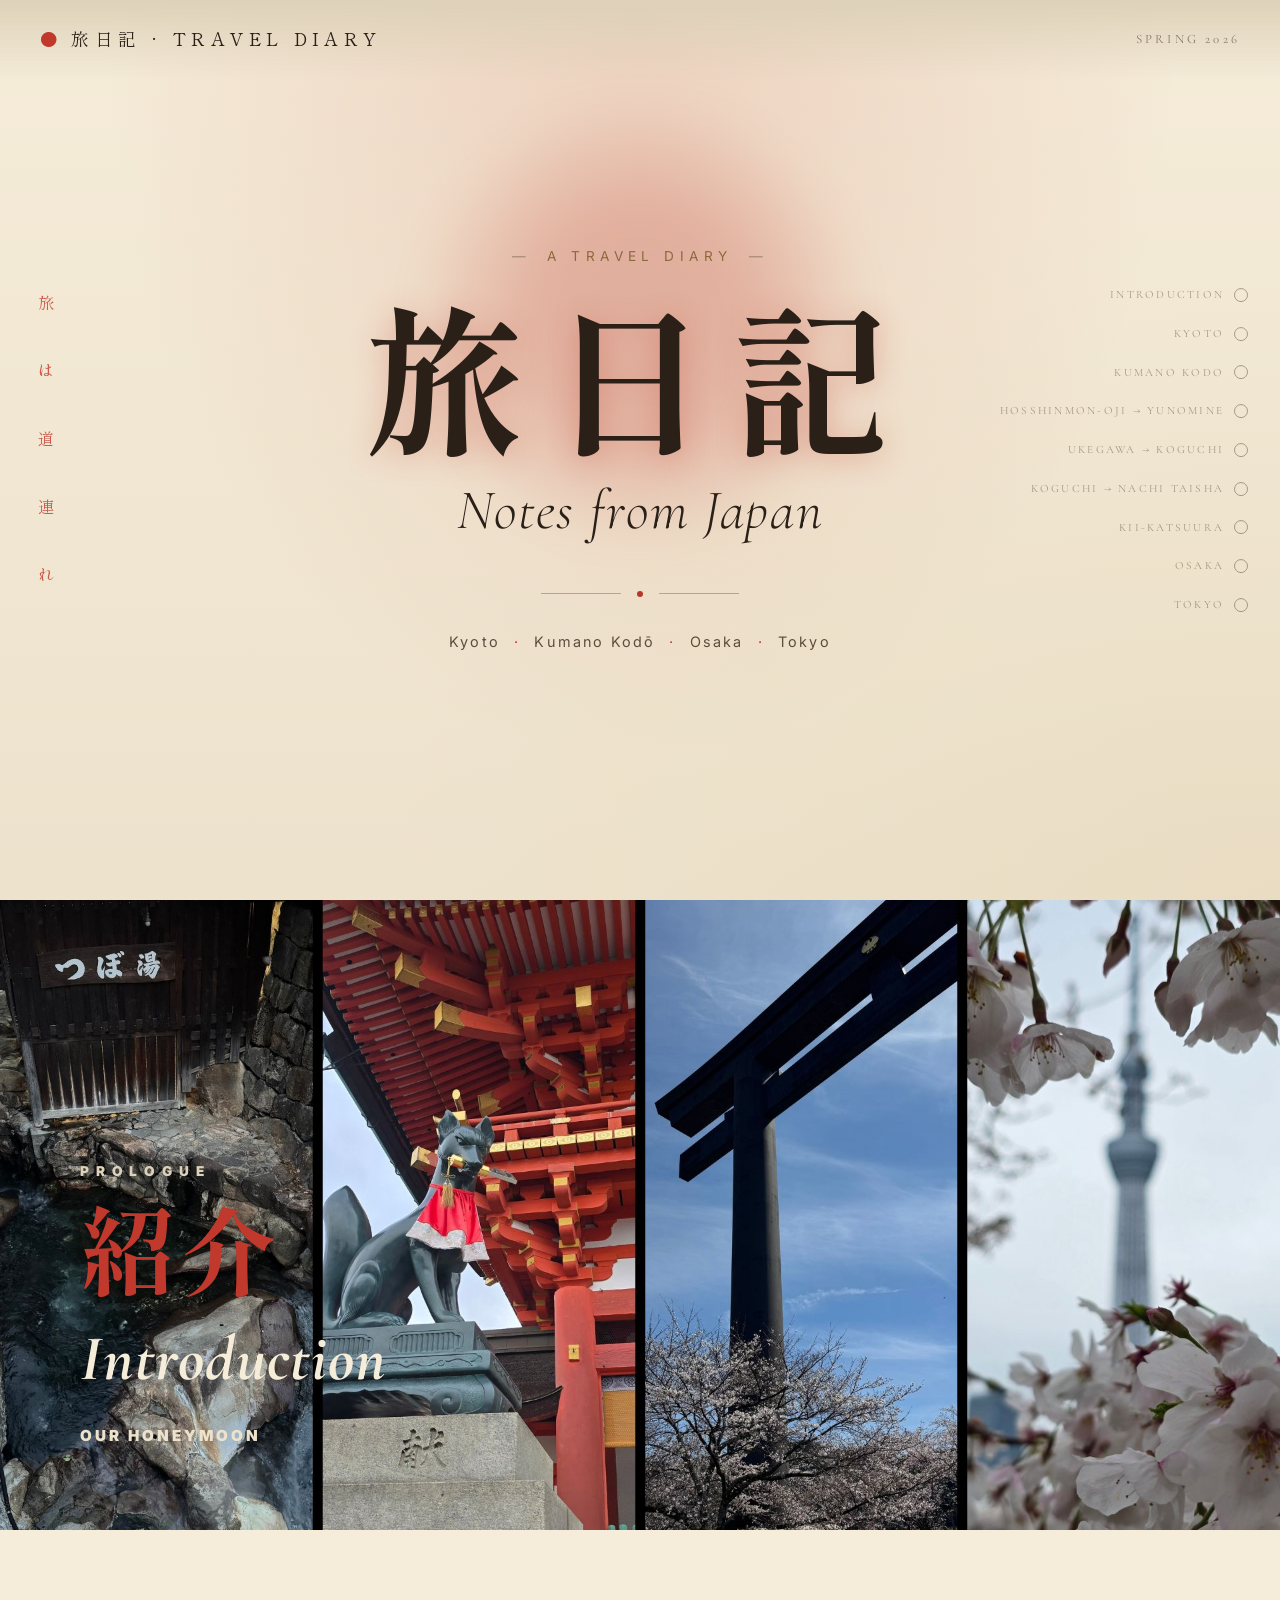
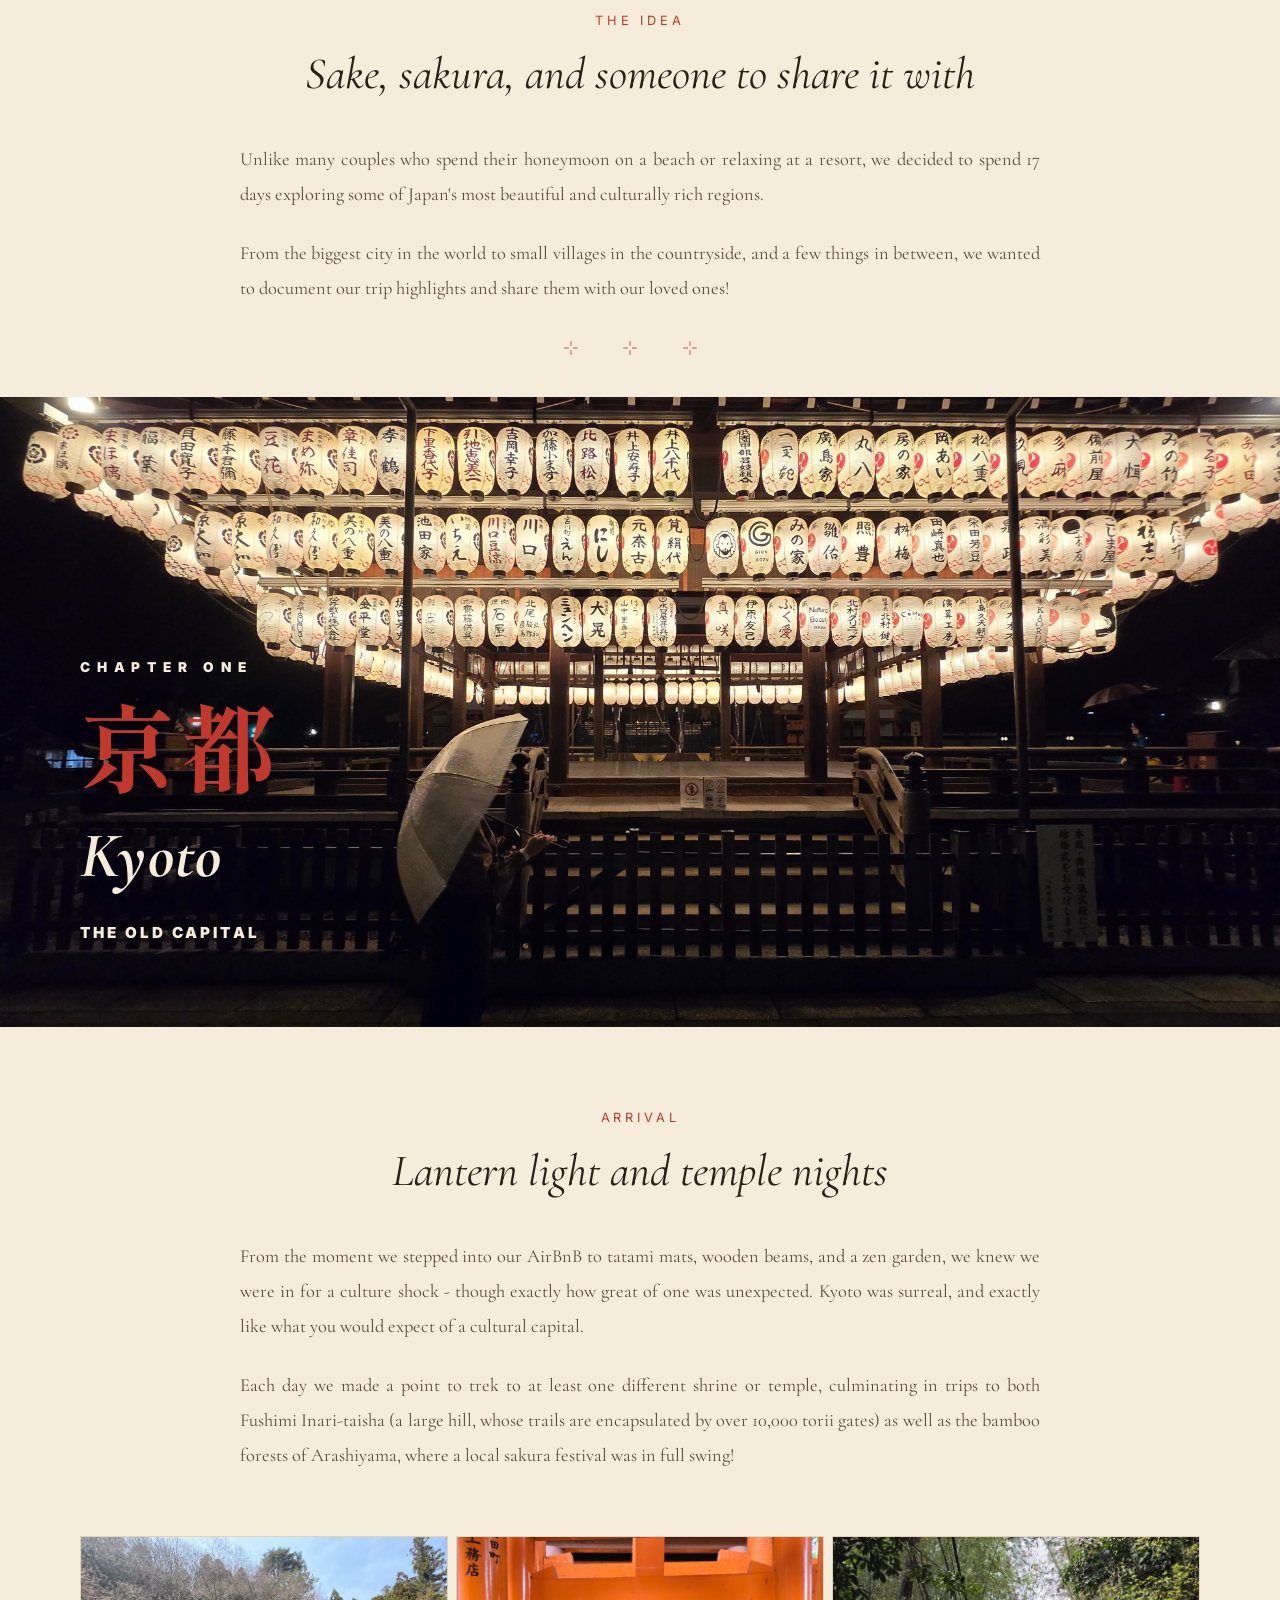
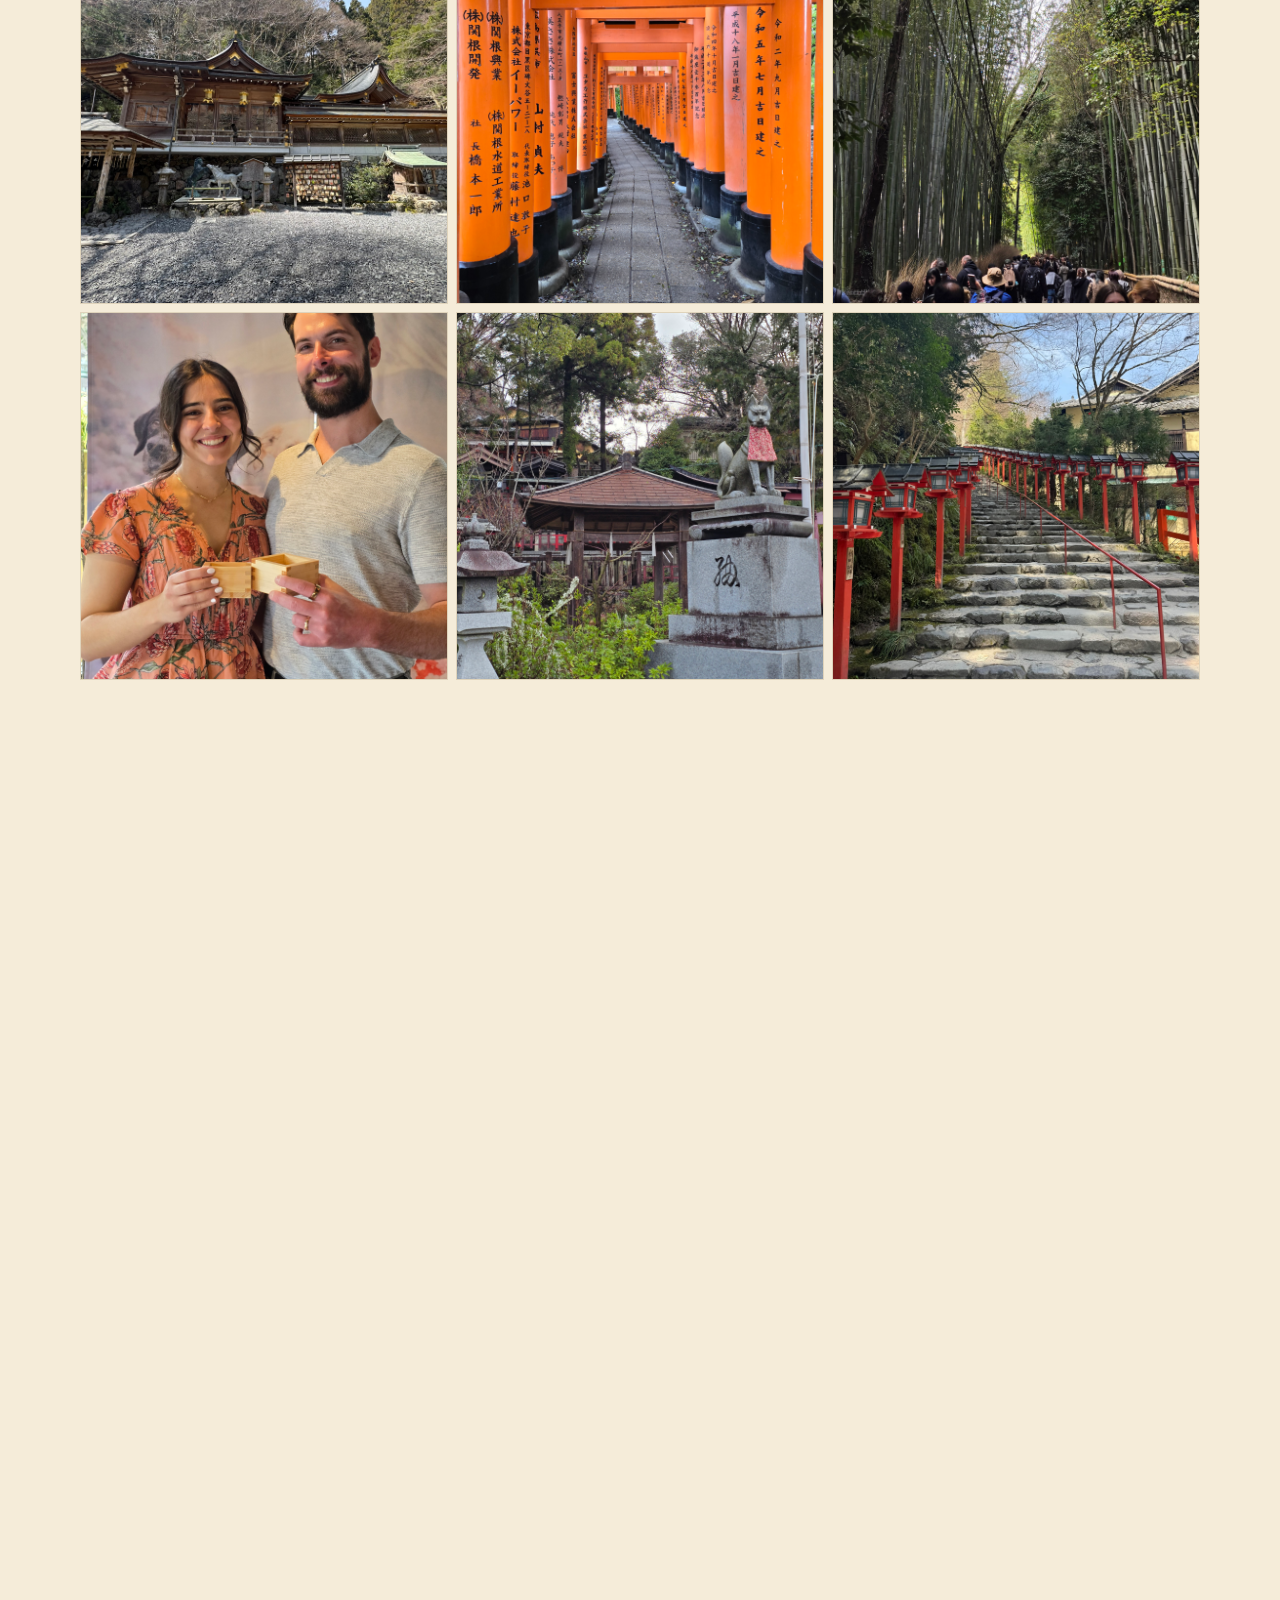
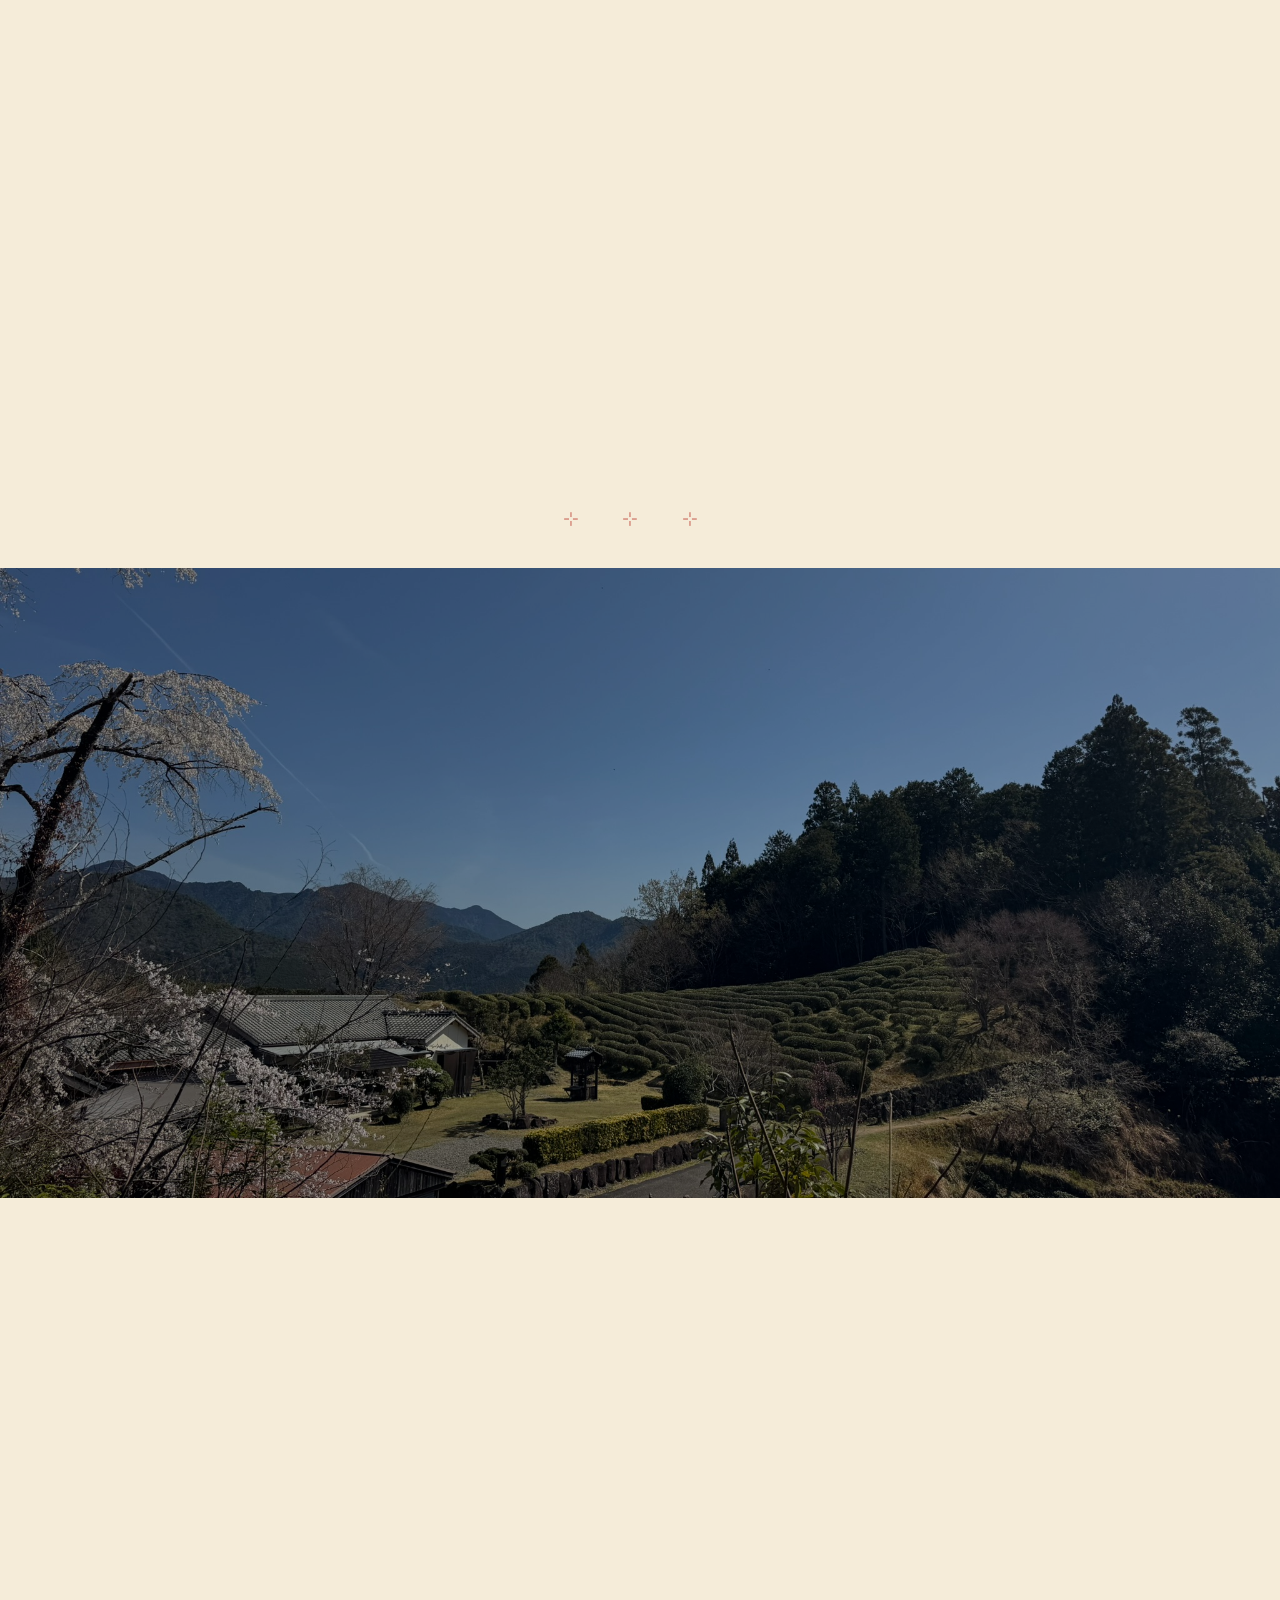
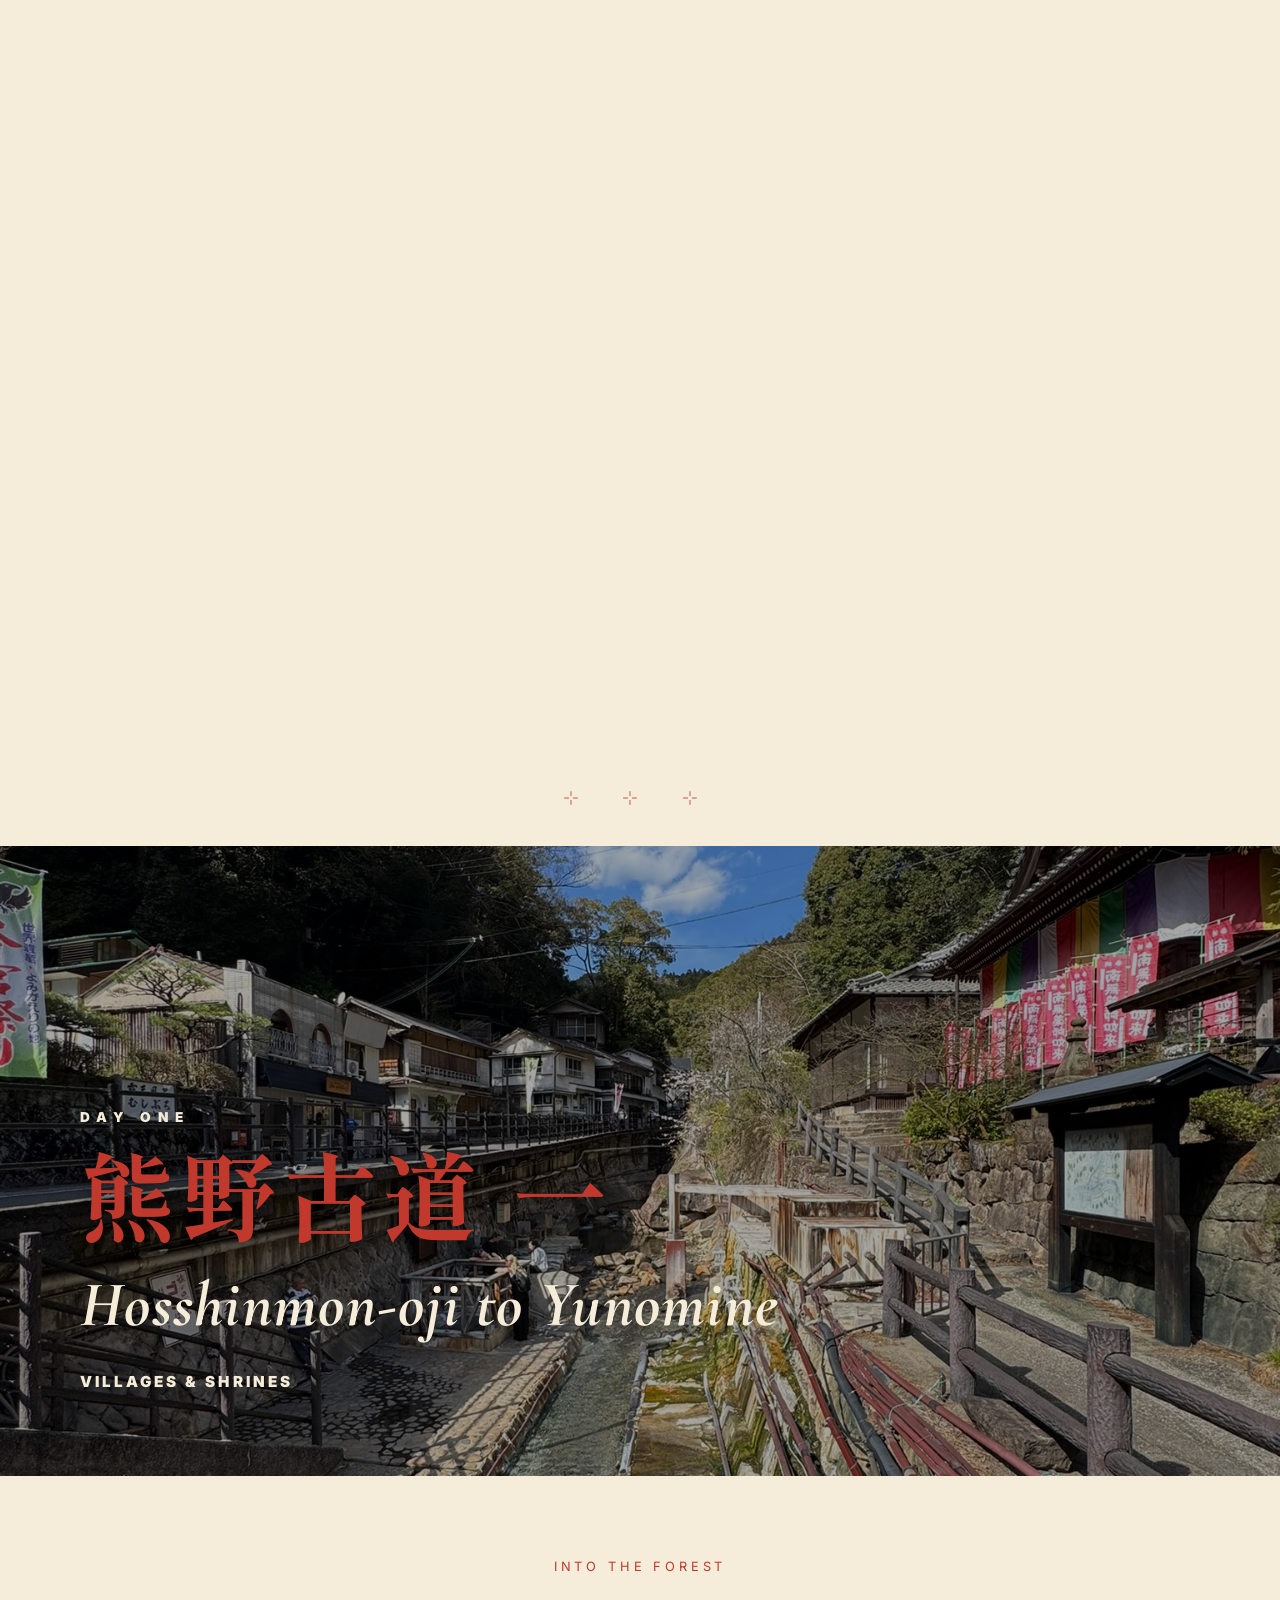
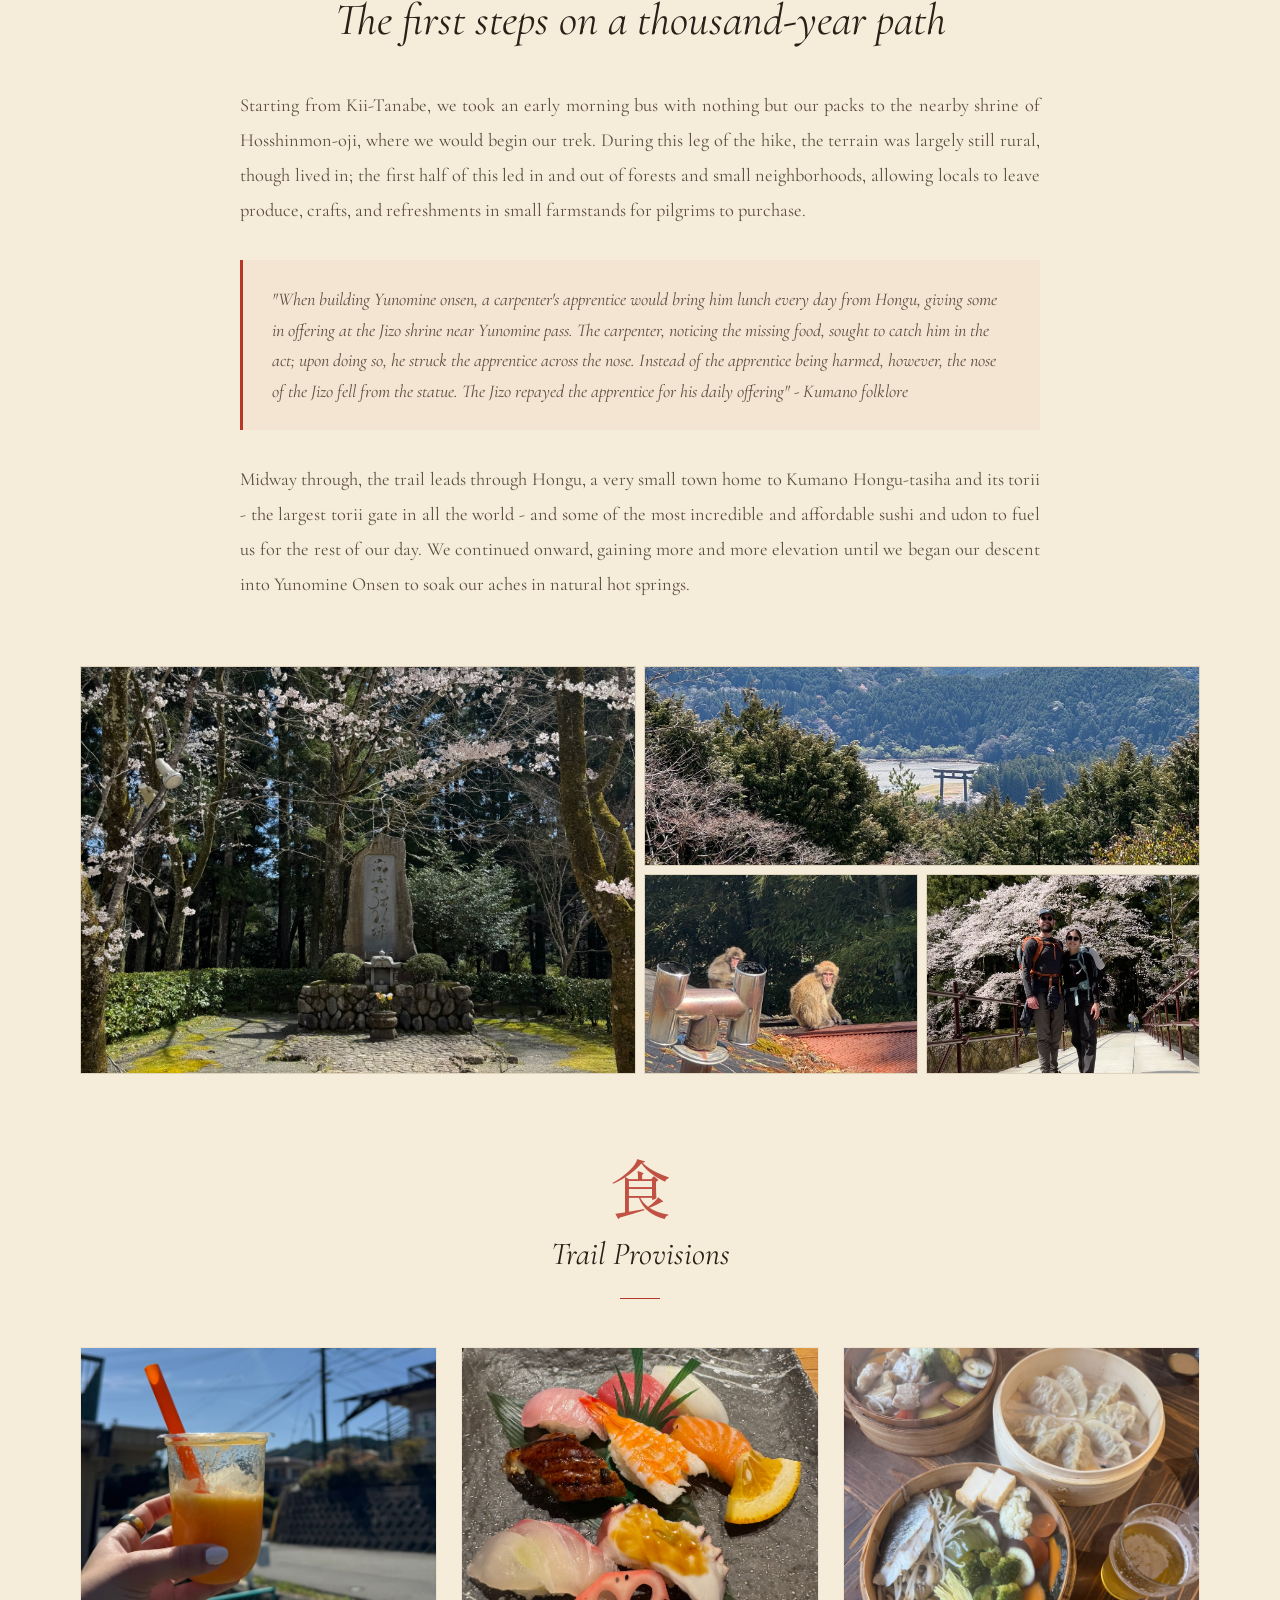
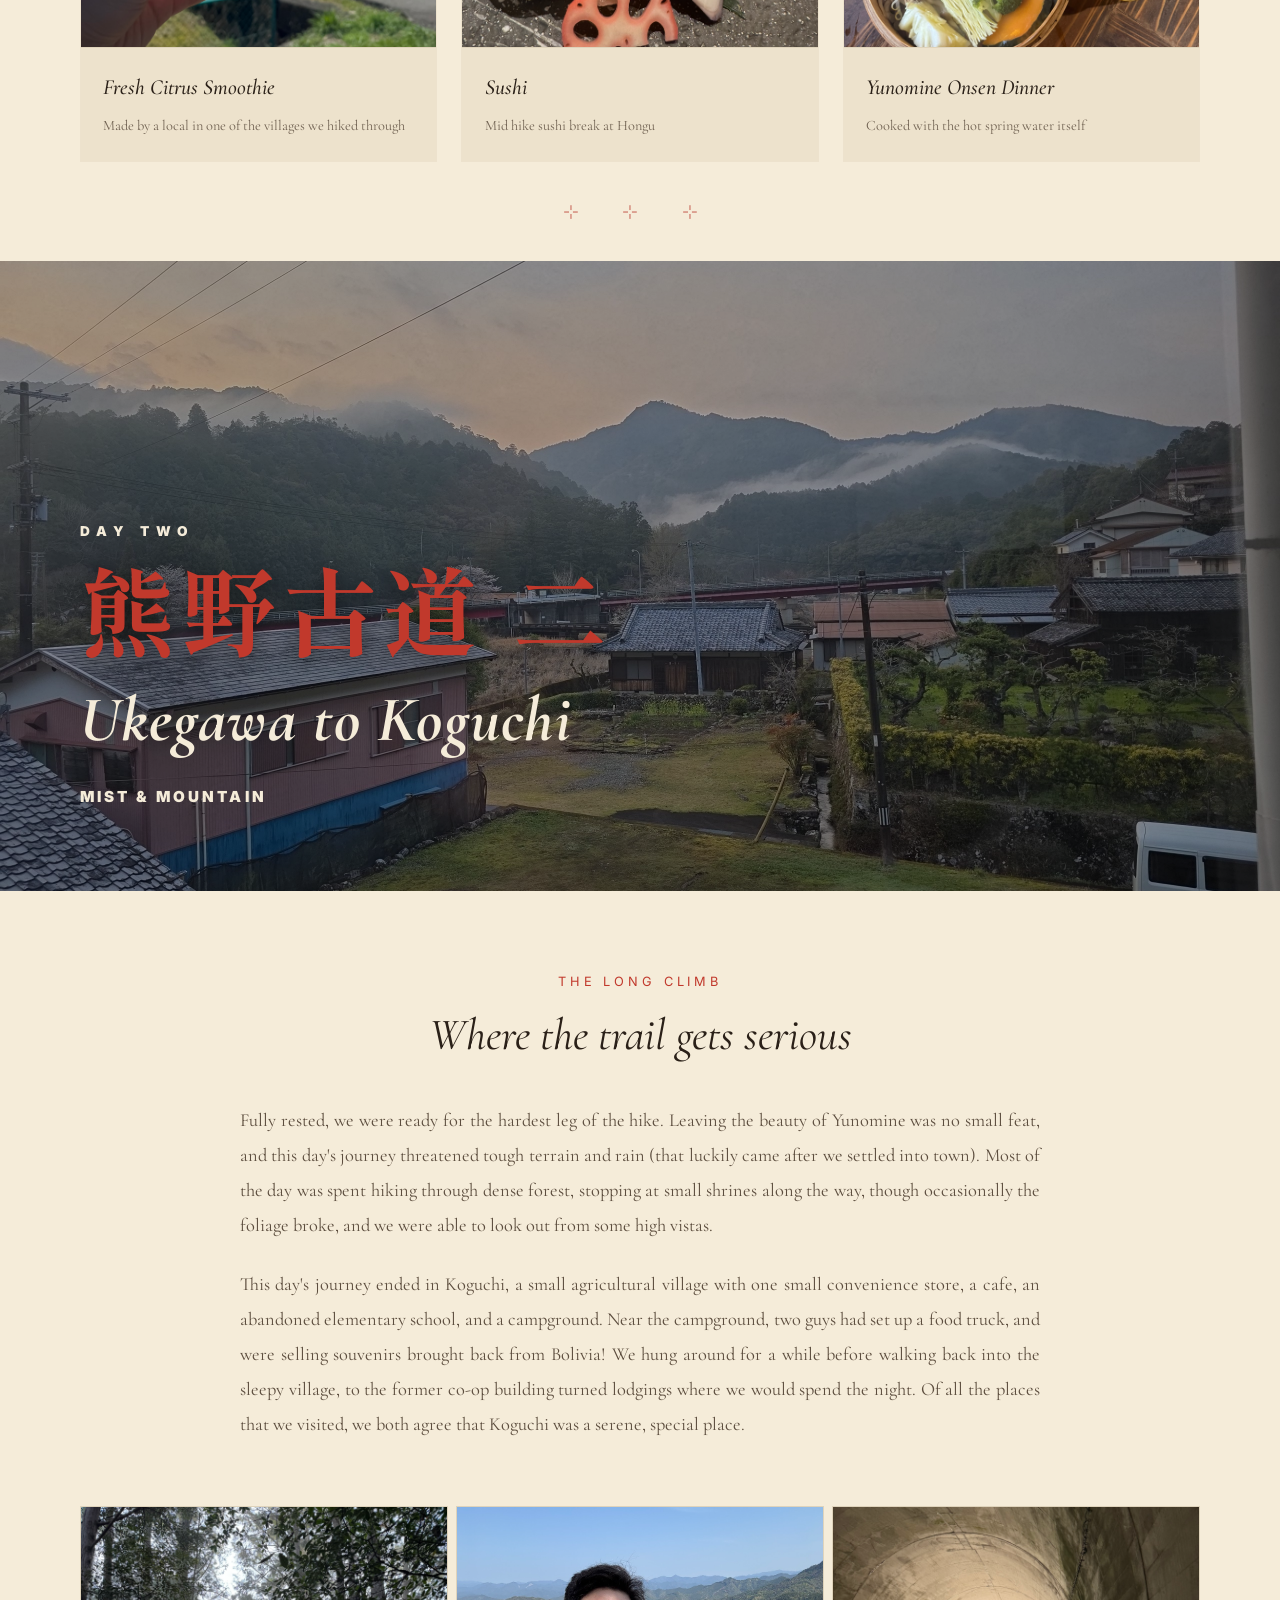
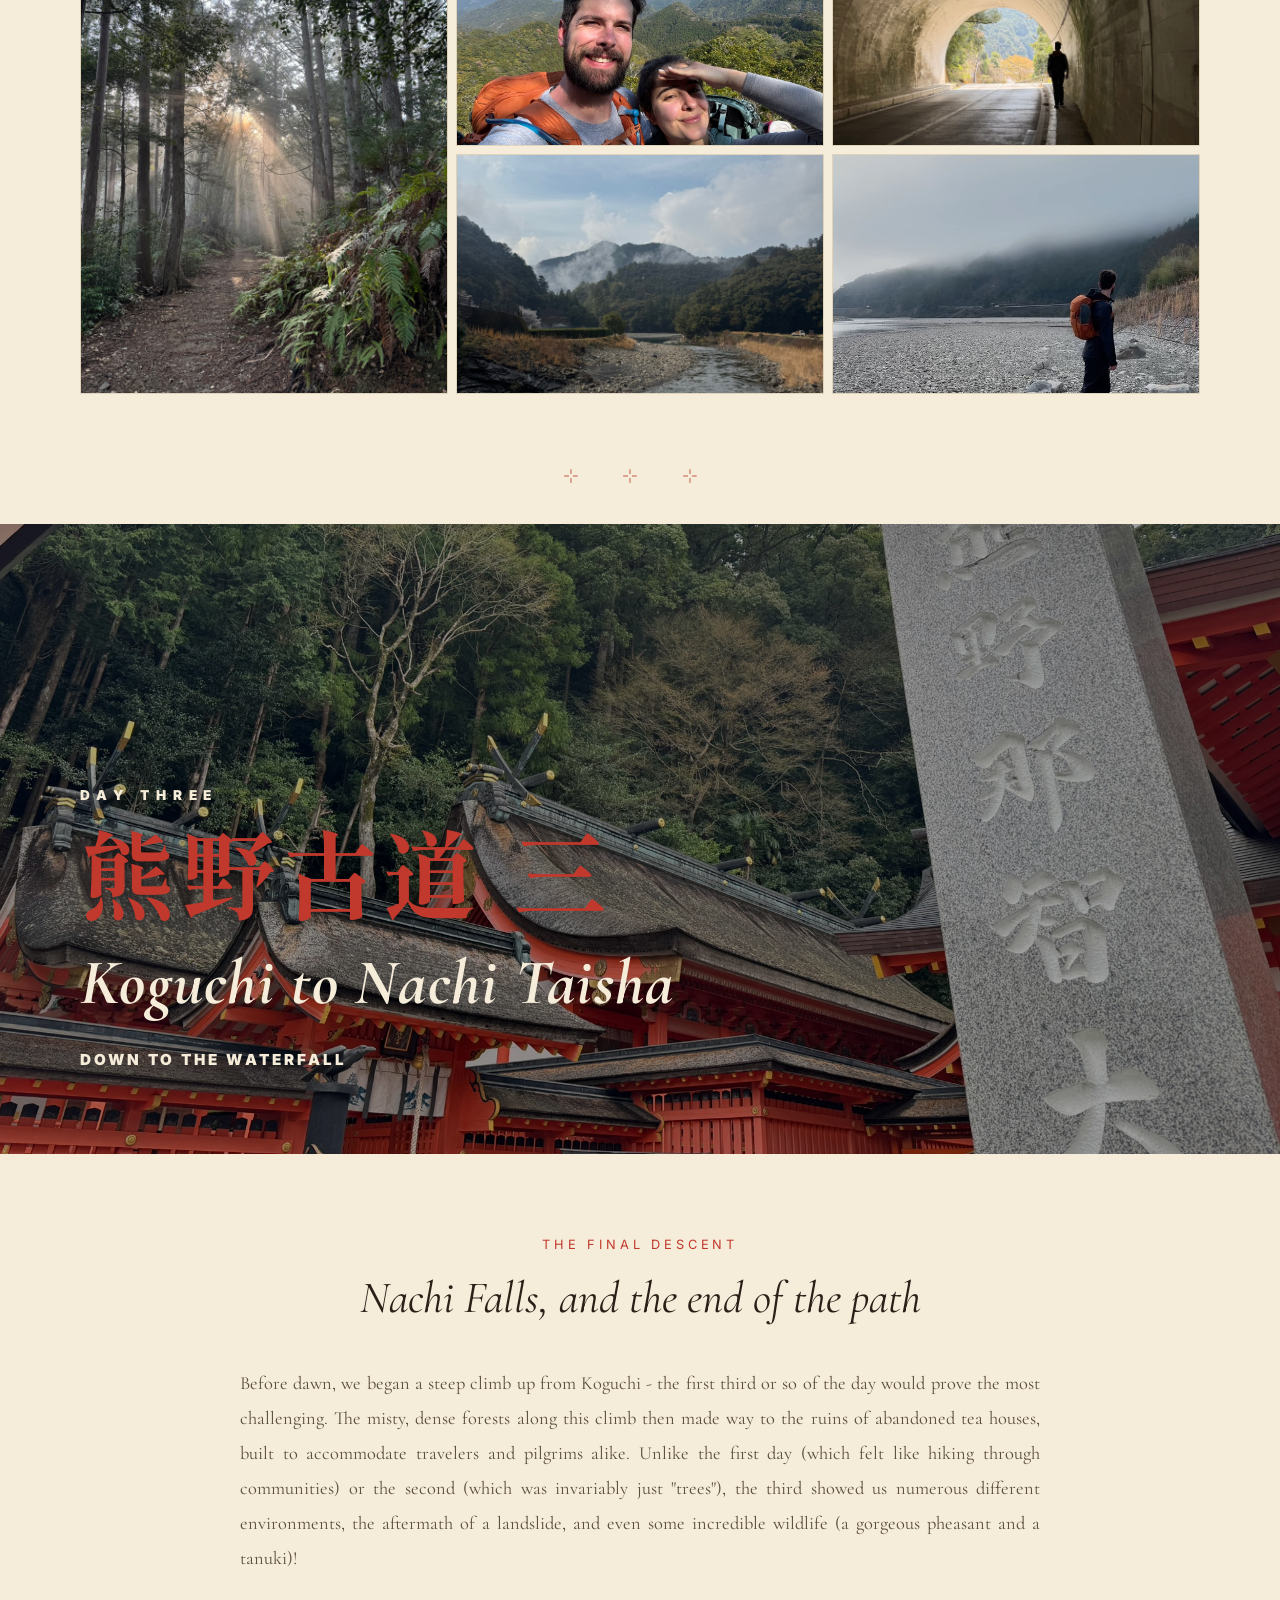
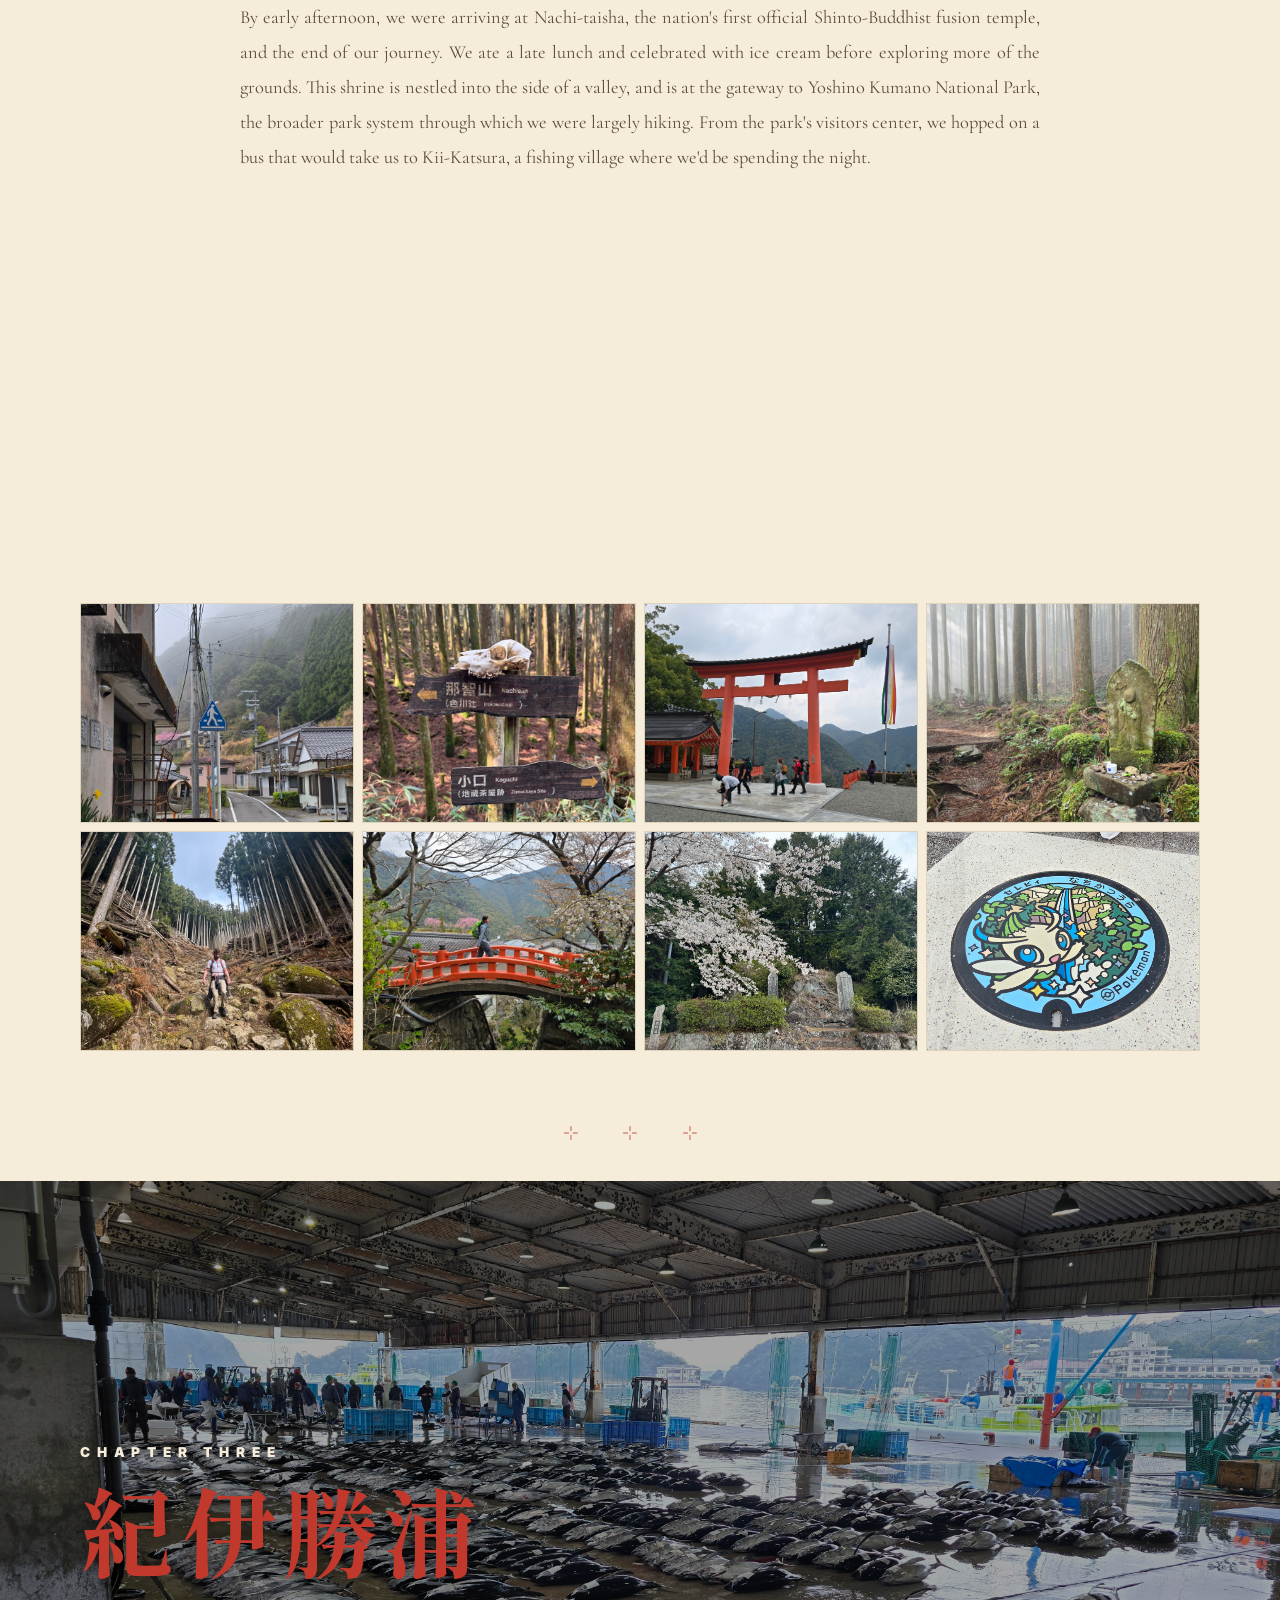
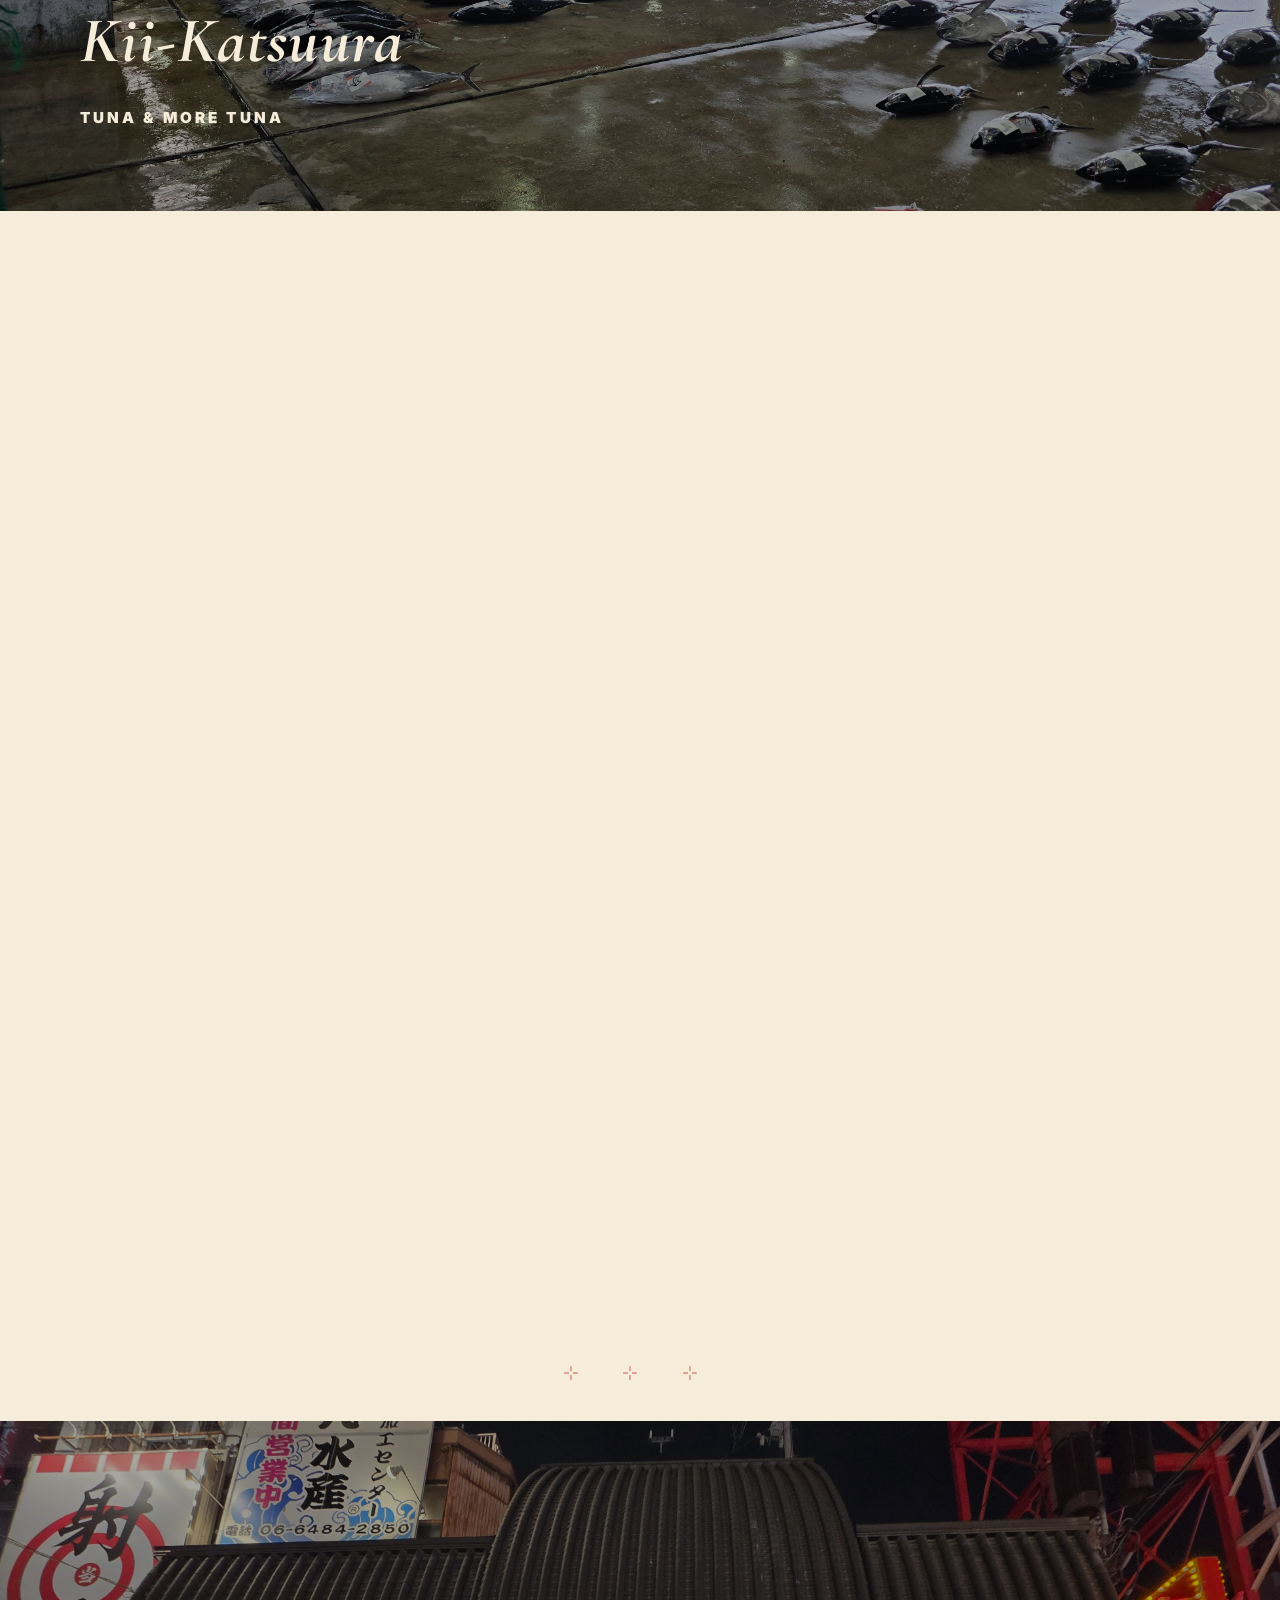
<file: index.html>
<!DOCTYPE html>
<html lang="en">

<head>
  <meta charset="UTF-8">
  <meta name="viewport" content="width=device-width, initial-scale=1.0">
  <title>旅日記 — Travel Diary, Japan</title>
  <link rel="preconnect" href="https://fonts.googleapis.com">
  <link rel="preconnect" href="https://fonts.gstatic.com" crossorigin>
  <link
    href="https://fonts.googleapis.com/css2?family=Shippori+Mincho:wght@400;500;600;700;800&family=Cormorant+Garamond:ital,wght@0,300;0,400;0,500;0,600;1,400&family=Noto+Serif+JP:wght@300;400;500;600;700&family=Inter:wght@300;400;500;600&display=swap"
    rel="stylesheet">
  <link rel="stylesheet" href="styles.css">
</head>

<body>

  <!-- ============ TOP BAR ============ -->
  <div class="top-bar">
    <div class="brand"><span class="accent">●</span>旅日記 · TRAVEL DIARY</div>
    <div class="top-meta">Spring 2026</div>
  </div>

  <!-- ============ SIDE NAV ============ -->
  <nav class="side-nav">
    <a href="#intro" class="nav-dot">Introduction</a>
    <a href="#kyoto" class="nav-dot">Kyoto</a>
    <a href="#kumano1" class="nav-dot">Kumano Kodo</a>
    <a href="#kumano2" class="nav-dot">HOSSHINMON-OJI → Yunomine</a>
    <a href="#kumano3" class="nav-dot">ukegawa → koguchi</a>
    <a href="#kumano4" class="nav-dot">Koguchi → nachi taisha</a>
    <a href="#katsuura" class="nav-dot">Kii-Katsuura</a>
    <a href="#osaka" class="nav-dot">Osaka</a>
    <a href="#tokyo" class="nav-dot">Tokyo</a>
  </nav>

  <!-- ============ HERO ============ -->
  <header class="hero">
    <div class="hero-sun"></div>
    <div class="hero-kanji-vertical">旅 は 道 連 れ</div>
    <div class="hero-content">
      <div class="hero-eyebrow">A Travel Diary</div>
      <div class="hero-kanji">旅日記</div>
      <h1 class="hero-title">Notes from Japan</h1>
      <div class="hero-divider">
        <span class="line"></span>
        <span class="dot"></span>
        <span class="line"></span>
      </div>
      <p class="hero-route">
        Kyoto <span>·</span> Kumano Kodō <span>·</span> Osaka <span>·</span> Tokyo
      </p>
    </div>
  </header>

  <!-- ============ INTRODUCTION ============ -->
  <section class="city" id="intro">
    <div class="city-banner">
      <div class="intro-image">
        <img src="./0_overall/intro-banner.jpg" style="width:100%;height:100%;object-fit:cover;">
      </div>
      <div class="city-banner-content">
        <div class="prologue">Prologue</div>
        <div class="city-banner-kanji">紹介</div>
        <h2 class="intro-banner-title">Introduction</h2>
        <div class="intro-banner-tag">Our Honeymoon</div>
      </div>
    </div>

    <div class="city-body">
      <article class="story" style="margin-bottom: 0;">
        <div class="story-eyebrow">The Idea</div>
        <h3>Sake, sakura, and someone to share it with</h3>
        <p>Unlike many couples who spend their honeymoon on a beach or relaxing at a resort, we decided to spend 17 days
          exploring some of Japan's most beautiful and culturally rich regions.</p>
        <p>From the biggest city in the world to small villages in the countryside, and a few things in between, we
          wanted to document our trip highlights and share them with our loved ones!</p>
      </article>
  </section>

  <div class="scene-break"><span class="glyph">⊹ ⊹ ⊹</span></div>


  <!-- ============ KYOTO ============ -->
  <section class="city" id="kyoto">
    <div class="city-banner">
      <div class="banner-image">
        <img src="./1_kyoto/kyoto-4.jpeg" style="width:100%;height:100%;object-fit:cover;object-position:center;">
      </div>
      <div class="city-banner-content">
        <div class="city-number">Chapter One</div>
        <div class="city-banner-kanji">京都</div>
        <h2 class="city-banner-title">Kyoto</h2>
        <div class="city-banner-tag">The Old Capital</div>
      </div>
    </div>

    <div class="city-body">

      <article class="story">
        <div class="story-eyebrow">Arrival</div>
        <h3>Lantern light and temple nights</h3>
        <p>From the moment we stepped into our AirBnB to tatami mats, wooden beams, and a zen garden, we knew we were in
          for a culture shock - though exactly how great of one was unexpected. Kyoto was surreal, and exactly like what
          you would expect of a cultural capital.</p>

        <p>Each day we made a point to trek to at least one different shrine or temple, culminating in trips to both
          Fushimi Inari-taisha
          (a large hill, whose trails are encapsulated by over 10,000 torii gates) as well as the bamboo forests of
          Arashiyama, where a local sakura festival was in full swing! </p>
      </article>

      <div class="photo-mosaic mosaic-uniform kyoyo">
        <div class="photo"><img src="./1_kyoto/kyoto-11.jpeg"></div>
        <div class="photo"><img src="./1_kyoto/kyoto-2.jpeg"></div>
        <div class="photo"><img src="./1_kyoto/kyoto-6.jpeg"></div>
        <div class="photo"><img src="./1_kyoto/kyoto-22.jpeg"></div>
        <div class="photo"><img src="./1_kyoto/kyoto-10.jpeg"></div>
        <div class="photo"><img src="./1_kyoto/kyoto-23.jpeg"></div>
      </div>

      <article class="story">
        <div class="story-eyebrow">Uji</div>
        <h3>A quick trip to the matcha capital</h3>
        <p>With a love of matcha to be satisfied, we decided to take a small trip (~30 minutes by train) to Uji, the
          matcha capital of Japan! Needless to say, we returned home
          with a carry-on's worth of matcha, hojicha, and tea cakes.</p>

        <div class="pull">"Yeah - this might be the best thing I've ever tasted." - Carole, one bite into a sakura and
          black sesame matcha affogato.</div>

        <p>Unfortunately, we were unable to get reservations at the Nintendo Museum there, but after some tea and
          snacks, we were able to visit Byodoin temple -
          an absolutely gorgeous buddhist temple and museum whose central gilded sanctuary was dubbed "The Phoenix
          Hall". </p>
      </article>

      <div class="photo-mosaic mosaic-uniform uji">
        <div class="photo"><img src="./1_kyoto/uji/uji-9.jpeg"></div>
        <div class="photo"><img src="./1_kyoto/uji/uji-2.jpg"></div>
        <div class="photo"><img src="./1_kyoto/uji/uji-8.jpeg"></div>
        <div class="photo"><img src="./1_kyoto/uji/uji-5.jpeg"></div>
      </div>

      <div class="food-block">
        <div class="food-header">
          <div class="ji">ポケモン</div>
          <h3>Pokemon Covers of Kyoto & Uji</h3>
        </div>
        <div class="food-list pokemon">
          <div class="dish">
            <div class="dish-img">
              <img src="./1_kyoto/pokemon-1.jpeg">
            </div>
          </div>
          <div class="dish">
            <div class="dish-img">
              <img src="./1_kyoto/pokemon-2.jpeg">
            </div>
          </div>
          <div class="dish">
            <div class="dish-img">
              <img src="./1_kyoto/pokemon-3.jpeg">
            </div>
          </div>
          <div class="dish">
            <div class="dish-img">
              <img src="./1_kyoto/uji/pokemon-1.jpg">
            </div>
          </div>
        </div>
      </div>
    </div>
  </section>

  <div class="scene-break"><span class="glyph">⊹ ⊹ ⊹</span></div>

  <!-- ============ KUMANO KODO 1 ============ -->
  <section class="city" id="kumano1">
    <div class="city-banner">
      <div class="banner-image">
        <img src="./2_kumano-kodo/kumano-1.jpeg"
          style="width:100%;height:100%;object-fit:cover;object-position:bottom;">
      </div>
      <div class="city-banner-content">
        <div class="city-number">Chapter Two</div>
        <div class="city-banner-kanji">熊野古道</div>
        <h2 class="city-banner-title">Kumano Kodō</h2>
        <div class="city-banner-tag">The Pilgrimage Trail</div>
      </div>
    </div>

    <div class="city-body">
      <div class="stats-strip">
        <div class="stat">
          <div class="stat-num">3</div>
          <div class="stat-lbl">Days</div>
        </div>
        <div class="stat">
          <div class="stat-num">29.29</div>
          <div class="stat-lbl">Miles</div>
        </div>
        <div class="stat">
          <div class="stat-num">7,897</div>
          <div class="stat-lbl">Elevation Gain (ft)</div>
        </div>
        <div class="stat">
          <div class="stat-num">Countless</div>
          <div class="stat-lbl">Shrines</div>
        </div>
      </div>

      <article class="story">
        <div class="story-eyebrow">Kii Mountains</div>
        <h3>Enter the forest. Leave the noise</h3>
        <p>In order to psych ourselves up to tackle the largest city in the world, we decided to get in sometime away
          from any people, hustle, and bustle. The Kumano Kodo is a UNESCO recognized
          cultural pilgrimage across the Kii peninsula, traveled by nobles who wished to cleanse their being of their
          past and present selves. As it happens, the Kumano region is recognized as a place where one dies and comes
          back to life anew.
        </p>
        <p>So we traveled south along the coast to our lodgings in the (western) coastal town of Kii-Tanabe, making sure
          to stop by the cultural heritage center to receive our UNESCO passports to stamp at
          shrines along the way, and set to rest.
        </p>
      </article>

      <div class="photo-mosaic mosaic-uniform kumano-overview">
        <div class="photo"><img src="./3_kumano-1/kumano-1.jpeg"></div>
        <div class="photo"><img src="./2_kumano-kodo/kumano-2.jpeg"></div>
        <div class="photo"><img src="./3_kumano-1/kumano-9.jpeg"></div>
      </div>

      <article class="story" style="padding-bottom:0;margin-bottom:0;">
        <p style="margin-bottom:0;">We were no strangers to strenuous hikes, though this - backpacking through a foreign
          land, with next to no understanding of the language and customs - would be a first for both of us. </p>
      </article>
    </div>
  </section>

  <div class="scene-break" style="padding-top: 1.75rem;"><span class="glyph">⊹ ⊹ ⊹</span></div>


  <!-- ============ KUMANO KODO 2 ============ -->
  <section class="city" id="kumano2">
    <div class="city-banner">
      <div class="banner-image">
        <img src="./3_kumano-1/kumano-24.jpeg" style="width:100%;height:100%;object-fit:cover;">
      </div>
      <div class="city-banner-content">
        <div class="city-number">Day One</div>
        <div class="city-banner-kanji">熊野古道 一 </div>
        <h2 class="city-banner-title">Hosshinmon-oji to Yunomine</h2>
        <div class="city-banner-tag">Villages & Shrines</div>
      </div>
    </div>

    <div class="city-body">
      <article class="story">
        <div class="story-eyebrow">Into the Forest</div>
        <h3>The first steps on a thousand-year path</h3>
        <p>Starting from Kii-Tanabe, we took an early morning bus with nothing but our
          packs to the nearby shrine of Hosshinmon-oji, where we would begin our trek.
          During this leg of the hike, the terrain was largely still rural, though lived in; the first half of this led in
          and out of forests and small neighborhoods, allowing locals to leave produce, crafts, and refreshments in
          small farmstands
          for pilgrims to purchase.</p>
        <div class="pull">"When building Yunomine onsen, a carpenter's apprentice would bring him lunch every day from
          Hongu, giving some in offering at the Jizo shrine near Yunomine pass. The carpenter, noticing the missing
          food, sought to catch him in the act;
          upon doing so, he struck the apprentice across the nose. Instead of the apprentice being harmed, however, the
          nose of the Jizo fell from the statue. The Jizo repayed the apprentice for his daily offering" - Kumano
          folklore </div>
        <p>Midway through, the trail leads through Hongu, a very small town home to Kumano Hongu-tasiha and its torii -
          the largest torii gate in all the world - and some of the most incredible and affordable sushi and udon to
          fuel us for the rest of our day.
          We continued onward, gaining more and more elevation until we began our descent into Yunomine Onsen to soak
          our aches in natural hot springs.
        </p>
      </article>

      <div class="photo-mosaic mosaic-b">
        <div class="photo">
          <img src="./3_kumano-1/kumano-5.jpeg">
        </div>
        <div class="photo">
          <img src="./3_kumano-1/kumano-7.jpeg" style="object-position: 25% 75%;">
        </div>
        <div class="photo">
          <img src="./3_kumano-1/kumano-20.jpeg">
        </div>
        <div class="photo">
          <img src="./3_kumano-1/kumano-27.png">
        </div>
      </div>

      <div class="food-block">
        <div class="food-header">
          <div class="ji">食</div>
          <h3>Trail Provisions</h3>
        </div>
        <div class="food-list">
          <div class="dish">
            <div class="dish-img">
              <img src="./3_kumano-1/kumano-30.jpeg">
            </div>
            <div class="dish-body">
              <h4>Fresh Citrus Smoothie</h4>
              <p>Made by a local in one of the villages we hiked through</p>
            </div>
          </div>
          <div class="dish">
            <div class="dish-img">
              <img src="./3_kumano-1/kumano-31.jpeg" style="object-position: center;">
            </div>
            <div class="dish-body">
              <h4>Sushi</h4>
              <p>Mid hike sushi break at Hongu</p>
            </div>
          </div>
          <div class="dish">
            <div class="dish-img">
              <img src="./3_kumano-1/kumano-19.jpeg" style="object-position: center;">
            </div>
            <div class="dish-body">
              <h4>Yunomine Onsen Dinner</h4>
              <p>Cooked with the hot spring water itself</p>
            </div>
          </div>
        </div>
      </div>
  </section>

  <div class="scene-break"><span class="glyph">⊹ ⊹ ⊹</span></div>

  <!-- ============ KUMANO KODO 3 ============ -->
  <section class="city" id="kumano3">
    <div class="city-banner">
      <div class="banner-image">
        <img src="./4_kumano-2/kumano-11.jpeg" style="width:100%;height:100%;object-fit:cover;">
      </div>
      <div class="city-banner-content">
        <div class="city-number">Day Two</div>
        <div class="city-banner-kanji">熊野古道 二</div>
        <h2 class="city-banner-title">Ukegawa to Koguchi</h2>
        <div class="city-banner-tag">Mist & Mountain</div>
      </div>
    </div>

    <div class="city-body">
      <article class="story">
        <div class="story-eyebrow">The Long Climb</div>
        <h3>Where the trail gets serious</h3>
        <p>Fully rested, we were ready for the hardest leg of the hike. Leaving the beauty of Yunomine was no small
          feat, and this day's journey threatened tough terrain and rain (that luckily came after we settled into town).
          Most of the day was spent hiking through dense forest, stopping at small shrines along the way, though
          occasionally the foliage broke, and we were able to look out from some high vistas.</p>

        <p>This day's journey ended in Koguchi, a small agricultural village with one small convenience store, a cafe,
          an abandoned elementary school, and a campground. Near the campground, two guys had set up a food truck, and
          were selling souvenirs
          brought back from Bolivia! We hung around for a while before walking back into the sleepy village, to the
          former co-op building turned lodgings where we would spend the night. Of all the places that we visited, we
          both agree that Koguchi
          was a serene, special place.
        </p>
      </article>

      <div class="photo-mosaic mosaic-portrait-4">
        <div class="photo"><img src="./4_kumano-2/kumano-6.jpeg"></div>
        <div class="photo"><img src="./4_kumano-2/kumano-14.jpeg"></div>
        <div class="photo"><img src="./4_kumano-2/kumano-10.jpeg"></div>
        <div class="photo"><img src="./4_kumano-2/kumano-12.jpeg"></div>
        <div class="photo"><img src="./4_kumano-2/kumano-16.jpeg"></div>
      </div>
    </div>
  </section>

  <div class="scene-break"><span class="glyph">⊹ ⊹ ⊹</span></div>

  <!-- ============ KUMANO KODO 4 ============ -->
  <section class="city" id="kumano4">
    <div class="city-banner">
      <div class="banner-image">
        <img src="./5_kumano-3/kumano-41.jpeg" style="width:100%;height:100%;object-fit:cover;object-position:bottom;">
      </div>
      <div class="city-banner-content">
        <div class="city-number">Day Three</div>
        <div class="city-banner-kanji">熊野古道 三</div>
        <h2 class="city-banner-title">Koguchi to Nachi Taisha</h2>
        <div class="city-banner-tag">Down to the waterfall</div>
      </div>
    </div>

    <div class="city-body">
      <article class="story">
        <div class="story-eyebrow">The Final Descent</div>
        <h3>Nachi Falls, and the end of the path</h3>
        <p>Before dawn, we began a steep climb up from Koguchi - the first third or so of the day would prove the most
          challenging. The misty, dense forests along this climb then made way to the ruins of abandoned tea houses,
          built to accommodate travelers and
          pilgrims alike. Unlike the first day (which felt like hiking through communities) or the second (which was
          invariably just "trees"), the third showed us numerous different environments, the aftermath of a landslide,
          and even some incredible wildlife (a gorgeous pheasant and a tanuki)!</p>

        <p>By early afternoon, we were arriving at Nachi-taisha, the nation's first official Shinto-Buddhist fusion
          temple, and the end of our journey. We ate a late lunch and celebrated with ice cream before exploring more of
          the grounds. This shrine is nestled into the side of a valley,
          and is at the gateway to Yoshino Kumano National Park, the broader park system through which we were largely
          hiking. From the park's visitors center, we hopped on a bus that would take us to Kii-Katsura, a fishing
          village where we'd be spending the night.
        </p>
      </article>

      <div class="photo-mosaic mosaic-2col">
        <div class="photo"><img src="./5_kumano-3/kumano-31.jpeg" style="object-position: bottom;">
        </div>
        <div class="photo"><img src="./5_kumano-3/kumano-38.jpeg"></div>
      </div>

      <div class="photo-mosaic mosaic-4x2">
        <div class="photo"><img src="./5_kumano-3/kumano-42.jpeg"></div>
        <div class="photo"><img src="./5_kumano-3/kumano-40.jpeg"></div>
        <div class="photo"><img src="./5_kumano-3/kumano-39.jpeg"></div>
        <div class="photo"><img src="./5_kumano-3/kumano-2.jpeg"></div>
        <div class="photo"><img src="./5_kumano-3/kumano-13.jpeg"></div>
        <div class="photo"><img src="./5_kumano-3/kumano-36.jpeg"></div>
        <div class="photo"><img src="./5_kumano-3/kumano-10.jpeg"></div>
        <div class="photo"><img src="./5_kumano-3/kumano-24.jpeg" style="object-position: bottom;">
        </div>
      </div>


    </div>
  </section>

  <div class="scene-break"><span class="glyph">⊹ ⊹ ⊹</span></div>

  <!-- ============ KII KATSUURA ============ -->
  <section class="city" id="katsuura">
    <div class="city-banner">
      <div class="banner-image">
        <img src="./6_kii-katsuura/kii-katsuura-6.jpeg"
          style="width:100%;height:100%;object-fit:cover;object-position:center;">
      </div>
      <div class="city-banner-content">
        <div class="city-number">Chapter Three</div>
        <div class="city-banner-kanji">紀伊勝浦</div>
        <h2 class="city-banner-title">Kii-Katsuura</h2>
        <div class="city-banner-tag">Tuna & More Tuna</div>
      </div>
    </div>

    <div class="city-body">
      <article class="story">
        <div class="story-eyebrow">Sea Air</div>
        <h3>The freshest tuna we'll ever eat</h3>
        <p>We arrived in Kii-Katsura just before sunset, so we checked into our gorgeous accommodations and sought
          dinner - when in fishing village on the Pacific coast of Japan, what else could you want other than sushi?
          We located a local sushi counter, joining some familiar fellow pilgrims, new friends ranging from the
          Netherlands to the faraway reaches of Littleton Colorado (a mere 20 minutes from our own home), and reveled in
          our
          triumph while reflecting on our journey with a solemn reverence.
        </p>
        <div class="pull">"It really doesn't get much fresher than this, does it?" - Ryan</div>
        <p>We made sure to wake up bright and early after the most violent thunderstorms either of us had ever witnessed
          (even having lived through numerous hurricanes) so that we could witness Kii-Katsura's main attraction - a
          tuna market's daily auction of the night's haul!
          Observing how these tuna were unloaded, assessed, and arrayed based on buyer was fascinating, though the true
          treat came immediately after. Next to the auction was a food hall, where restaurants would buy the daily catch
          and serve it for breakfast. We opted
          for "Mochi Tuna" rice bowls that were quite possibly the best tuna dishes we'll ever stand to have.
        </p>
      </article>

      <div class="photo-mosaic mosaic-uniform">
        <div class="photo"><img src="./6_kii-katsuura/kii-katsuura-3.jpeg"></div>
        <div class="photo"><img src="./6_kii-katsuura/kii-katsuura-8.jpeg" style="object-position: bottom;"></div>
        <div class="photo"><img src="./6_kii-katsuura/kii-katsuura-5.jpeg"></div>
      </div>

    </div>
  </section>

  <div class="scene-break"><span class="glyph">⊹ ⊹ ⊹</span></div>

  <!-- ============ OSAKA ============ -->
  <section class="city" id="osaka">
    <div class="city-banner">
      <div class="banner-image">
        <img src="./7_osaka/osaka-19.jpeg" style="width:100%;height:100%;object-fit:cover;object-position:90% 10%;">
      </div>
      <div class="city-banner-content">
        <div class="city-number">Chapter Four</div>
        <div class="city-banner-kanji">大阪</div>
        <h2 class="city-banner-title">Osaka</h2>
        <div class="city-banner-tag">City lights & theme parks</div>
      </div>
    </div>

    <div class="city-body">
      <article class="story">
        <div class="story-eyebrow">After the Quiet</div>
        <h3>Neon, noise, and street food</h3>
        <p>From Kii-Katsura, we took another train, this time to Osaka - a city known for its food and nightlife. We
          explored many of the busier areas of Dotonbori and were exposed to our new favorite meal (sukiyaki), though
          the crowds and Vegas-style lights and marquis proved fairly overstimulating.

        </p>

        <p>We were also able to enjoy Osaka Castle before peak times (though still incredibly busy), and ambled around
          its surrounding parks before making our way to Osaka's pottery row, where locals set up shop with handmade
          wares.</p>
      </article>

      <div class="photo-mosaic mosaic-a">
        <div class="photo">
          <img src="./7_osaka/osaka-13.jpeg" style="object-position: right;">
        </div>
        <div class="photo">
          <img src="./7_osaka/osaka-6.jpeg" style="object-position: bottom;">
        </div>
        <div class="photo">
          <img src="./7_osaka/osaka-18.jpeg">
        </div>
        <div class="photo">
          <img src="./7_osaka/osaka-17.jpeg">
        </div>
        <div class="photo">
          <img src="./7_osaka/osaka-10.jpeg" style="object-position:top;">
        </div>
      </div>

      <div class="food-block">
        <div class="food-header">
          <div class="ji">任天堂</div>
          <h3>Universal Studios Japan</h3>
          <p>Before leaving Osaka, we had to visit our very first international theme park - Universal Studios Japan!
            This experience was equal parts familiar and foreign, like a member of your extended family you haven't seen
            in years; we both knew what to expect,
            but also were able to be surprised when we least expected it! Many of the rides were similar, though the
            inclusion of dedicated Peanuts and Pokemon areas/attractions were welcomed additions by Carole and Ryan,
            respectively. Just before leaving, on a whim, we decided
            to get in line for a roller coaster themed as "Club Zedd", which ended up being the collective favorite of
            the day. Who knew Clarity would still be such a banger 14 years later?
          </p>
        </div>
        <div class="food-list universal">
          <div class="dish">
            <div class="dish-img">
              <img src="./7_osaka/osaka-4.jpeg" style="object-position: right;">
            </div>
          </div>
          <div class="dish">
            <div class="dish-img">
              <img src="./7_osaka/osaka-12.jpeg" style="object-position: center;">
            </div>
          </div>
          <div class="dish">
            <div class="dish-img">
              <img src="./7_osaka/osaka-15.jpeg" style="object-position: center;">
            </div>
          </div>
        </div>
      </div>
    </div>
  </section>

  <div class="scene-break"><span class="glyph">⊹ ⊹ ⊹</span></div>

  <!-- ============ TOKYO ============ -->
  <section class="city" id="tokyo">
    <div class="city-banner">
      <div class="banner-image">
        <img src="./8_tokyo/tokyo-11.jpeg" style="width:100%;height:100%;object-fit:cover;object-position:center;">

      </div>
      <div class="city-banner-content">
        <div class="city-number">Chapter Five · Final</div>
        <div class="city-banner-kanji">東京</div>
        <h2 class="city-banner-title">Tokyo</h2>
        <div class="city-banner-tag">A City of Villages</div>
      </div>
    </div>

    <div class="city-body">
      <article class="story">
        <div class="story-eyebrow">Finale</div>
        <h3>Not one city — many</h3>
        <p>Tokyo was too large and too varied to be accurately penned here. Despite being the most populous city metro
          in the world, so much land is covered that at no point did Tokyo feel overcrowded at all. So many different
          neighborhoods and pockets were drastically different from each other that any time we stepped above ground
          from the subway, it felt like we might as well have been in a new city. And there was ALWAYS something going
          on.
        </p>
        <div class="pull">"Why can't 7-Eleven be this good at home?!" - Carole, after her 5th morning konbini smoothie.
        </div>
        <p>We stumbled into countless
          sakura festivals, and even tried to go thrifting but ended up in a local craft beer fest. The food was
          absolutely insane, and despite the variety, we ate Tsukemen that was so ridiculously good, cheap, and fast that
          we ended up going back the next day.
          We spent about six days in Tokyo, and I truly am not sure that we experienced enough of it to
          effectively communicate the scale and breadth of potential.</p>
      </article>

      <div class="photo-mosaic mosaic-tokyo">
        <div class="photo">
          <img src="./8_tokyo/tokyo-5.jpeg">
        </div>
        <div class="photo">
          <img src="./8_tokyo/tokyo-32.jpeg">
        </div>
        <div class="photo">
          <img src="./8_tokyo/tokyo-3.jpeg" style="object-position: 90% 10%;">
        </div>
        <div class="photo">
          <img src="./8_tokyo/tokyo-12.jpeg">
        </div>
        <div class="photo">
          <img src="./8_tokyo/tokyo-16.jpeg">
        </div>
        <div class="photo">
          <img src="./8_tokyo/tokyo-31.jpeg" style="object-position:bottom;">
        </div>
        <div class="photo">
          <img src="./8_tokyo/tokyo-17.jpeg" style="object-position:top;">
        </div>
        <div class="photo">
          <img src="./8_tokyo/tokyo-23.jpeg">
        </div>
        <div class="photo">
          <img src="./8_tokyo/tokyo-7.jpeg">
        </div>
        <div class="photo">
          <img src="./8_tokyo/tokyo-9.jpeg" style="object-position:bottom;">
        </div>
      </div>

      <div class="food-block">
        <div class="food-header">
          <div class="ji">美術</div>
          <h3>teamLab Planets </h3>
          <p>teamLab is a collective of artists with many immersive exhibits around Japan, though their Planets exhibit
            was something to behold. Half of it was a high-concept art installation, and the other half an interactive
            playground for kids; while that may have
            created a somewhat muddied venn diagram with casualties, it still managed to take our breath away, where we
            could sit on the floor, staring up at the ceiling for twenty minutes at a time. The experience was capped
            off with a spontaneous walk-into a secluded and empty bar,
            though it was certainly advertised. For how insanely cool this sensory-deprevationesque sake bar pod was,
            I'm shocked that we didn't have to wait hours.
          </p>
        </div>
        <div class="food-list">
          <div class="dish">
            <div class="dish-img">
              <img src="./8_tokyo/tokyoo-29.png" style="object-position: left;">
            </div>
          </div>
          <div class="dish">
            <div class="dish-img">
              <img src="./8_tokyo/tokyo-13.jpeg" style="object-position: center;">
            </div>
          </div>
          <div class="dish">
            <div class="dish-img">
              <img src="./8_tokyo/tokyo-30.jpeg" style="object-position: center;">
            </div>
          </div>
        </div>
      </div>

      <div class="food-block">
        <div class="food-header">
          <div class="ji">ディズニー</div>
          <h3>Tokyo DisneySea</h3>
          <p>It wouldn't be a vacation with Ryan O'Hara without a trip to the closest Disney. We ended our long journey
            in a place of familiarity, but somehow still unlike anything we've experienced before. This park is probably the most un-Disney 
            like park we've ever experienced. Despite it being the rainiest, windiest, day on our trip, we were able to enjoy this unique 
            place and only want to check out Tokyo Disneyland even more.</p>
        </div>
        <div class="food-list disney">
          <div class="dish">
            <div class="dish-img">
              <img src="./9_disney/disney-1.jpeg">
            </div>
          </div>
          <div class="dish">
            <div class="dish-img">
              <img src="./9_disney/disney-2.jpeg" style="object-position: center;">
            </div>
          </div>
          <div class="dish">
            <div class="dish-img">
              <img src="./9_disney/disney-3.jpeg" style="object-position: center;">
            </div>
          </div>
          <div class="dish">
            <div class="dish-img">
              <img src="./9_disney/disney-4.jpeg" style="object-position: center;">
            </div>
          </div>
        </div>
      </div>
    </div>
  </section>

  <!-- ============ FOOTER ============ -->
  <footer>
    <div class="ji">終</div>
    <div class="quote">"Every day is a journey, and the journey itself is home."</div>
    <div class="quote-source">— Matsuo Bashō</div>
    <div class="credit">A Travel Diary · Japan 2026</div>
  </footer>

  <script>
    // Smooth scroll with offset
    document.querySelectorAll('a[href^="#"]').forEach(anchor => {
      anchor.addEventListener('click', function (e) {
        const target = document.querySelector(this.getAttribute('href'));
        if (target) {
          e.preventDefault();
          const top = target.getBoundingClientRect().top + window.pageYOffset;
          window.scrollTo({ top, behavior: 'smooth' });
        }
      });
    });

    // Active section tracking for side nav
    const sections = document.querySelectorAll('section.city');
    const navDots = document.querySelectorAll('.nav-dot');

    function updateActiveNav() {
      const midpoint = window.innerHeight * 0.4;
      let current = '';
      sections.forEach(section => {
        if (section.getBoundingClientRect().top <= midpoint) {
          current = section.id;
        }
      });
      navDots.forEach(dot => {
        dot.classList.toggle('active', dot.getAttribute('href') === '#' + current);
      });
    }

    window.addEventListener('scroll', updateActiveNav, { passive: true });
    updateActiveNav();

    // Fade-in on scroll
    const fadeObserver = new IntersectionObserver((entries) => {
      entries.forEach(entry => {
        if (entry.isIntersecting) {
          entry.target.style.opacity = '1';
          entry.target.style.transform = 'translateY(0)';
        }
      });
    }, { threshold: 0.05 });

    document.querySelectorAll('.city-body > *, .city-banner-content').forEach(el => {
      el.style.opacity = '0';
      el.style.transform = 'translateY(30px)';
      el.style.transition = 'opacity 0.8s ease-out, transform 0.8s ease-out';
      fadeObserver.observe(el);
    });
  </script>

</body>

</html>
</file>
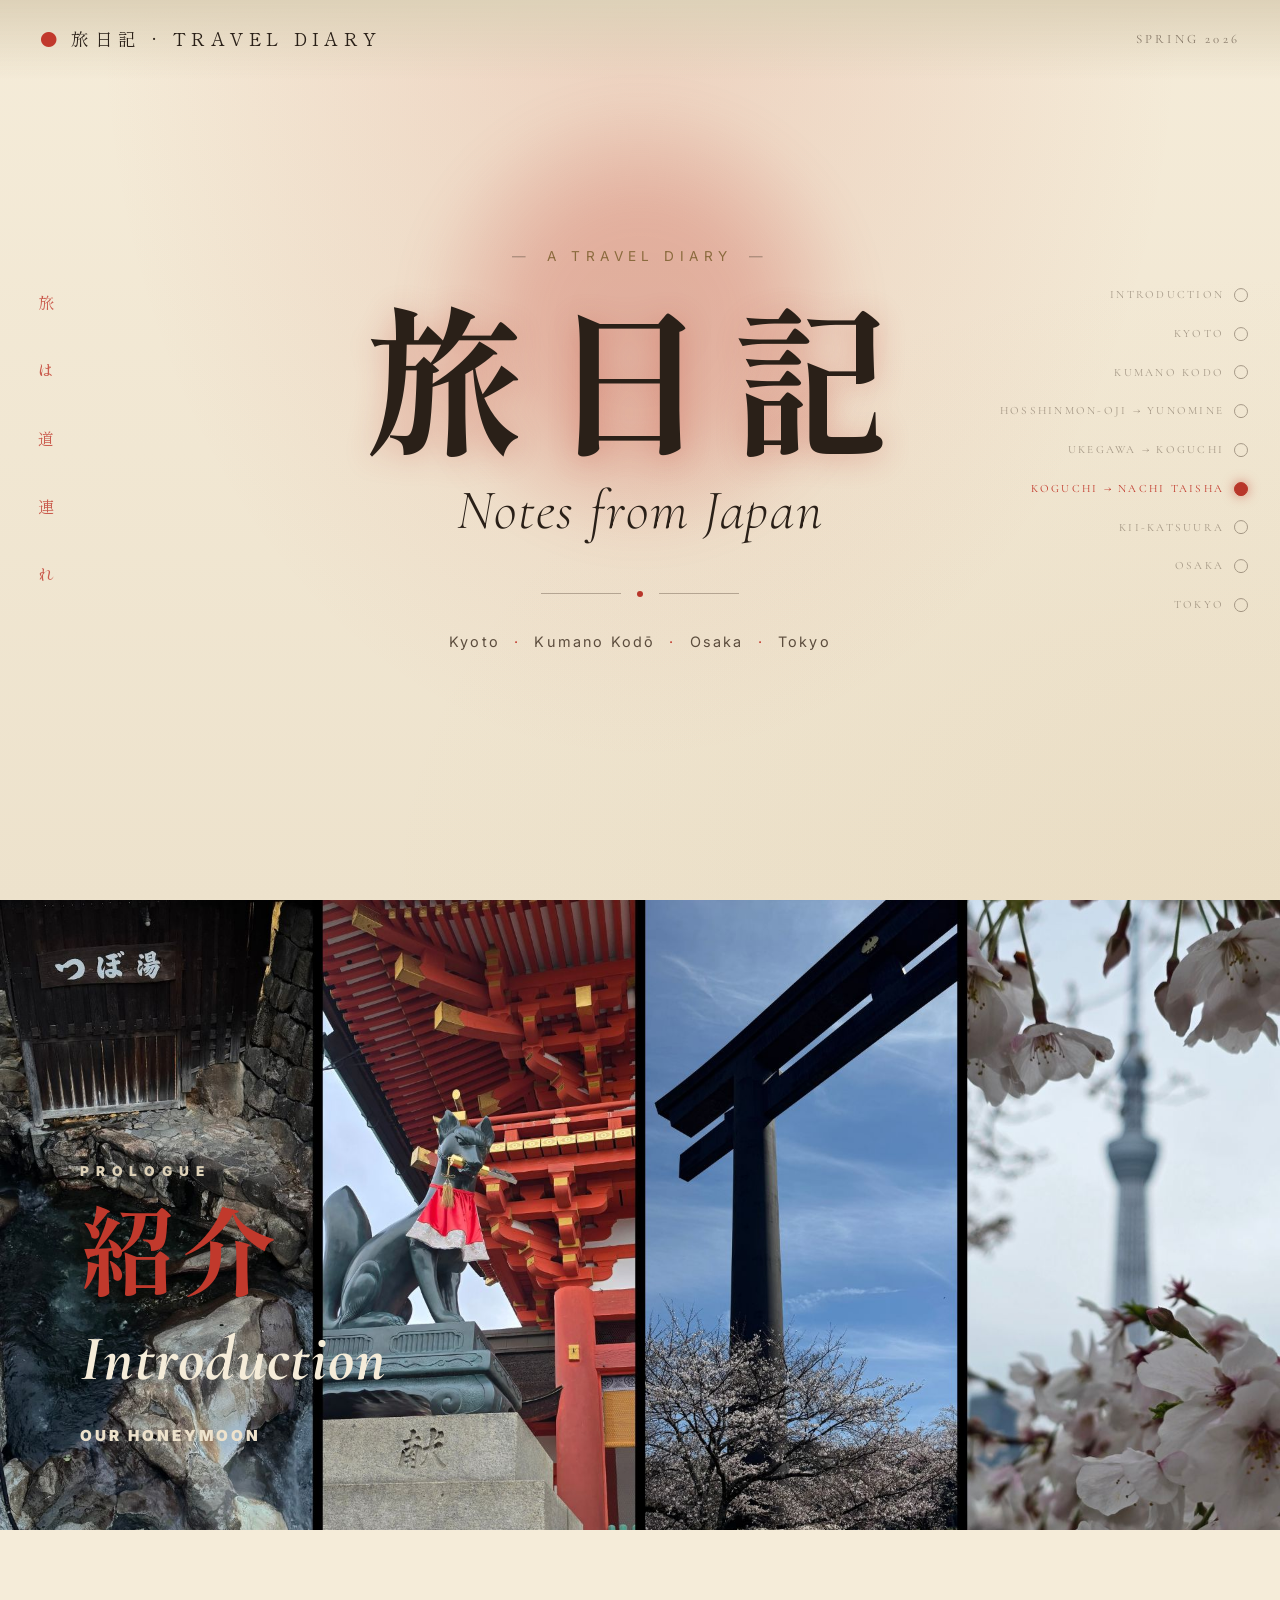
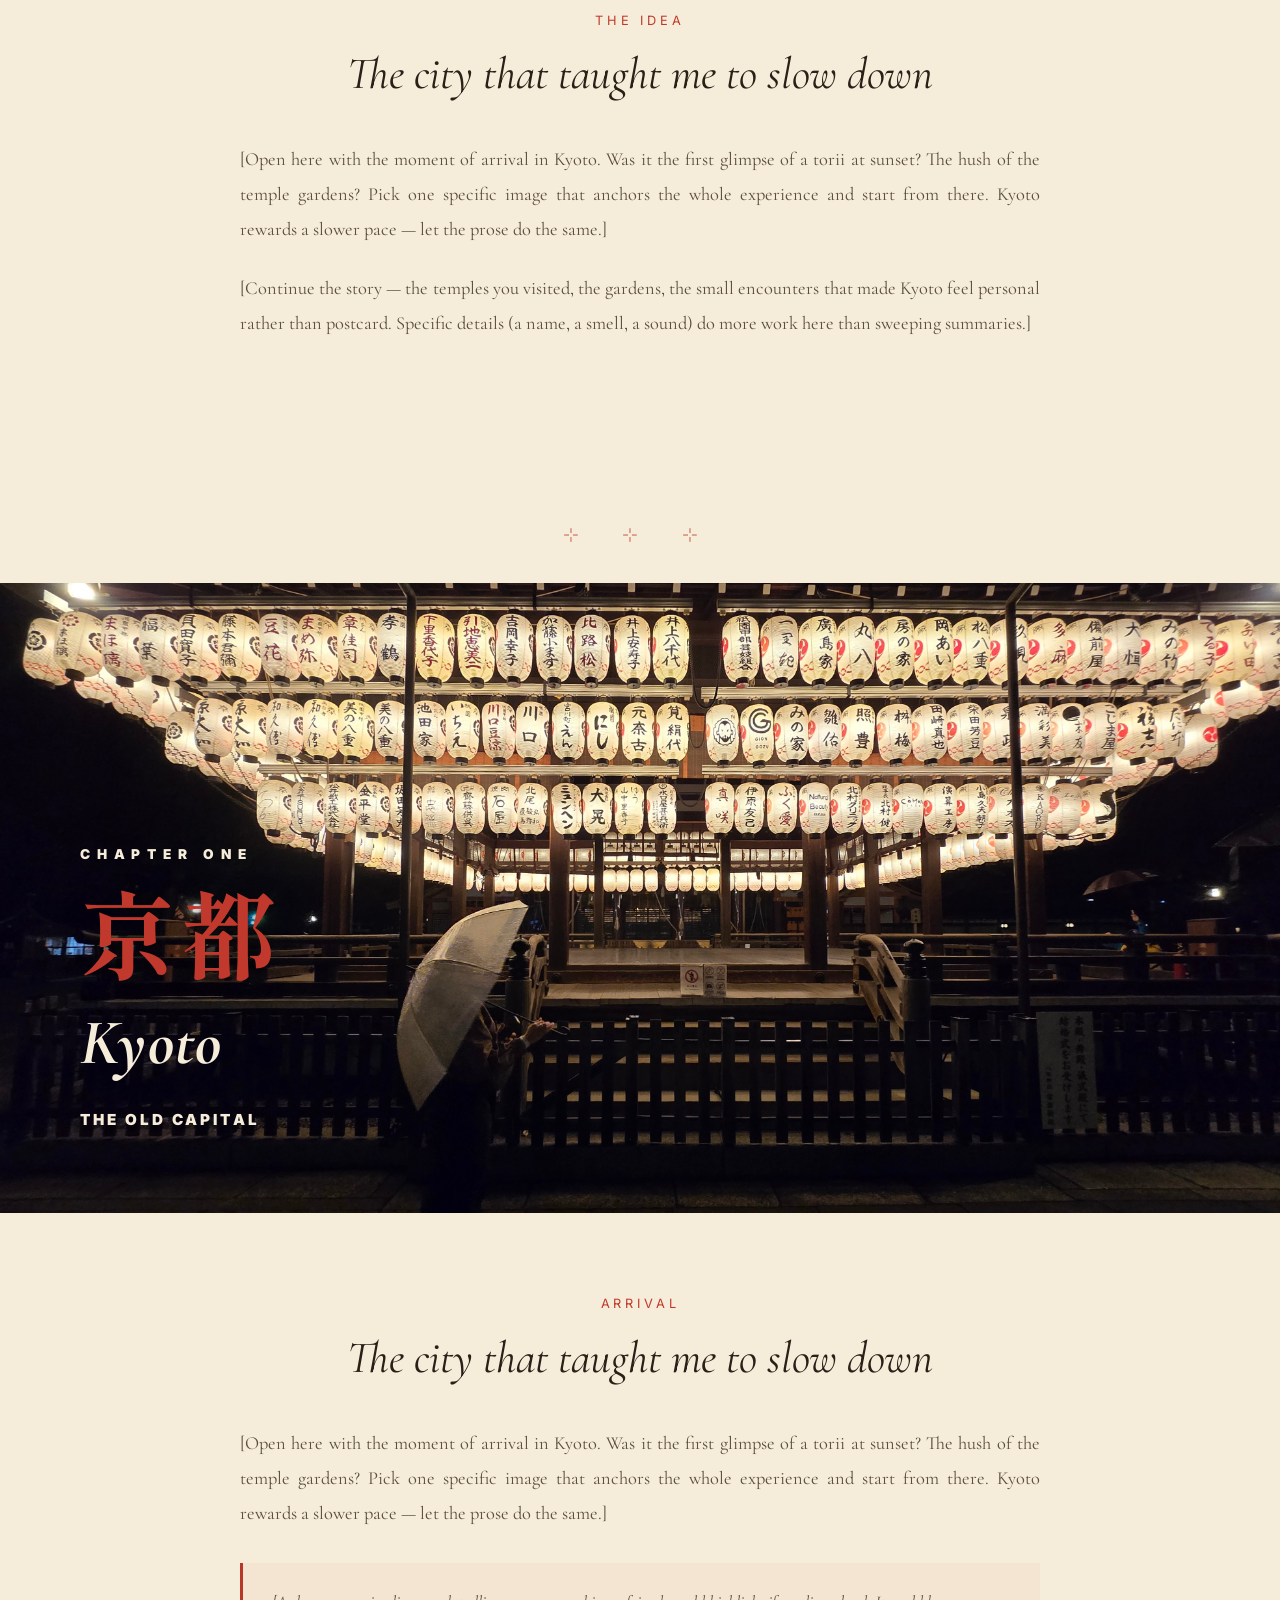
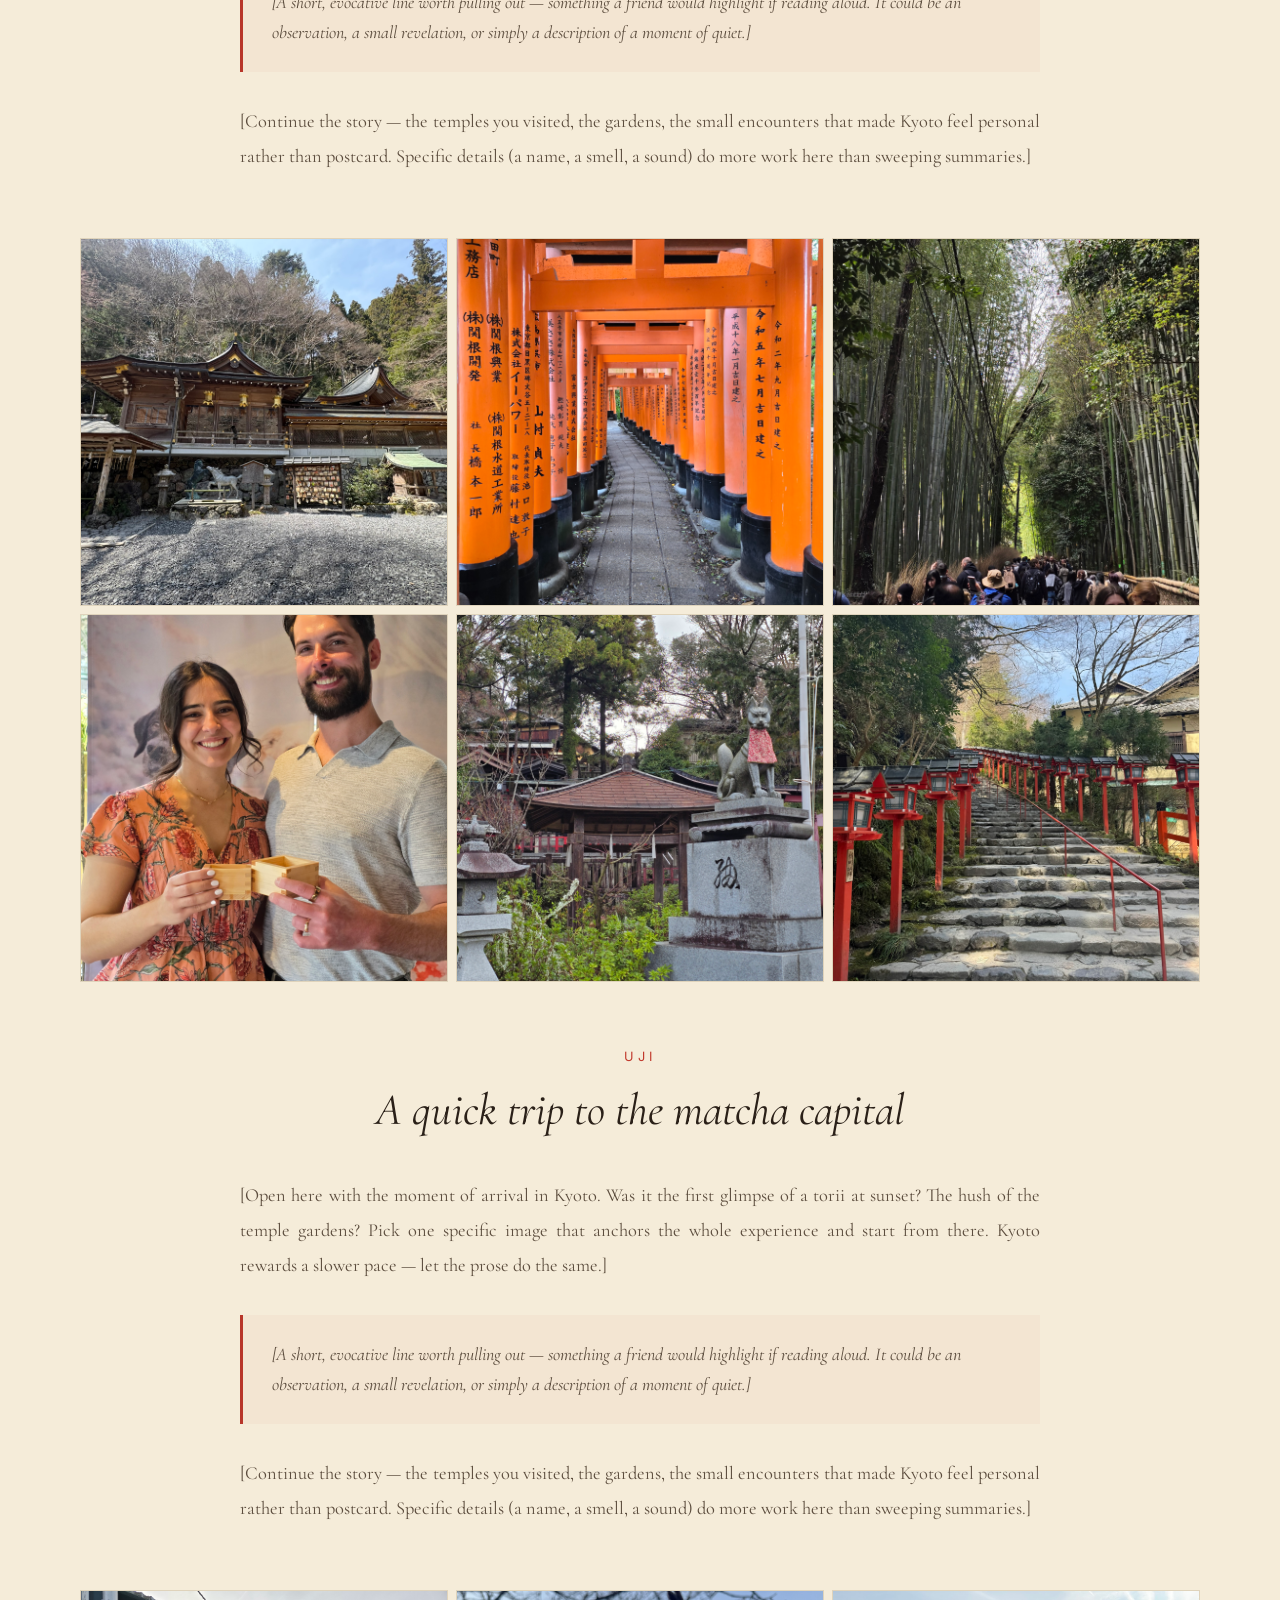
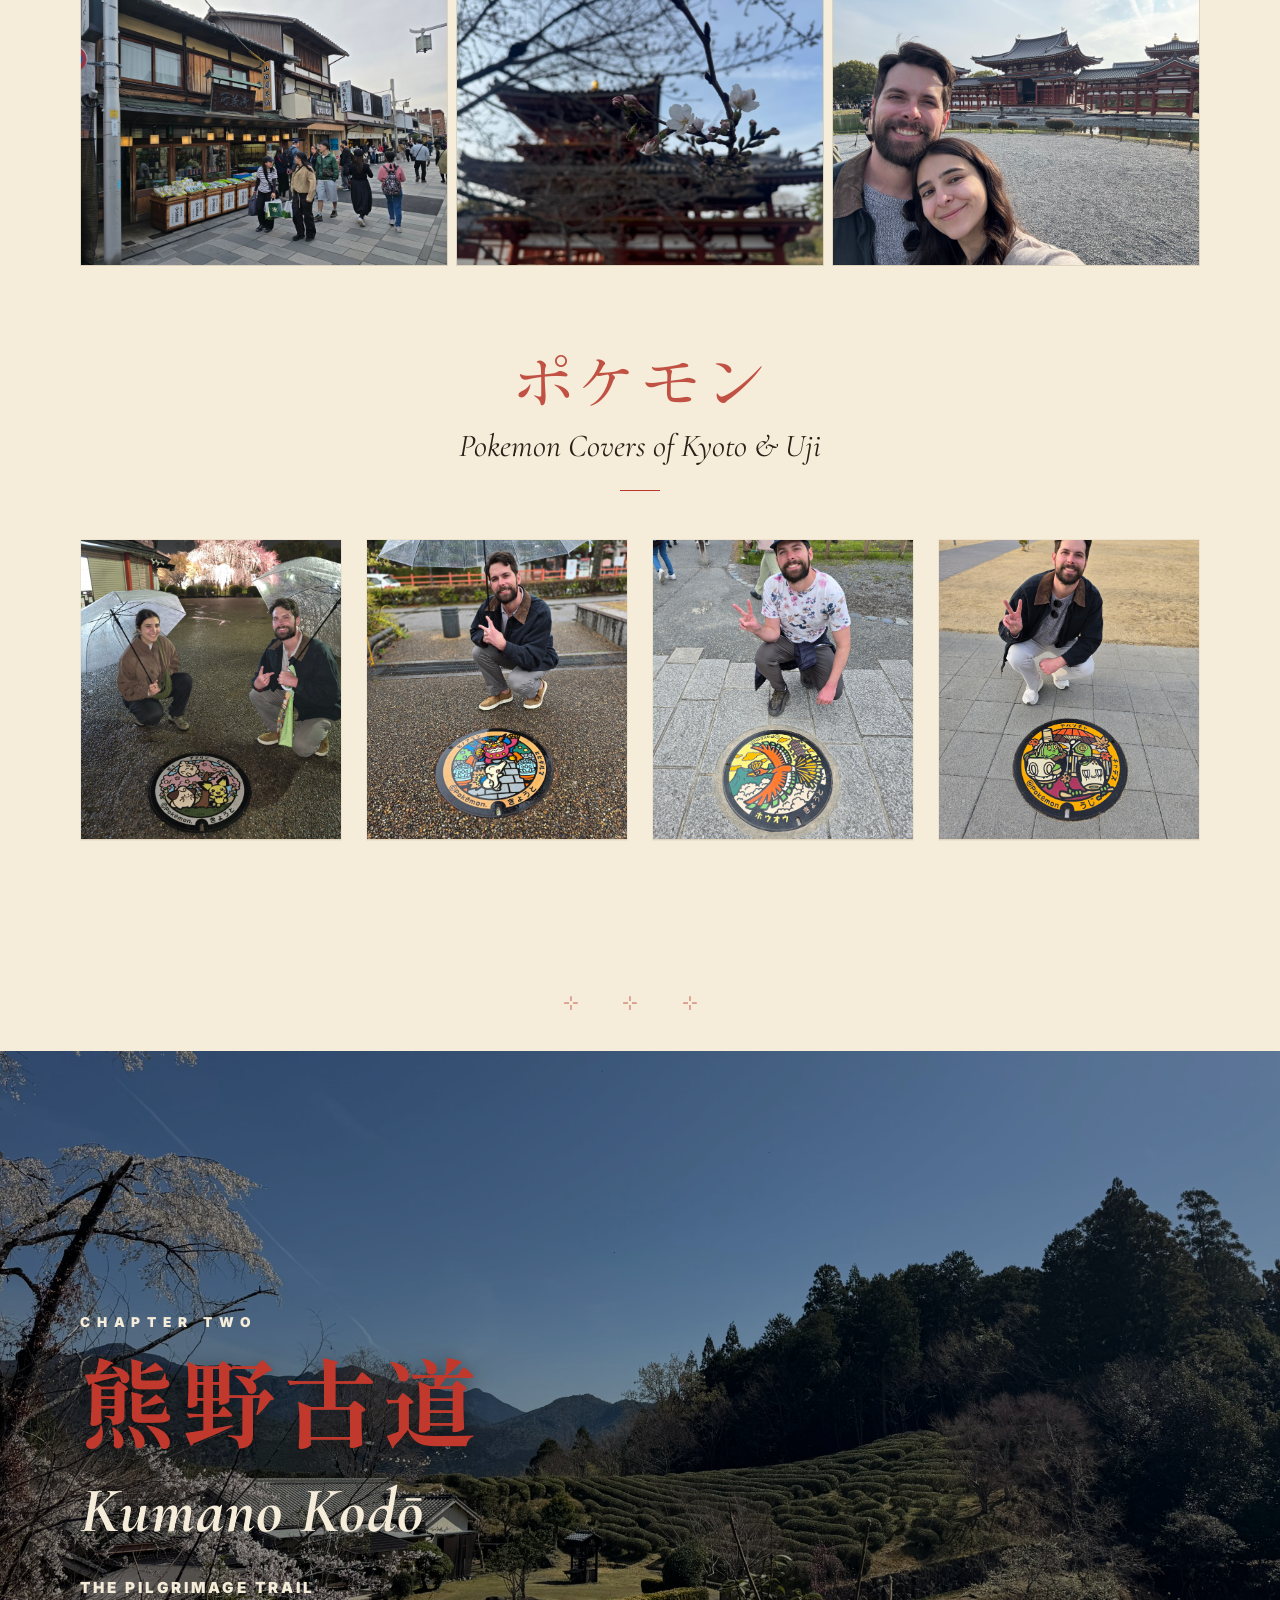
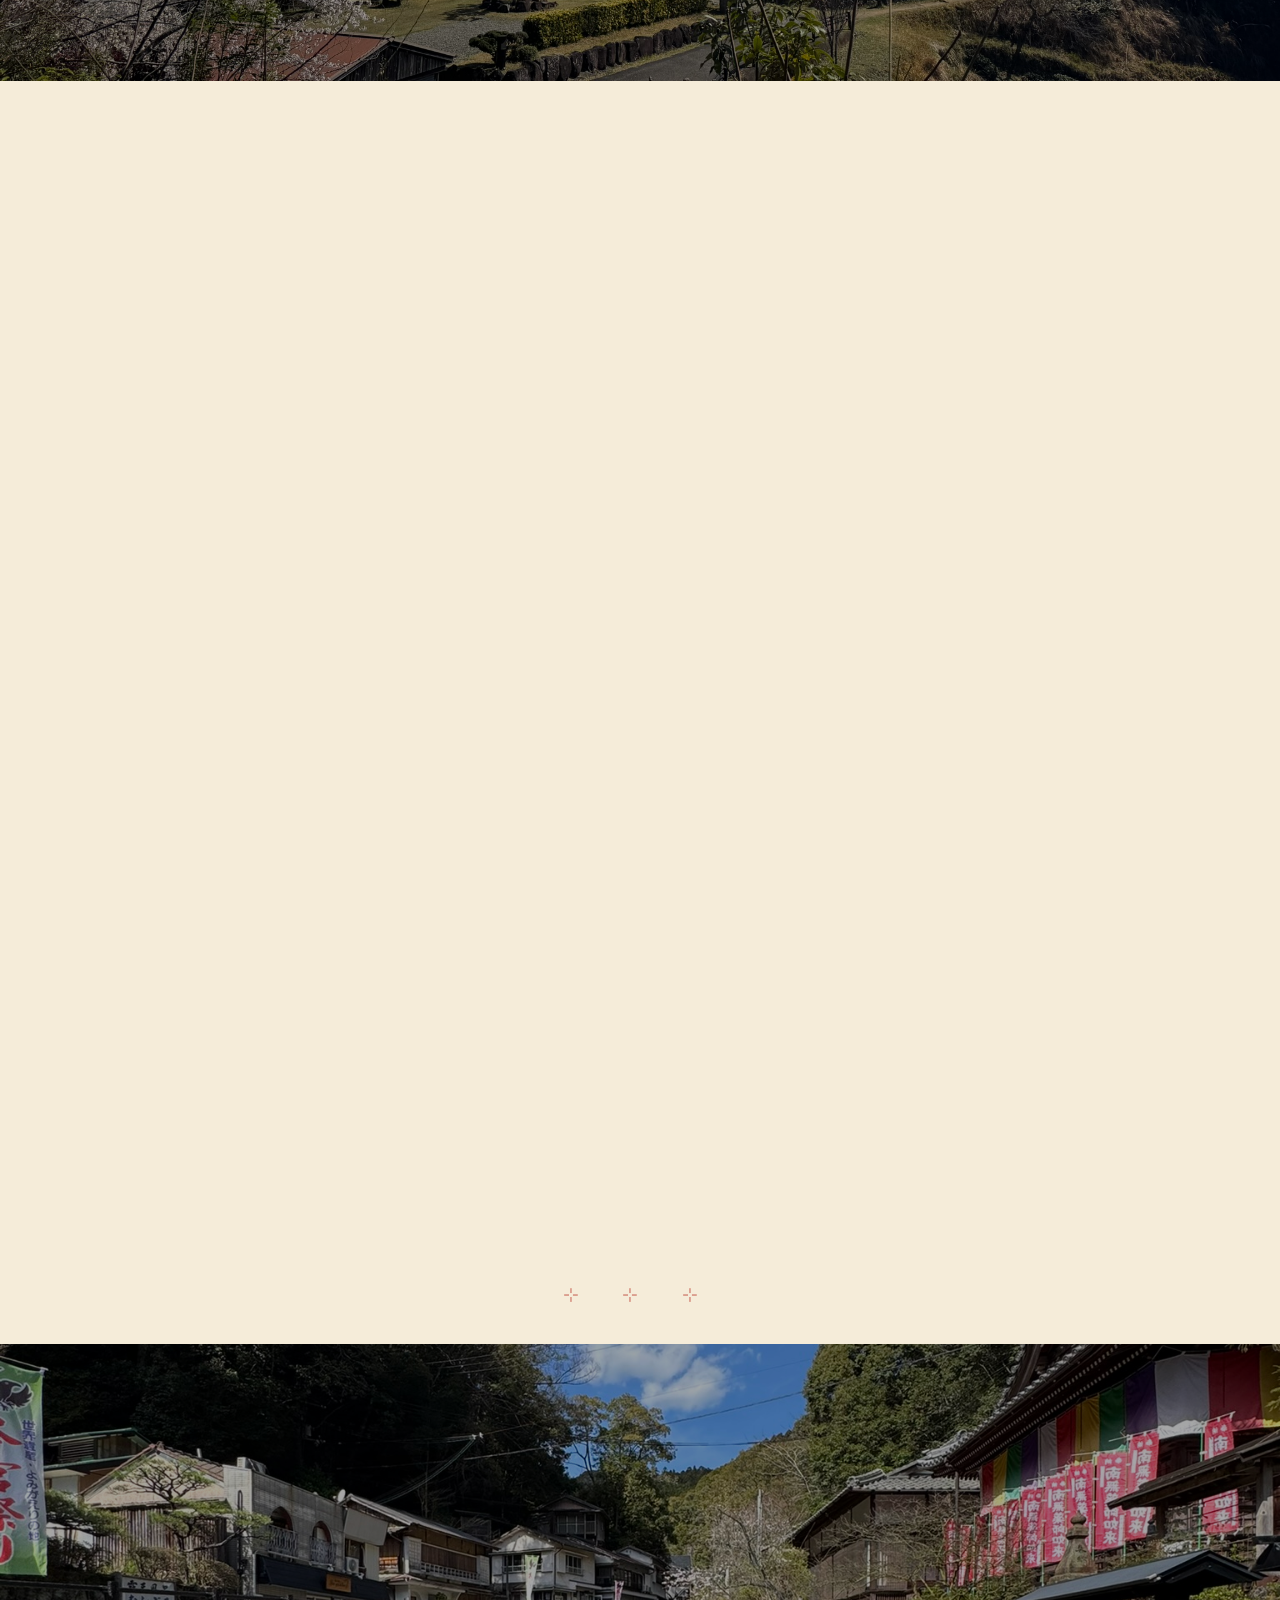
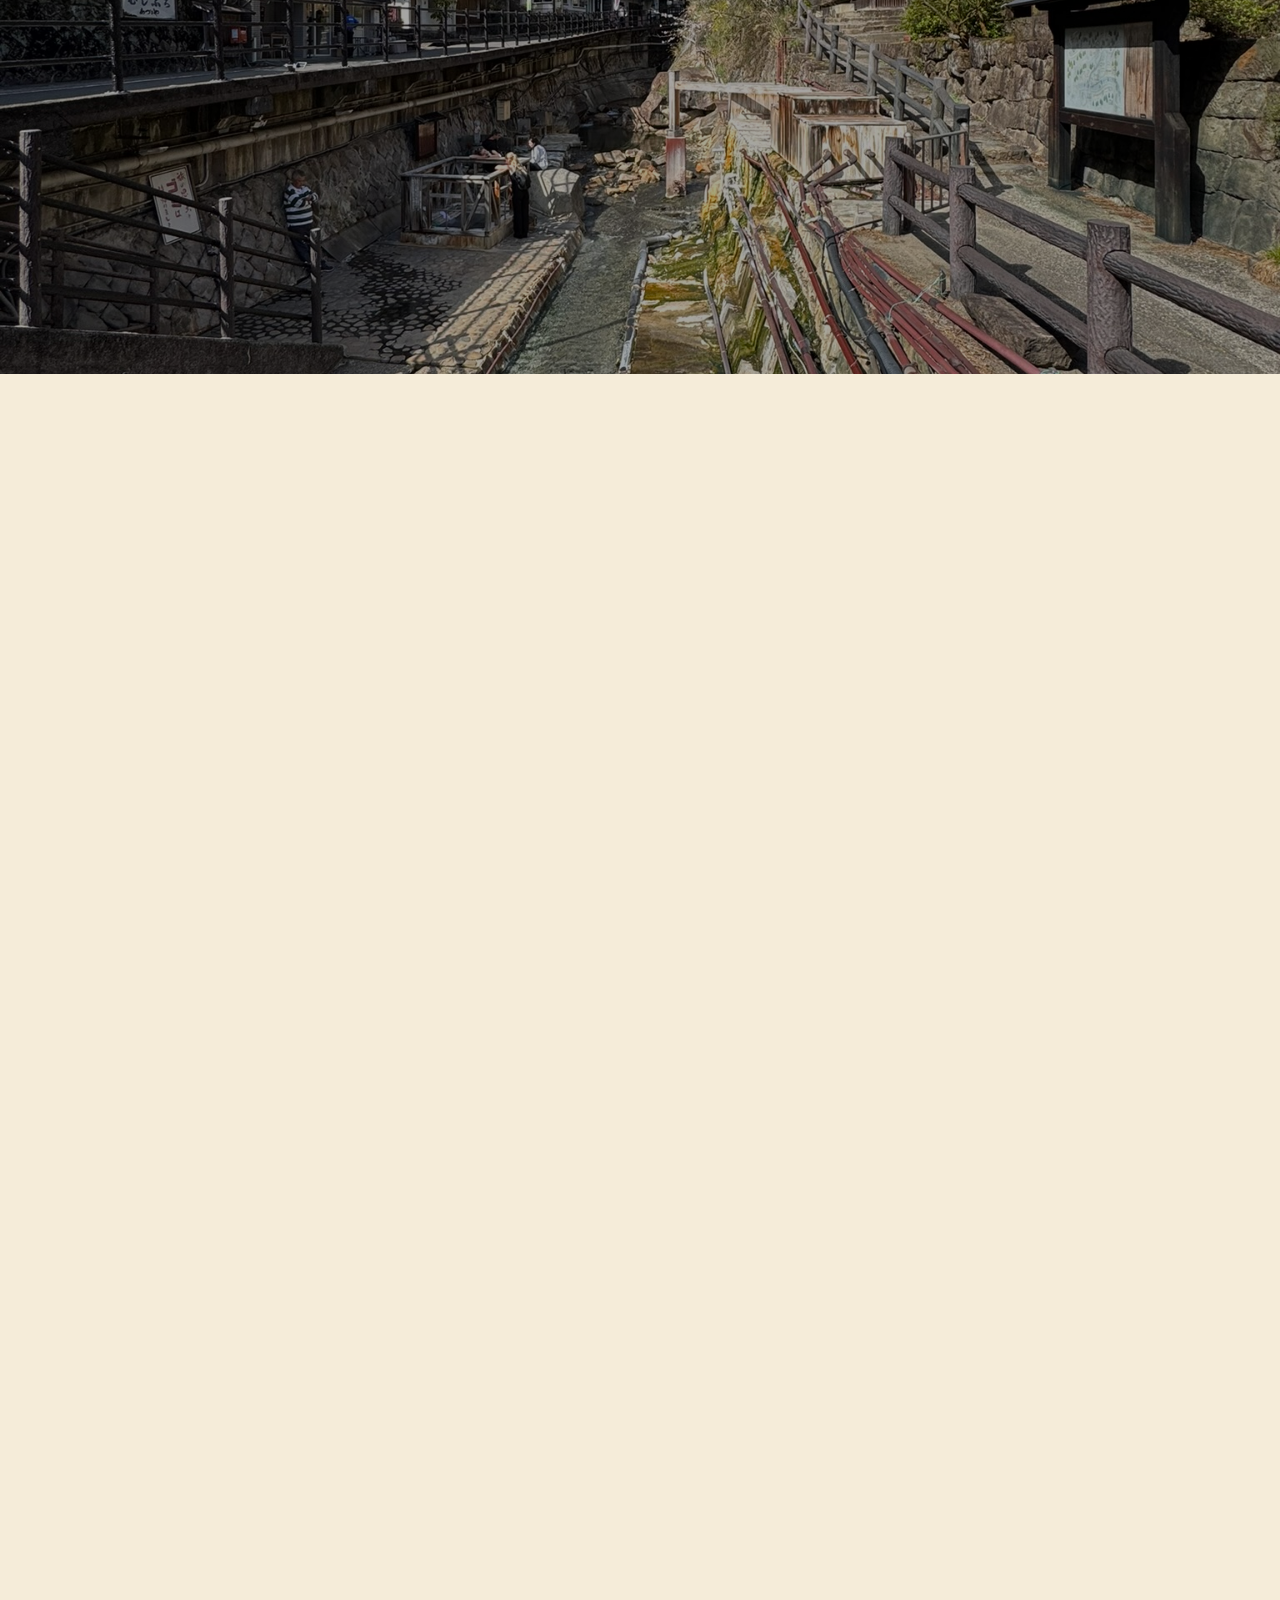
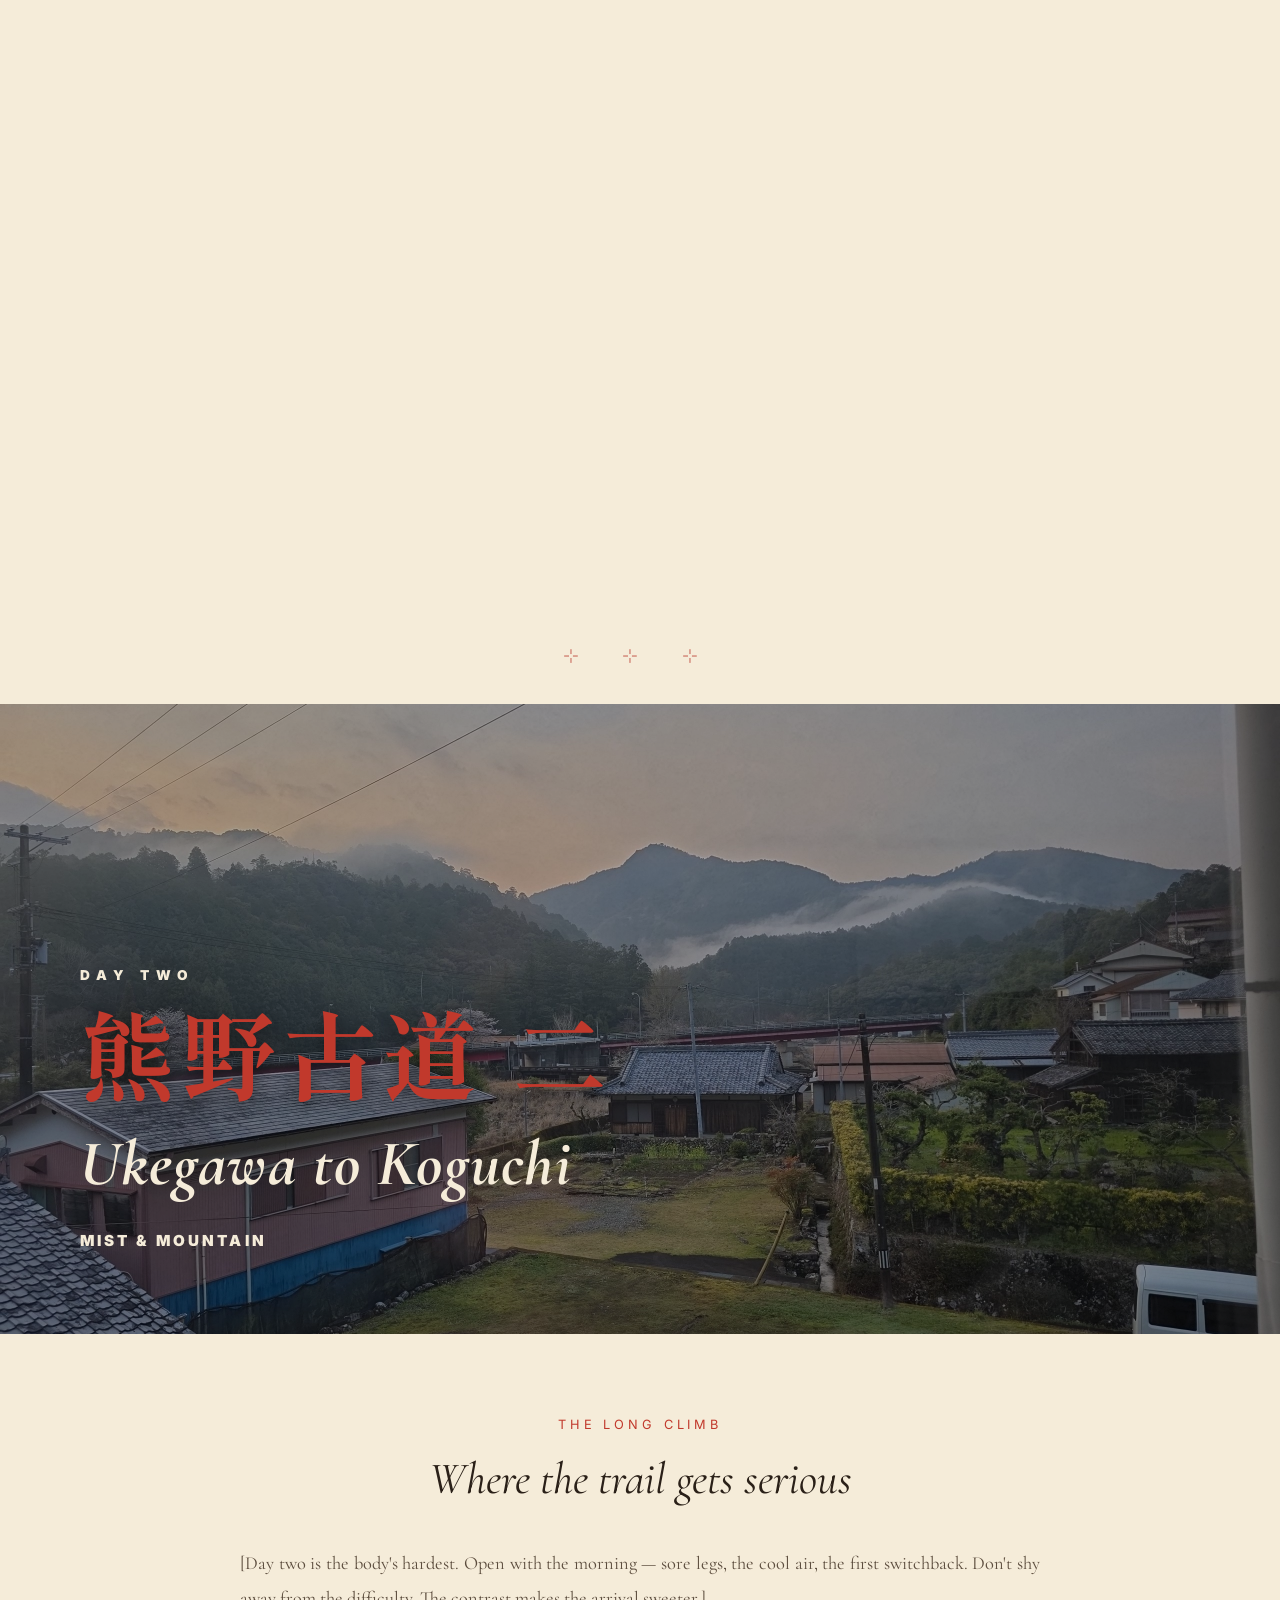
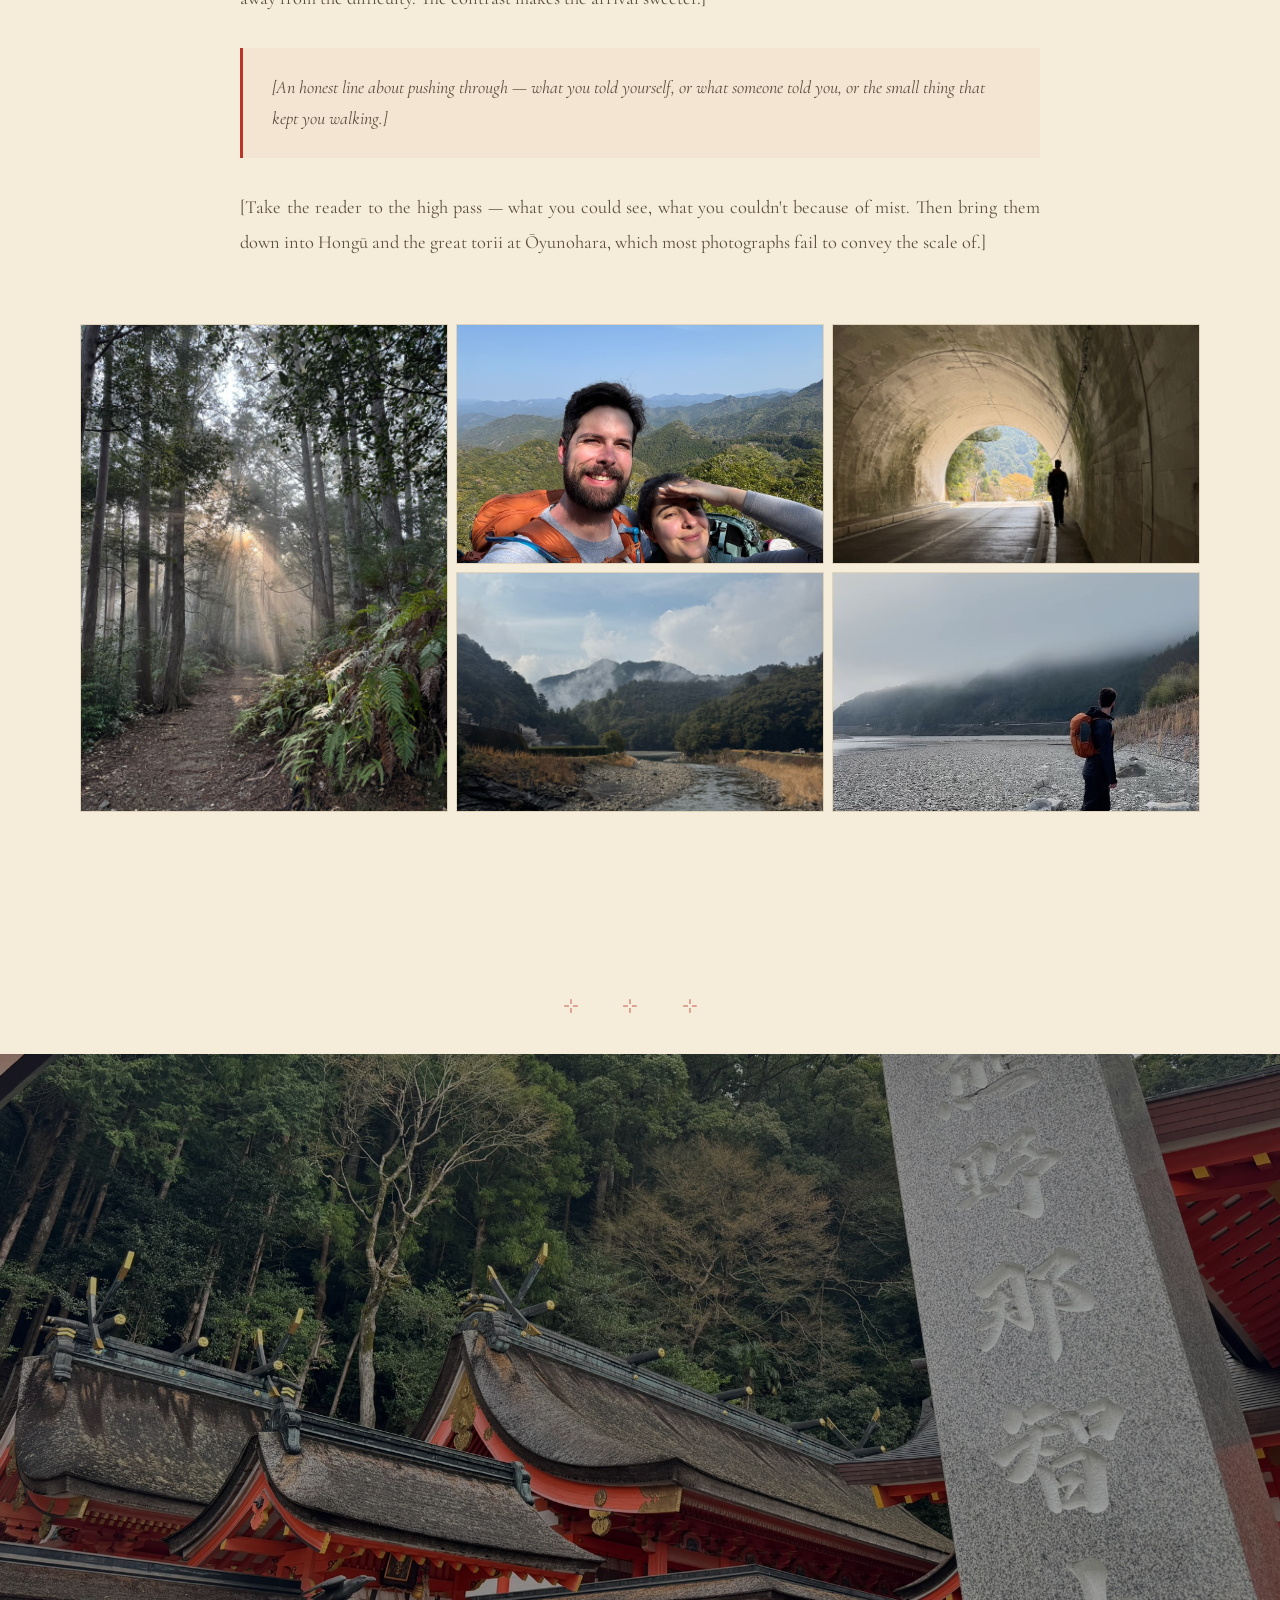
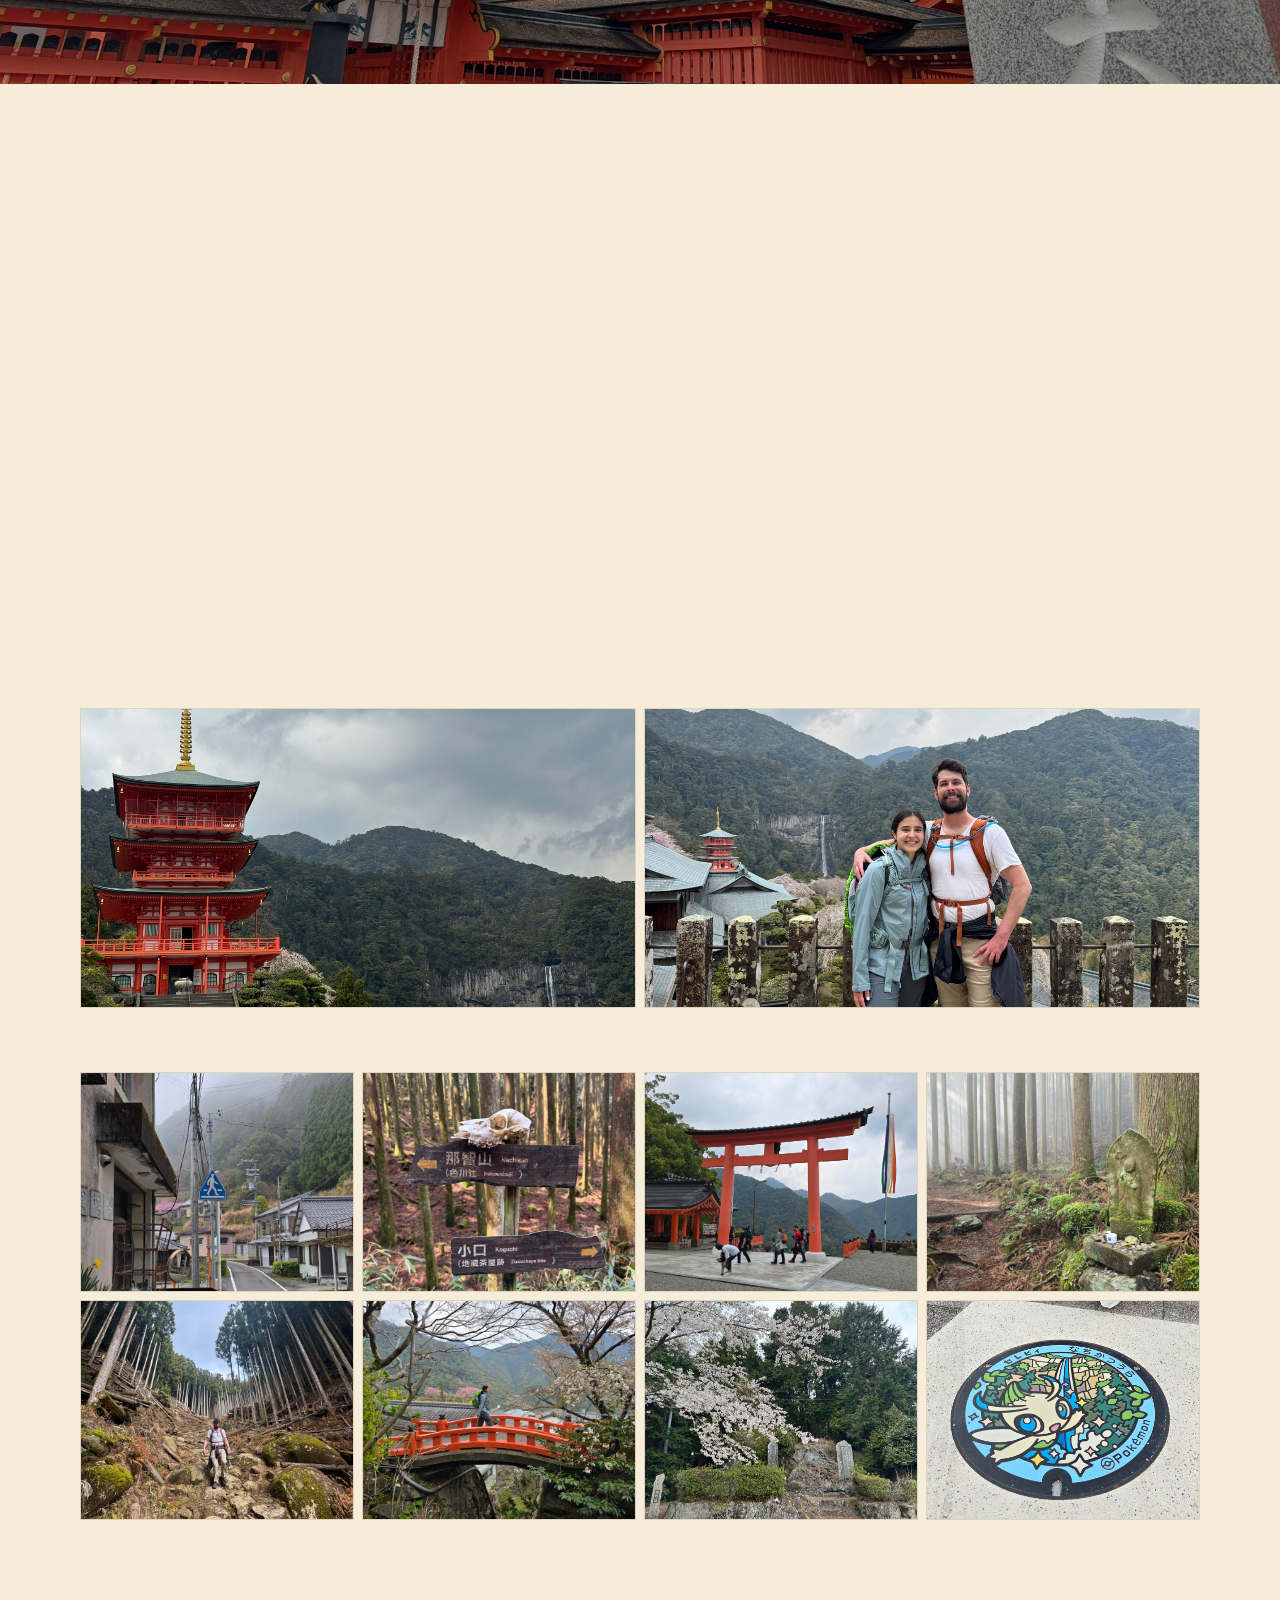
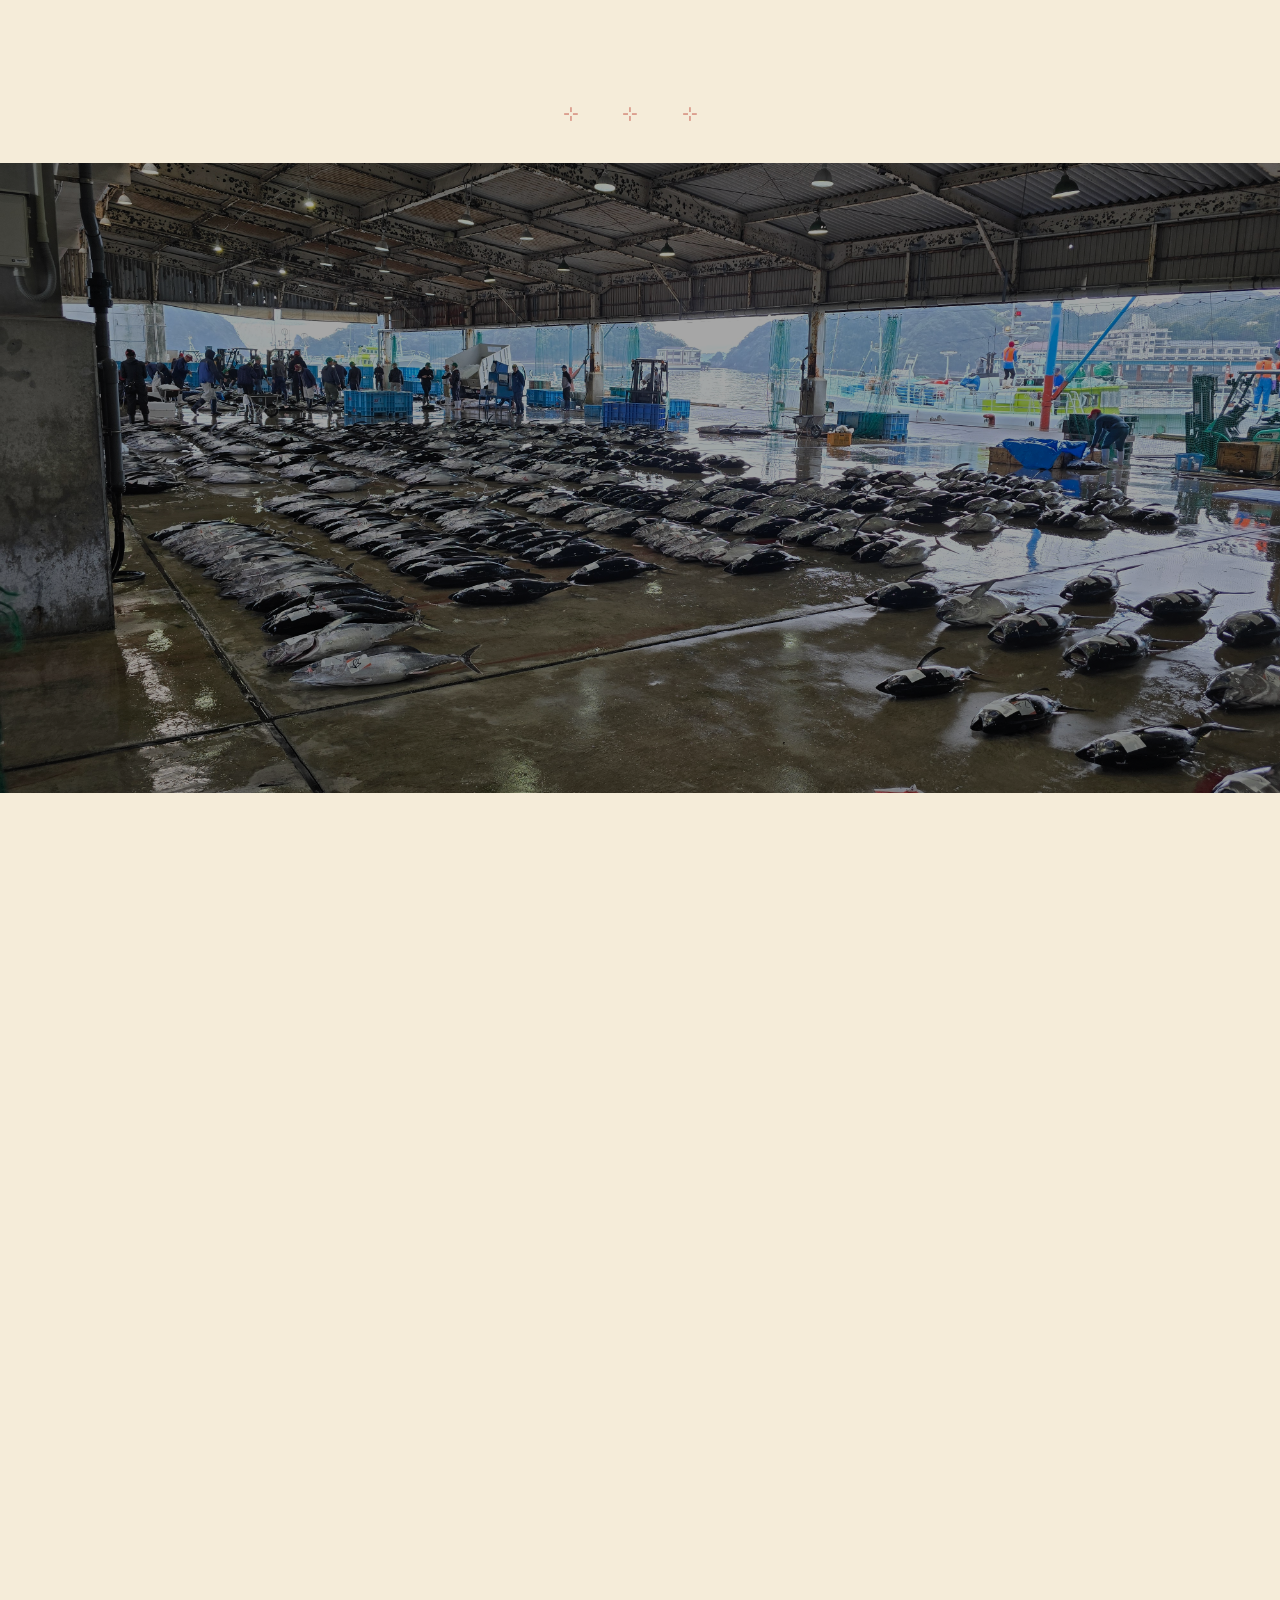
<file: japanese-style/index.html>
<!DOCTYPE html>
<html lang="en">

<head>
  <meta charset="UTF-8">
  <meta name="viewport" content="width=device-width, initial-scale=1.0">
  <title>旅日記 — Travel Diary, Japan</title>
  <link rel="preconnect" href="https://fonts.googleapis.com">
  <link rel="preconnect" href="https://fonts.gstatic.com" crossorigin>
  <link
    href="https://fonts.googleapis.com/css2?family=Shippori+Mincho:wght@400;500;600;700;800&family=Cormorant+Garamond:ital,wght@0,300;0,400;0,500;0,600;1,400&family=Noto+Serif+JP:wght@300;400;500;600;700&family=Inter:wght@300;400;500;600&display=swap"
    rel="stylesheet">
  <link rel="stylesheet" href="styles.css">
</head>

<body>

  <!-- ============ TOP BAR ============ -->
  <div class="top-bar">
    <div class="brand"><span class="accent">●</span>旅日記 · TRAVEL DIARY</div>
    <div class="top-meta">Spring 2026</div>
  </div>

  <!-- ============ SIDE NAV ============ -->
  <nav class="side-nav">
    <a href="#intro" class="nav-dot">Introduction</a>
    <a href="#kyoto" class="nav-dot">Kyoto</a>
    <a href="#kumano1" class="nav-dot">Kumano Kodo</a>
    <a href="#kumano2" class="nav-dot">HOSSHINMON-OJI → Yunomine</a>
    <a href="#kumano3" class="nav-dot">ukegawa → koguchi</a>
    <a href="#kumano4" class="nav-dot">Koguchi → nachi taisha</a>
    <a href="#katsuura" class="nav-dot">Kii-Katsuura</a>
    <a href="#osaka" class="nav-dot">Osaka</a>
    <a href="#tokyo" class="nav-dot">Tokyo</a>
  </nav>

  <!-- ============ HERO ============ -->
  <header class="hero">
    <div class="hero-sun"></div>
    <div class="hero-kanji-vertical">旅 は 道 連 れ</div>
    <div class="hero-content">
      <div class="hero-eyebrow">A Travel Diary</div>
      <div class="hero-kanji">旅日記</div>
      <h1 class="hero-title">Notes from Japan</h1>
      <div class="hero-divider">
        <span class="line"></span>
        <span class="dot"></span>
        <span class="line"></span>
      </div>
      <p class="hero-route">
        Kyoto <span>·</span> Kumano Kodō <span>·</span> Osaka <span>·</span> Tokyo
      </p>
    </div>
  </header>

  <!-- ============ INTRODUCTION ============ -->
  <section class="city" id="intro">
    <div class="city-banner">
      <div class="intro-image">
        <img src="../0_overall/intro-banner.jpg" alt="Intro Banner" style="width:100%;height:100%;object-fit:cover;">
      </div>
      <div class="city-banner-content">
        <div class="prologue">Prologue</div>
        <div class="city-banner-kanji">紹介</div>
        <h2 class="intro-banner-title">Introduction</h2>
        <div class="intro-banner-tag">Our Honeymoon</div>
      </div>
    </div>

    <div class="city-body">
      <article class="story">
        <div class="story-eyebrow">The Idea</div>
        <h3>The city that taught me to slow down</h3>
        <p>[Open here with the moment of arrival in Kyoto. Was it the first glimpse of a torii at sunset? The hush of
          the temple gardens? Pick one specific image that anchors the whole experience and start from there. Kyoto
          rewards a slower pace — let the prose do the same.]</p>
        <p>[Continue the story — the temples you visited, the gardens, the small encounters that made Kyoto feel
          personal rather than postcard. Specific details (a name, a smell, a sound) do more work here than sweeping
          summaries.]</p>
      </article>
  </section>

  <div class="scene-break"><span class="glyph">⊹ ⊹ ⊹</span></div>


  <!-- ============ KYOTO ============ -->
  <section class="city" id="kyoto">
    <div class="city-banner">
      <div class="banner-image">
        <img src="../1_kyoto/kyoto-4.jpeg" alt="Intro Banner"
          style="width:100%;height:100%;object-fit:cover;object-position:center;">
      </div>
      <div class="city-banner-content">
        <div class="city-number">Chapter One</div>
        <div class="city-banner-kanji">京都</div>
        <h2 class="city-banner-title">Kyoto</h2>
        <div class="city-banner-tag">The Old Capital</div>
      </div>
    </div>

    <div class="city-body">

      <article class="story">
        <div class="story-eyebrow">Arrival</div>
        <h3>The city that taught me to slow down</h3>
        <p>[Open here with the moment of arrival in Kyoto. Was it the first glimpse of a torii at sunset? The hush of
          the temple gardens? Pick one specific image that anchors the whole experience and start from there. Kyoto
          rewards a slower pace — let the prose do the same.]</p>
        <div class="pull">[A short, evocative line worth pulling out — something a friend would highlight if reading
          aloud. It could be an observation, a small revelation, or simply a description of a moment of quiet.]</div>
        <p>[Continue the story — the temples you visited, the gardens, the small encounters that made Kyoto feel
          personal rather than postcard. Specific details (a name, a smell, a sound) do more work here than sweeping
          summaries.]</p>
      </article>

      <div class="photo-mosaic mosaic-uniform kyoyo">
        <div class="photo"><img src="../1_kyoto/kyoto-11.jpeg" alt="Kinkaku-ji"></div>
        <div class="photo"><img src="../1_kyoto/kyoto-2.jpeg" alt="Kinkaku-ji"></div>
        <div class="photo"><img src="../1_kyoto/kyoto-6.jpeg" alt="Gion"></div>
        <div class="photo"><img src="../1_kyoto/kyoto-22.jpeg" alt="Bamboo Grove"></div>
        <div class="photo"><img src="../1_kyoto/kyoto-10.jpeg" alt="Tea Garden"></div>
        <div class="photo"><img src="../1_kyoto/kyoto-23.jpeg" alt="Tea Garden"></div>
      </div>

      <article class="story">
        <div class="story-eyebrow">Uji</div>
        <h3>A quick trip to the matcha capital</h3>
        <p>[Open here with the moment of arrival in Kyoto. Was it the first glimpse of a torii at sunset? The hush of
          the temple gardens? Pick one specific image that anchors the whole experience and start from there. Kyoto
          rewards a slower pace — let the prose do the same.]</p>
        <div class="pull">[A short, evocative line worth pulling out — something a friend would highlight if reading
          aloud. It could be an observation, a small revelation, or simply a description of a moment of quiet.]</div>
        <p>[Continue the story — the temples you visited, the gardens, the small encounters that made Kyoto feel
          personal rather than postcard. Specific details (a name, a smell, a sound) do more work here than sweeping
          summaries.]</p>
      </article>

      <div class="photo-mosaic mosaic-uniform uji">
        <div class="photo"><img src="../1_kyoto/uji/uji-9.jpeg" alt="Kinkaku-ji"></div>
        <div class="photo"><img src="../1_kyoto/uji/uji-8.jpeg" alt="Kinkaku-ji"></div>
        <div class="photo"><img src="../1_kyoto/uji/uji-5.jpeg" alt="Gion"></div>
      </div>

      <div class="food-block">
        <div class="food-header">
          <div class="ji">ポケモン</div>
          <h3>Pokemon Covers of Kyoto & Uji</h3>
        </div>
        <div class="food-list">
          <div class="dish">
            <div class="dish-img">
              <img src="../1_kyoto/pokemon-1.jpeg">
            </div>
          </div>
          <div class="dish">
            <div class="dish-img">
              <img src="../1_kyoto/pokemon-2.jpeg">
            </div>
          </div>
          <div class="dish">
            <div class="dish-img">
              <img src="../1_kyoto/pokemon-3.jpeg">
            </div>
          </div>
          <div class="dish">
            <div class="dish-img">
              <img src="../1_kyoto/uji/pokemon-1.jpg">
            </div>
          </div>
        </div>
      </div>
    </div>
  </section>

  <div class="scene-break"><span class="glyph">⊹ ⊹ ⊹</span></div>

  <!-- ============ KUMANO KODO 1 ============ -->
  <section class="city" id="kumano1">
    <div class="city-banner">
      <div class="banner-image">
        <img src="../2_kumano-kodo/kumano-1.jpeg" alt="Kumano Kodō Banner"
          style="width:100%;height:100%;object-fit:cover;object-position:bottom;">
      </div>
      <div class="city-banner-content">
        <div class="city-number">Chapter Two</div>
        <div class="city-banner-kanji">熊野古道</div>
        <h2 class="city-banner-title">Kumano Kodō</h2>
        <div class="city-banner-tag">The Pilgrimage Trail</div>
      </div>
    </div>

    <div class="city-body">
      <div class="stats-strip">
        <div class="stat">
          <div class="stat-num">3</div>
          <div class="stat-lbl">Days</div>
        </div>
        <div class="stat">
          <div class="stat-num">29.29</div>
          <div class="stat-lbl">Miles</div>
        </div>
        <div class="stat">
          <div class="stat-num">7,897</div>
          <div class="stat-lbl">Elevation Gain (ft)</div>
        </div>
        <div class="stat">
          <div class="stat-num">Countless</div>
          <div class="stat-lbl">Shrines</div>
        </div>
      </div>

      <article class="story">
        <div class="story-eyebrow">Into the Forest</div>
        <h3>The first steps on a thousand-year path</h3>
        <p>[Set the scene at the trailhead — Takijiri-oji, the small ceremony of beginning. The weight of the pack, the
          smell of cedar, the trail sign in two scripts. Was the day clear or misty? Were you walking alone, with a
          guide, or with friends?]</p>
        <p>[Walk the reader through the first stretch — the steep climbs, the oji shrines (small altars) along the way,
          the rhythm of stopping and starting. End with arrival at the minshuku and the first hot bath.]</p>
      </article>

      <div class="photo-mosaic mosaic-uniform uji">
        <div class="photo"><img src="../2_kumano-kodo/kumano-2.jpeg" alt="Kinkaku-ji"></div>
        <div class="photo"><img src="../3_kumano-1/kumano-1.jpeg" alt="Kinkaku-ji"></div>
        <div class="photo"><img src="../3_kumano-1/kumano-9.jpeg" alt="Gion"></div>
      </div>

      <article class="story" style="padding-bottom:0;margin-bottom:0;">
        <p style="margin-bottom:0;">[Walk the reader through the first stretch — the steep climbs, the oji shrines
          (small altars) along the way,
          the rhythm of stopping and starting. End with arrival at the minshuku and the first hot bath.]</p>
      </article>
    </div>
  </section>

  <div class="scene-break"><span class="glyph">⊹ ⊹ ⊹</span></div>


  <!-- ============ KUMANO KODO 2 ============ -->
  <section class="city" id="kumano2">
    <div class="city-banner">
      <div class="banner-image">
        <img src="../3_kumano-1/kumano-24.jpeg" alt="Intro Banner" style="width:100%;height:100%;object-fit:cover;">
      </div>
      <div class="city-banner-content">
        <div class="city-number">Day One</div>
        <div class="city-banner-kanji">熊野古道 一 </div>
        <h2 class="city-banner-title">Hosshinmon-oji to Yunomine</h2>
        <div class="city-banner-tag">Villages & Shrines</div>
      </div>
    </div>

    <div class="city-body">
      <article class="story">
        <div class="story-eyebrow">Into the Forest</div>
        <h3>The first steps on a thousand-year path</h3>
        <p>[Set the scene at the trailhead — Takijiri-oji, the small ceremony of beginning. The weight of the pack, the
          smell of cedar, the trail sign in two scripts. Was the day clear or misty? Were you walking alone, with a
          guide, or with friends?]</p>
        <div class="pull">[A short reflection on what it felt like to begin — physically, but also something else. The
          Kumano Kodō has a way of stripping things down. Capture that early.]</div>
        <p>[Walk the reader through the first stretch — the steep climbs, the oji shrines (small altars) along the way,
          the rhythm of stopping and starting. End with arrival at the minshuku and the first hot bath.]</p>
      </article>

      <div class="photo-mosaic mosaic-b">
        <div class="photo">
          <img src="../3_kumano-1/kumano-5.jpeg" alt="Trailhead">
        </div>
        <div class="photo">
          <img src="../3_kumano-1/kumano-7.jpeg" alt="Trailhead" style="object-position: 30% 70%;">
        </div>
        <div class="photo">
          <img src="../3_kumano-1/kumano-20.jpeg" alt="Trailhead">
        </div>
        <div class="photo">
          <img src="../3_kumano-1/kumano-27.png" alt="Trailhead">
        </div>
      </div>

      <div class="food-block">
        <div class="food-header">
          <div class="ji">食</div>
          <h3>Trail Provisions</h3>
        </div>
        <div class="food-list">
          <div class="dish">
            <div class="dish-img">
              <img src="../3_kumano-1/kumano-30.jpeg">
            </div>
            <div class="dish-body">
              <h4>Fresh Citrus Smoothie</h4>
              <p>Made by a local in one of the villages we hiked through</p>
            </div>
          </div>
          <div class="dish">
            <div class="dish-img">
              <img src="../3_kumano-1/kumano-31.jpeg" style="object-position: center;">
            </div>
            <div class="dish-body">
              <h4>Sushi</h4>
              <p>Mid hike sushi break at Hongu</p>
            </div>
          </div>
          <div class="dish">
            <div class="dish-img">
              <img src="../3_kumano-1/kumano-19.jpeg" style="object-position: center;">
            </div>
            <div class="dish-body">
              <h4>Yunomine Onsen Dinner</h4>
              <p>Cooked with the hot spring water itself</p>
            </div>
          </div>
        </div>
      </div>
  </section>

  <div class="scene-break"><span class="glyph">⊹ ⊹ ⊹</span></div>

  <!-- ============ KUMANO KODO 3 ============ -->
  <section class="city" id="kumano3">
    <div class="city-banner">
      <div class="banner-image">
        <img src="../4_kumano-2/kumano-11.jpeg" alt="Intro Banner" style="width:100%;height:100%;object-fit:cover;">
      </div>
      <div class="city-banner-content">
        <div class="city-number">Day Two</div>
        <div class="city-banner-kanji">熊野古道 二</div>
        <h2 class="city-banner-title">Ukegawa to Koguchi</h2>
        <div class="city-banner-tag">Mist & Mountain</div>
      </div>
    </div>

    <div class="city-body">
      <article class="story">
        <div class="story-eyebrow">The Long Climb</div>
        <h3>Where the trail gets serious</h3>
        <p>[Day two is the body's hardest. Open with the morning — sore legs, the cool air, the first switchback. Don't
          shy away from the difficulty. The contrast makes the arrival sweeter.]</p>
        <div class="pull">[An honest line about pushing through — what you told yourself, or what someone told you, or
          the small thing that kept you walking.]</div>
        <p>[Take the reader to the high pass — what you could see, what you couldn't because of mist. Then bring them
          down into Hongū and the great torii at Ōyunohara, which most photographs fail to convey the scale of.]</p>
      </article>

      <div class="photo-mosaic mosaic-portrait-4">
        <div class="photo"><img src="../4_kumano-2/kumano-6.jpeg"></div>
        <div class="photo"><img src="../4_kumano-2/kumano-14.jpeg"></div>
        <div class="photo"><img src="../4_kumano-2/kumano-10.jpeg"></div>
        <div class="photo"><img src="../4_kumano-2/kumano-12.jpeg"></div>
        <div class="photo"><img src="../4_kumano-2/kumano-16.jpeg"></div>
      </div>
    </div>
  </section>

  <div class="scene-break"><span class="glyph">⊹ ⊹ ⊹</span></div>

  <!-- ============ KUMANO KODO 4 ============ -->
  <section class="city" id="kumano4">
    <div class="city-banner">
      <div class="banner-image">
        <img src="../5_kumano-3/kumano-41.jpeg" alt="Intro Banner"
          style="width:100%;height:100%;object-fit:cover;object-position:bottom;">
      </div>
      <div class="city-banner-content">
        <div class="city-number">Day Three</div>
        <div class="city-banner-kanji">熊野古道 三</div>
        <h2 class="city-banner-title">Koguchi to Nachi Taisha</h2>
        <div class="city-banner-tag">Down to the waterfall</div>
      </div>
    </div>

    <div class="city-body">
      <article class="story">
        <div class="story-eyebrow">The Final Descent</div>
        <h3>Nachi Falls, and the end of the path</h3>
        <p>[The last day descends toward Nachi Taisha and Japan's tallest waterfall. Describe that first glimpse of the
          three-story pagoda framed against the falls — it's the iconic image of the Kumano Kodō, and it's earned only
          by the walk that precedes it.]</p>
        <div class="pull">[Three days on the pilgrim's path is enough to shift something. Name that shift, in your own
          words. Don't generalize — be personal.]</div>
        <p>[End with arrival at the coast, the change of air, what you ate to celebrate, what you wrote in your journal
          that night.]</p>
      </article>

      <div class="photo-mosaic mosaic-2col">
        <div class="photo"><img src="../5_kumano-3/kumano-31.jpeg" alt="Trailhead" style="object-position: bottom;">
        </div>
        <div class="photo"><img src="../5_kumano-3/kumano-38.jpeg" alt="Trailhead"></div>
      </div>

      <div class="photo-mosaic mosaic-4x2">
        <div class="photo"><img src="../5_kumano-3/kumano-42.jpeg" alt="Trailhead"></div>
        <div class="photo"><img src="../5_kumano-3/kumano-40.jpeg" alt="Trailhead"></div>
        <div class="photo"><img src="../5_kumano-3/kumano-39.jpeg" alt="Trailhead"></div>
        <div class="photo"><img src="../5_kumano-3/kumano-2.jpeg" alt="Trailhead"></div>
        <div class="photo"><img src="../5_kumano-3/kumano-13.jpeg" alt="Trailhead"></div>
        <div class="photo"><img src="../5_kumano-3/kumano-36.jpeg" alt="Trailhead"></div>
        <div class="photo"><img src="../5_kumano-3/kumano-10.jpeg" alt="Trailhead"></div>
        <div class="photo"><img src="../5_kumano-3/kumano-24.jpeg" alt="Trailhead" style="object-position: bottom;">
        </div>
      </div>


    </div>
  </section>

  <div class="scene-break"><span class="glyph">⊹ ⊹ ⊹</span></div>

  <!-- ============ KII KATSUURA ============ -->
  <section class="city" id="katsuura">
    <div class="city-banner">
      <div class="banner-image">
        <img src="../6_kii-katsuura/kii-katsuura-6.jpeg" alt="Kumano Kodō Banner"
          style="width:100%;height:100%;object-fit:cover;object-position:center;">
      </div>
      <div class="city-banner-content">
        <div class="city-number">Chapter Three</div>
        <div class="city-banner-kanji">紀伊勝浦</div>
        <h2 class="city-banner-title">Kii-Katsuura</h2>
        <div class="city-banner-tag">Tuna & More Tuna</div>
      </div>
    </div>

    <div class="city-body">
      <article class="story">
        <div class="story-eyebrow">Sea Air</div>
        <h3>Soaking, after the walk</h3>
        <p>[The arrival in Kii-Katsuura is a sensory pivot — from cedar to salt air, from trail to harbor. Capture that
          exact moment of changeover. Describe the small fishing town, the boats, the ferry across to Hotel Urashima's
          cave baths.]</p>
        <div class="pull">[The cave onsens facing the open Pacific are unforgettable — write the sentence you'd want a
          friend to remember if they were planning the same trip.]</div>
        <p>[Round out with the early-morning tuna auction at one of Japan's largest tuna ports, the first sashimi of the
          trip that came straight from those boats.]</p>
      </article>

      <div class="photo-mosaic mosaic-uniform uji">
        <div class="photo"><img src="../6_kii-katsuura/kii-katsuura-3.jpeg" alt="Kinkaku-ji"></div>
        <div class="photo"><img src="../6_kii-katsuura/kii-katsuura-8.jpeg" alt="Kinkaku-ji"
            style="object-position: bottom;"></div>
        <div class="photo"><img src="../6_kii-katsuura/kii-katsuura-5.jpeg" alt="Gion"></div>
      </div>

    </div>
  </section>

  <div class="scene-break"><span class="glyph">⊹ ⊹ ⊹</span></div>

  <!-- ============ OSAKA ============ -->
  <section class="city" id="osaka">
    <div class="city-banner">
      <div class="banner-image">
        <img src="../7_osaka/osaka-19.jpeg" alt="Kumano Kodō Banner"
          style="width:100%;height:100%;object-fit:cover;object-position:90% 10%;">
      </div>
      <div class="city-banner-content">
        <div class="city-number">Chapter Four</div>
        <div class="city-banner-kanji">大阪</div>
        <h2 class="city-banner-title">Osaka</h2>
        <div class="city-banner-tag">City lights & theme parks</div>
      </div>
    </div>

    <div class="city-body">
      <article class="story">
        <div class="story-eyebrow">After the Quiet</div>
        <h3>Neon, noise, and giant crabs</h3>
        <p>[Osaka after Kumano is a record-scratch — and that's the joy of it. Open with the sensory blast of Dōtonbori
          at night. Be playful in the prose; this city earns it.]</p>
        <div class="pull">[Osaka deserves at least one quotable line — the running Glico man, the steam off a takoyaki
          cart, the way locals will give you their last opinion about everything if you ask.]</div>
        <p>[Then surprise the reader with the other Osaka — the castle in the early morning before the crowds, the older
          shōtengai shopping streets, the third-wave coffee scene in Nakazakichō.]</p>
      </article>

      <div class="photo-mosaic mosaic-a">
        <div class="photo">
          <img src="../7_osaka/osaka-13.jpeg" alt="Dotonbori" style="object-position: right;">
        </div>
        <div class="photo">
          <img src="../7_osaka/osaka-6.jpeg" alt="Dotonbori" style="object-position: bottom;">
        </div>
        <div class="photo">
          <img src="../7_osaka/osaka-18.jpeg" alt="Takoyaki Stall">
        </div>
        <div class="photo">
          <img src="../7_osaka/osaka-17.jpeg" alt="Osaka Castle">
        </div>
        <div class="photo">
          <img src="../7_osaka/osaka-10.jpeg" alt="Dotonbori" style="object-position:top;">
        </div>
      </div>

      <div class="food-block">
        <div class="food-header">
          <div class="ji">任天堂</div>
          <h3>Universal Studios Japan</h3>
          <p>[Osaka after Kumano is a record-scratch — and that's the joy of it. Open with the sensory blast of
            Dōtonbori
            at night. Be playful in the prose; this city earns it.]</p>
        </div>
        <div class="food-list">
          <div class="dish">
            <div class="dish-img">
              <img src="../7_osaka/osaka-4.jpeg" style="object-position: right;">
            </div>
          </div>
          <div class="dish">
            <div class="dish-img">
              <img src="../7_osaka/osaka-12.jpeg" style="object-position: center;">
            </div>
          </div>
          <div class="dish">
            <div class="dish-img">
              <img src="../7_osaka/osaka-15.jpeg" style="object-position: center;">
            </div>
          </div>
        </div>
      </div>
    </div>
  </section>

  <div class="scene-break"><span class="glyph">⊹ ⊹ ⊹</span></div>

  <!-- ============ TOKYO ============ -->
  <section class="city" id="tokyo">
    <div class="city-banner">
      <div class="banner-image">
        <img src="../8_tokyo/tokyo-11.jpeg" alt="Intro Banner"
          style="width:100%;height:100%;object-fit:cover;object-position:center;">

      </div>
      <div class="city-banner-content">
        <div class="city-number">Chapter Five · Final</div>
        <div class="city-banner-kanji">東京</div>
        <h2 class="city-banner-title">Tokyo</h2>
        <div class="city-banner-tag">A City of Villages</div>
      </div>
    </div>

    <div class="city-body">
      <article class="story">
        <div class="story-eyebrow">Finale</div>
        <h3>Not one city — many</h3>
        <p>[Resist the easy "Tokyo is huge" opening and go straight to the neighborhoods you actually got to know.
          Shimokitazawa? Yanaka? Daikanyama? Treat them as their own small towns.]</p>
        <div class="pull">[The line that captures why Tokyo, despite the scale, ended up feeling intimate. That's the
          trick of writing about this city — finding the small.]</div>
        <p>[Take the reader through your favorite hours — early morning at Senso-ji, the kissaten (old-school coffee
          shops), the back-alley yakitori joint with six seats. End the trip with a specific image — a last bowl of
          ramen, a final ride on the Yamanote line at dusk.]</p>
      </article>

      <div class="photo-mosaic mosaic-tokyo">
        <div class="photo">
          <img src="../8_tokyo/tokyo-5.jpeg">
        </div>
        <div class="photo">
          <img src="../8_tokyo/tokyo-32.jpeg">
        </div>
        <div class="photo">
          <img src="../8_tokyo/tokyo-3.jpeg" style="object-position: 90% 10%;">
        </div>
        <div class="photo">
          <img src="../8_tokyo/tokyo-12.jpeg">
        </div>
        <div class="photo">
          <img src="../8_tokyo/tokyo-16.jpeg">
        </div>
        <div class="photo">
          <img src="../8_tokyo/tokyo-31.jpeg" style="object-position:bottom;">
        </div>
        <div class="photo">
          <img src="../8_tokyo/tokyo-17.jpeg" style="object-position:top;">
        </div>
        <div class="photo">
          <img src="../8_tokyo/tokyo-23.jpeg">
        </div>
        <div class="photo">
          <img src="../8_tokyo/tokyo-7.jpeg">
        </div>
        <div class="photo">
          <img src="../8_tokyo/tokyo-9.jpeg" style="object-position:bottom;">
        </div>
      </div>

      <div class="food-block">
        <div class="food-header">
          <div class="ji">美術</div>
          <h3>teamLab Planets </h3>
          <p>[Osaka after Kumano is a record-scratch — and that's the joy of it. Open with the sensory blast of
            Dōtonbori
            at night. Be playful in the prose; this city earns it.]</p>
        </div>
        <div class="food-list">
          <div class="dish">
            <div class="dish-img">
              <img src="../8_tokyo/tokyoo-29.png" style="object-position: left;">
            </div>
          </div>
          <div class="dish">
            <div class="dish-img">
              <img src="../8_tokyo/tokyo-13.jpeg" style="object-position: center;">
            </div>
          </div>
          <div class="dish">
            <div class="dish-img">
              <img src="../8_tokyo/tokyo-30.jpeg" style="object-position: center;">
            </div>
          </div>
        </div>
      </div>

      <div class="food-block">
        <div class="food-header">
          <div class="ji">ディズニー</div>
          <h3>Tokyo DisneySea</h3>
          <p>[Osaka after Kumano is a record-scratch — and that's the joy of it. Open with the sensory blast of
            Dōtonbori
            at night. Be playful in the prose; this city earns it.]</p>
        </div>
        <div class="food-list">
          <div class="dish">
            <div class="dish-img">
              <img src="../9_disney/disney-1.jpeg" style="object-position: right;">
            </div>
          </div>
          <div class="dish">
            <div class="dish-img">
              <img src="../9_disney/disney-2.jpeg" style="object-position: center;">
            </div>
          </div>
          <div class="dish">
            <div class="dish-img">
              <img src="../9_disney/disney-3.jpeg" style="object-position: center;">
            </div>
          </div>
          <div class="dish">
            <div class="dish-img">
              <img src="../9_disney/disney-4.jpeg" style="object-position: center;">
            </div>
          </div>
        </div>
      </div>
    </div>
  </section>

  <!-- ============ FOOTER ============ -->
  <footer>
    <div class="ji">終</div>
    <div class="quote">"Every day is a journey, and the journey itself is home."</div>
    <div class="quote-source">— Matsuo Bashō</div>
    <div class="credit">A Travel Diary · Japan 2026</div>
  </footer>

  <script>
    // Smooth scroll with offset
    document.querySelectorAll('a[href^="#"]').forEach(anchor => {
      anchor.addEventListener('click', function (e) {
        const target = document.querySelector(this.getAttribute('href'));
        if (target) {
          e.preventDefault();
          const top = target.getBoundingClientRect().top + window.pageYOffset;
          window.scrollTo({ top, behavior: 'smooth' });
        }
      });
    });

    // Active section tracking for side nav
    const sections = document.querySelectorAll('section.city');
    const navDots = document.querySelectorAll('.nav-dot');
    const sectionObserver = new IntersectionObserver((entries) => {
      entries.forEach(entry => {
        if (entry.isIntersecting) {
          const id = entry.target.id;
          navDots.forEach(dot => {
            dot.classList.toggle('active', dot.getAttribute('href') === '#' + id);
          });
        }
      });
    }, { threshold: 0.3 });
    sections.forEach(s => sectionObserver.observe(s));

    // Fade-in on scroll
    const fadeObserver = new IntersectionObserver((entries) => {
      entries.forEach(entry => {
        if (entry.isIntersecting) {
          entry.target.style.opacity = '1';
          entry.target.style.transform = 'translateY(0)';
        }
      });
    }, { threshold: 0.05 });

    document.querySelectorAll('.city-body > *, .city-banner-content').forEach(el => {
      el.style.opacity = '0';
      el.style.transform = 'translateY(30px)';
      el.style.transition = 'opacity 0.8s ease-out, transform 0.8s ease-out';
      fadeObserver.observe(el);
    });
  </script>

</body>

</html>
</file>
<file: styles.css>
:root {
  --ink: #f5ecd9;
  /* page background — warm cream */
  --ink-soft: #ede2cc;
  /* secondary surface — slightly darker cream */
  --ink-mid: #ddd1b8;
  /* card / photo placeholder bg */
  --rice: #2a2018;
  /* primary text — deep ink */
  --rice-soft: #5c4d3e;
  /* secondary text — soft brown */
  --vermillion: #b8362a;
  --vermillion-bright: #c1392c;
  --gold: #8a6a3d;
  --moss: #5e6a4a;
  --paper-warm: #f3ebd8;
  --shadow: rgba(42, 32, 24, 0.15);
}

* {
  margin: 0;
  padding: 0;
  box-sizing: border-box;
}

html {
  scroll-behavior: smooth;
}

body {
  font-family: 'Cormorant Garamond', 'Noto Serif JP', serif;
  background-color: var(--ink);
  color: var(--rice);
  line-height: 1.75;
  font-size: 18px;
  overflow-x: hidden;
}

/* ============ SIDE NAV (vertical) ============ */
nav.side-nav {
  position: fixed;
  right: 2rem;
  top: 50%;
  transform: translateY(-50%);
  z-index: 100;
  display: flex;
  flex-direction: column;
  gap: 1.2rem;
}

.nav-dot {
  position: relative;
  display: block;
  text-decoration: none;
  color: var(--rice-soft);
  font-size: 0.7rem;
  letter-spacing: 0.2em;
  text-transform: uppercase;
  padding-right: 24px;
  text-align: right;
  transition: all 0.3s;
  opacity: 0.5;
}

.nav-dot::after {
  content: '';
  position: absolute;
  right: 0;
  top: 50%;
  transform: translateY(-50%);
  width: 12px;
  height: 12px;
  border: 1px solid var(--rice-soft);
  border-radius: 50%;
  background: transparent;
  transition: all 0.3s;
}

.nav-dot:hover,
.nav-dot.active {
  opacity: 1;
  color: var(--vermillion-bright);
}

.nav-dot:hover::after,
.nav-dot.active::after {
  background: var(--vermillion);
  border-color: var(--vermillion);
  box-shadow: 0 0 12px rgba(193, 57, 44, 0.6);
}

/* ============ TOP BAR ============ */
.top-bar {
  position: fixed;
  top: 0;
  left: 0;
  right: 0;
  z-index: 99;
  padding: 1.5rem 2.5rem;
  display: flex;
  justify-content: space-between;
  align-items: center;
  background: linear-gradient(to bottom, var(--ink-mid), transparent);
}

.brand {
  font-family: 'Shippori Mincho', serif;
  font-size: 1.1rem;
  letter-spacing: 0.3em;
  color: var(--rice);
}

.brand .accent {
  color: var(--vermillion-bright);
  margin-right: 0.5rem;
}

.top-meta {
  font-size: 0.8rem;
  letter-spacing: 0.25em;
  text-transform: uppercase;
  color: var(--rice-soft);
  opacity: 0.7;
}

/* ============ HERO ============ */
.hero {
  height: 100vh;
  min-height: 700px;
  display: flex;
  align-items: center;
  justify-content: center;
  position: relative;
  overflow: hidden;
  background: var(--ink);
}

.hero::before {
  content: '';
  position: absolute;
  inset: 0;
  background:
    radial-gradient(ellipse at top, rgba(193, 57, 44, 0.15), transparent 60%),
    radial-gradient(ellipse at bottom right, rgba(184, 151, 88, 0.08), transparent 50%),
    linear-gradient(180deg, var(--ink) 0%, var(--ink-soft) 100%);
}

.hero::after {
  content: '';
  position: absolute;
  inset: 0;
  /* background-image: url("data:image/svg+xml,%3Csvg xmlns='http://www.w3.org/2000/svg' width='400' height='400'%3E%3Cfilter id='n'%3E%3CfeTurbulence type='fractalNoise' baseFrequency='0.9' numOctaves='3'/%3E%3CfeColorMatrix values='0 0 0 0 1 0 0 0 0 0.95 0 0 0 0 0.85 0 0 0 0.04 0'/%3E%3C/filter%3E%3Crect width='400' height='400' filter='url(%23n)'/%3E%3C/svg%3E"); */
  pointer-events: none;
}

.hero-sun {
  position: absolute;
  width: 500px;
  height: 500px;
  border-radius: 50%;
  background: radial-gradient(circle, var(--vermillion) 0%, var(--vermillion-bright) 30%, transparent 65%);
  top: 8%;
  left: 50%;
  transform: translateX(-50%);
  opacity: 0.25;
  filter: blur(20px);
}

.hero-content {
  text-align: center;
  z-index: 3;
  position: relative;
  padding: 2rem;
}

.hero-kanji-vertical {
  position: absolute;
  left: 2rem;
  top: 50%;
  transform: translateY(-50%);
  font-family: 'Shippori Mincho', serif;
  font-size: 1rem;
  letter-spacing: 1.5em;
  writing-mode: vertical-rl;
  color: var(--vermillion-bright);
  opacity: 0.8;
  z-index: 3;
}

.hero-eyebrow {
  font-family: 'Inter', sans-serif;
  font-size: 0.85rem;
  letter-spacing: 0.4em;
  text-transform: uppercase;
  color: var(--gold);
  margin-bottom: 2rem;
  font-weight: 400;
}

.hero-eyebrow::before,
.hero-eyebrow::after {
  content: '—';
  margin: 0 1rem;
  color: var(--rice-soft);
  opacity: 0.5;
}

.hero-kanji {
  font-family: 'Shippori Mincho', serif;
  font-size: clamp(5rem, 14vw, 10rem);
  color: var(--rice);
  line-height: 0.9;
  font-weight: 700;
  letter-spacing: 0.15em;
  text-shadow: 0 4px 30px rgba(193, 57, 44, 0.3);
  margin-bottom: 1rem;
}

.hero-title {
  font-family: 'Cormorant Garamond', serif;
  font-size: clamp(2rem, 4.5vw, 3.5rem);
  font-weight: 300;
  font-style: italic;
  color: var(--rice);
  letter-spacing: 0.03em;
  margin-bottom: 2rem;
}

.hero-divider {
  display: flex;
  align-items: center;
  justify-content: center;
  gap: 1rem;
  margin: 2rem 0;
}

.hero-divider .line {
  width: 80px;
  height: 1px;
  background: var(--rice-soft);
  opacity: 0.4;
}

.hero-divider .dot {
  width: 6px;
  height: 6px;
  background: var(--vermillion);
  border-radius: 50%;
}

.hero-route {
  font-family: 'Inter', sans-serif;
  font-size: 0.9rem;
  letter-spacing: 0.15em;
  color: var(--rice-soft);
  max-width: 600px;
  line-height: 1.8;
}

.hero-route span {
  color: var(--vermillion-bright);
  margin: 0 0.5rem;
}

/* ============ INTRO ============ */
.intro-image {
  position: absolute;
  inset: 0;
  background: var(--ink-mid);
  display: flex;
  align-items: center;
  justify-content: center;
  color: var(--rice-soft);
  font-family: 'Shippori Mincho', serif;
  letter-spacing: 0.3em;
  text-transform: uppercase;
  font-size: 0.9rem;
}

.prologue {
  font-family: 'Inter', sans-serif;
  font-size: 0.85rem;
  letter-spacing: 0.5em;
  color: var(--ink-mid);
  text-transform: uppercase;
  margin-bottom: 1rem;
  font-weight: 900;

}

.intro-banner-title {
  font-family: 'Cormorant Garamond', serif;
  font-size: clamp(2.5rem, 5vw, 4rem);
  font-style: italic;
  color: var(--ink);
  margin-bottom: 0.5rem;
  font-weight: 900;
  letter-spacing: 0.02em;
}

.intro-banner-tag {
  font-family: 'Inter', sans-serif;
  color: var(--ink-soft);
  font-size: 0.95rem;
  letter-spacing: 0.2em;
  text-transform: uppercase;
  font-weight: 900;

}


/* ============ SECTIONS ============ */
section.city {
  position: relative;
  padding: 0;
  overflow: hidden;
}

/* Full-bleed city hero */
.city-banner {
  height: 70vh;
  min-height: 500px;
  position: relative;
  display: flex;
  align-items: flex-end;
  justify-content: flex-start;
  overflow: hidden;
  background: var(--ink-soft);
}

.banner-image {
  position: absolute;
  inset: 0;
  background: var(--ink-mid);
  display: flex;
  align-items: center;
  justify-content: center;
  color: var(--rice-soft);
  font-family: 'Shippori Mincho', serif;
  letter-spacing: 0.3em;
  text-transform: uppercase;
  font-size: 0.9rem;
}

.city-banner-content {
  position: relative;
  z-index: 2;
  padding: 0 5rem 5rem;
  max-width: 1200px;
}

.city-number {
  font-family: 'Inter', sans-serif;
  font-size: 0.85rem;
  letter-spacing: 0.5em;
  color: var(--ink);
  text-transform: uppercase;
  margin-bottom: 1rem;
  font-weight: 900;

}

.city-banner-kanji {
  font-family: 'Shippori Mincho', serif;
  font-size: clamp(3.5rem, 8vw, 6rem);
  color: var(--vermillion-bright);
  font-weight: 700;
  line-height: 1;
  margin-bottom: 0.5rem;
  letter-spacing: 0.05em;
  text-shadow: 0 4px 20px rgba(0, 0, 0, 0.5);
}

.city-banner-title {
  font-family: 'Cormorant Garamond', serif;
  font-size: clamp(2.5rem, 5vw, 4rem);
  font-style: italic;
  color: var(--ink);
  margin-bottom: 0.5rem;
  font-weight: 400;
  letter-spacing: 0.02em;
  font-weight: 900;

}

.city-banner-tag {
  font-family: 'Inter', sans-serif;
  color: var(--ink);
  font-size: 0.95rem;
  letter-spacing: 0.2em;
  text-transform: uppercase;
  font-weight: 900;

}

/* City body */
.city-body {
  max-width: 1200px;
  margin: 0 auto;
  padding: 5rem 2.5rem 0;
}

/* ============ STATS STRIP ============ */
.stats-strip {
  display: grid;
  grid-template-columns: repeat(auto-fit, minmax(150px, 1fr));
  gap: 0;
  border-top: 1px solid rgba(237, 228, 211, 0.15);
  border-bottom: 1px solid rgba(237, 228, 211, 0.15);
  margin-bottom: 4rem;
}

.stat {
  text-align: center;
  padding: 2rem 1rem;
  border-right: 1px solid rgba(237, 228, 211, 0.08);
  transition: background 0.3s;
}

.stat:last-child {
  border-right: none;
}

.stat:hover {
  background: rgba(193, 57, 44, 0.05);
}

.stat-num {
  font-family: 'Shippori Mincho', serif;
  font-size: 2.5rem;
  color: var(--vermillion-bright);
  font-weight: 600;
  line-height: 1;
  margin-bottom: 0.5rem;
}

.stat-lbl {
  font-family: 'Inter', sans-serif;
  font-size: 0.75rem;
  color: var(--rice-soft);
  letter-spacing: 0.2em;
  text-transform: uppercase;
  opacity: 0.8;
}

/* ============ STORY ============ */
.story {
  max-width: 800px;
  margin: 0 auto 4rem;
}

.story-eyebrow {
  font-family: 'Inter', sans-serif;
  font-size: 0.8rem;
  color: var(--vermillion-bright);
  letter-spacing: 0.3em;
  text-transform: uppercase;
  margin-bottom: 1rem;
  text-align: center;
}

.story h3 {
  font-family: 'Cormorant Garamond', serif;
  font-size: clamp(2rem, 3.5vw, 2.8rem);
  font-style: italic;
  color: var(--rice);
  text-align: center;
  margin-bottom: 2.5rem;
  font-weight: 400;
  line-height: 1.2;
}

.story p {
  color: var(--rice-soft);
  font-size: 1.15rem;
  line-height: 1.9;
  margin-bottom: 1.5rem;
  text-align: justify;
}

.story .pull {
  border-left: 3px solid var(--vermillion);
  padding: 1.5rem 1.8rem;
  background: rgba(193, 57, 44, 0.04);
  color: var(--rice-soft);
  font-style: italic;
  margin: 2rem 0;
  line-height: 1.7;
}

/* ============ PHOTO MOSAIC ============ */
.photo-mosaic {
  display: grid;
  gap: 0.5rem;
  margin-bottom: 4rem;
}

.mosaic-a {
  grid-template-columns: 2fr 1fr 1fr;
  grid-template-rows: 220px 220px;
}

.mosaic-a .photo:nth-child(1) {
  grid-row: 1 / 3;
}

.mosaic-b {
  grid-template-columns: 1fr 1fr 1fr 1fr;
  grid-template-rows: 200px 200px;
}

.mosaic-b .photo:nth-child(1) {
  grid-column: 1 / 3;
  grid-row: 1 / 3;
}

.mosaic-b .photo:nth-child(2) {
  grid-column: 3 / 5;
}

.mosaic-uniform {
  grid-template-columns: repeat(3, 1fr);
  grid-template-rows: auto;
}

.mosaic-uniform .photo {
  aspect-ratio: 1;
}

.mosaic-uniform.uji {
  grid-template-columns: repeat(4, 1fr);
}

.mosaic-uniform.uji .photo {
  aspect-ratio: 4 / 3;
}

#katsuura .mosaic-uniform .photo,
.mosaic-uniform.kumano-overview .photo {
  aspect-ratio: 4 / 3;
}


.mosaic-landscape {
  grid-template-columns: repeat(3, 1fr);
  grid-template-rows: auto;
}

.mosaic-landscape .photo {
  aspect-ratio: 4 / 3;
}

.mosaic-4x2 {
  grid-template-columns: repeat(4, 1fr);
  grid-template-rows: repeat(2, 220px);
}

.mosaic-2col {
  grid-template-columns: repeat(2, 1fr);
  grid-template-rows: 300px;
}

.mosaic-portrait-4 {
  grid-template-columns: 1fr 1fr 1fr;
  grid-template-rows: 240px 240px;
}

.mosaic-portrait-4 .photo:first-child {
  grid-row: 1 / 3;
}

.mosaic-c {
  grid-template-columns: 1fr 1fr 1fr;
  grid-template-rows: 320px;
}

.mosaic-d {
  grid-template-columns: 1fr;
  grid-template-rows: 450px;
}

.photo {
  background: var(--ink-mid);
  border: 1px solid rgba(237, 228, 211, 0.08);
  display: flex;
  align-items: center;
  justify-content: center;
  color: var(--rice-soft);
  position: relative;
  overflow: hidden;
  cursor: pointer;
  transition: all 0.4s;
  /* background-image:
    linear-gradient(135deg, rgba(193, 57, 44, 0.04) 0%, transparent 50%),
    url("data:image/svg+xml,%3Csvg xmlns='http://www.w3.org/2000/svg' width='40' height='40'%3E%3Cpath d='M0 20h40M20 0v40' stroke='%23ede4d3' stroke-width='0.3' opacity='0.05'/%3E%3C/svg%3E"); */
}

.photo img {
  width: 100%;
  height: 100%;
  object-fit: cover;
  object-position: center;
  display: block;
}

.photo:hover {
  border-color: var(--vermillion);
  transform: scale(1.01);
}

.photo:hover::before,
.photo:hover::after {
  opacity: 1;
}

.photo-caption {
  font-family: 'Inter', sans-serif;
  font-size: 0.75rem;
  letter-spacing: 0.25em;
  text-transform: uppercase;
  padding: 0.5rem 1rem;
  border: 1px solid rgba(237, 228, 211, 0.15);
  backdrop-filter: blur(4px);
}

/* ============ VIDEO ============ */
.video-section {
  margin: 5rem 0;
  text-align: center;
}

.video-eyebrow {
  font-family: 'Inter', sans-serif;
  font-size: 0.8rem;
  color: var(--vermillion-bright);
  letter-spacing: 0.3em;
  text-transform: uppercase;
  margin-bottom: 1rem;
}

.video-section h3 {
  font-family: 'Cormorant Garamond', serif;
  font-size: 2rem;
  font-style: italic;
  color: var(--rice);
  margin-bottom: 2rem;
  font-weight: 400;
}

.video-frame {
  aspect-ratio: 21 / 9;
  background: var(--ink-soft);
  border: 1px solid rgba(237, 228, 211, 0.1);
  position: relative;
  overflow: hidden;
  cursor: pointer;
  transition: all 0.4s;
  display: flex;
  align-items: center;
  justify-content: center;
}

.video-frame::before {
  content: '';
  position: absolute;
  inset: 0;
  background:
    radial-gradient(circle at 30% 40%, rgba(193, 57, 44, 0.15), transparent 50%),
    radial-gradient(circle at 70% 60%, rgba(184, 151, 88, 0.1), transparent 50%);
}

.play-circle {
  width: 100px;
  height: 100px;
  border: 1px solid var(--rice);
  border-radius: 50%;
  display: flex;
  align-items: center;
  justify-content: center;
  background: rgba(13, 10, 8, 0.5);
  backdrop-filter: blur(8px);
  position: relative;
  z-index: 2;
  transition: all 0.3s;
}

.play-circle::before {
  content: '';
  width: 0;
  height: 0;
  border-style: solid;
  border-width: 14px 0 14px 22px;
  border-color: transparent transparent transparent var(--rice);
  margin-left: 6px;
}

.video-frame:hover .play-circle {
  background: var(--vermillion);
  border-color: var(--vermillion);
  transform: scale(1.05);
}

.video-frame:hover .play-circle::before {
  border-left-color: var(--rice);
}

.video-meta {
  position: absolute;
  bottom: 1.5rem;
  left: 1.5rem;
  font-family: 'Inter', sans-serif;
  font-size: 0.75rem;
  letter-spacing: 0.25em;
  text-transform: uppercase;
  color: var(--rice-soft);
  z-index: 2;
}

/* ============ FOOD ============ */
.food-block {
  margin: 5rem 0 2rem;
}

.food-header {
  text-align: center;
  margin-bottom: 3rem;
  position: relative;
}

.food-header .ji {
  font-family: 'Shippori Mincho', serif;
  font-size: 4rem;
  color: var(--vermillion);
  line-height: 1;
  opacity: 0.85;
  margin-bottom: 0.5rem;
}

.food-header h3 {
  font-family: 'Cormorant Garamond', serif;
  font-size: 2rem;
  font-style: italic;
  color: var(--rice);
  font-weight: 400;
}

.food-header::after {
  content: '';
  display: block;
  width: 40px;
  height: 1px;
  background: var(--vermillion);
  margin: 1rem auto 0;
}

.food-list {
  display: grid;
  grid-template-columns: repeat(auto-fit, minmax(240px, 1fr));
  gap: 1.5rem;
}

.dish {
  background: var(--ink-soft);
  border: 1px solid rgba(237, 228, 211, 0.08);
  padding: 0;
  overflow: hidden;
  transition: all 0.3s;
  position: relative;
}

.dish:hover {
  border-color: var(--vermillion);
  transform: translateY(-4px);
  box-shadow: 0 12px 40px rgba(0, 0, 0, 0.5);
}

.dish-img {
  height: 300px;
  background: var(--ink-mid);
  display: flex;
  justify-content: center;
  font-size: 2.2rem;
  border-bottom: 1px solid rgba(237, 228, 211, 0.08);
  overflow: hidden;
  /* radient(circle at center, rgba(193, 57, 44, 0.06), transparent 70%); */
}

.dish-img img {
  width: 100%;
  height: 100%;
  object-fit: cover;
  object-position: bottom;
  display: block;
}

.dish-body {
  padding: 1.3rem 1.4rem 1.5rem;
}

.dish-jp {
  font-family: 'Shippori Mincho', serif;
  color: var(--vermillion-bright);
  font-size: 1rem;
  margin-bottom: 0.3rem;
  letter-spacing: 0.05em;
}

.dish h4 {
  font-family: 'Cormorant Garamond', serif;
  font-size: 1.35rem;
  color: var(--rice);
  margin-bottom: 0.5rem;
  font-weight: 500;
  font-style: italic;
}

.dish p {
  font-size: 0.9rem;
  color: var(--rice-soft);
  line-height: 1.55;
  opacity: 0.85;
}

/* ============ SECTION BREAK ============ */
.scene-break {
  text-align: center;
  padding-bottom: 2rem;
  background: var(--ink);
}

.scene-break .glyph {
  font-family: 'Shippori Mincho', serif;
  color: var(--vermillion);
  opacity: 0.5;
  letter-spacing: 1em;
  font-size: 1.2rem;
}

/* ============ FOOTER ============ */
footer {
  background: var(--ink-soft);
  padding: 6rem 2rem 3rem;
  text-align: center;
  border-top: 1px solid rgba(193, 57, 44, 0.2);
  position: relative;
}

footer::before {
  content: '';
  position: absolute;
  top: -1px;
  left: 50%;
  transform: translateX(-50%);
  width: 80px;
  height: 1px;
  background: var(--vermillion);
}

footer .ji {
  font-family: 'Shippori Mincho', serif;
  font-size: 5rem;
  color: var(--vermillion);
  line-height: 1;
  margin-bottom: 2rem;
  opacity: 0.9;
}

footer .quote {
  font-family: 'Cormorant Garamond', serif;
  font-style: italic;
  font-size: 1.4rem;
  color: var(--rice);
  margin-bottom: 0.5rem;
  max-width: 600px;
  margin-left: auto;
  margin-right: auto;
}

footer .quote-source {
  font-family: 'Inter', sans-serif;
  font-size: 0.85rem;
  letter-spacing: 0.2em;
  text-transform: uppercase;
  color: var(--gold);
  margin-top: 1rem;
}

footer .credit {
  margin-top: 3rem;
  font-size: 0.75rem;
  letter-spacing: 0.3em;
  text-transform: uppercase;
  color: var(--rice-soft);
  opacity: 0.5;
}

/* ============ RESPONSIVE ============ */
.mosaic-tokyo {
  grid-template-columns: repeat(6, 1fr);
  grid-template-rows: repeat(4, 180px);
}

.mosaic-tokyo .photo:nth-child(1)  { grid-column: 1;     grid-row: 1; }
.mosaic-tokyo .photo:nth-child(2)  { grid-column: 2;     grid-row: 1; }
.mosaic-tokyo .photo:nth-child(3)  { grid-column: 3 / 5; grid-row: 1 / 3; }
.mosaic-tokyo .photo:nth-child(4)  { grid-column: 5 / 7; grid-row: 1 / 3; }
.mosaic-tokyo .photo:nth-child(5)  { grid-column: 1 / 3; grid-row: 2 / 4; }
.mosaic-tokyo .photo:nth-child(6)  { grid-column: 3 / 6; grid-row: 3 / 5; }
.mosaic-tokyo .photo:nth-child(7)  { grid-column: 6;     grid-row: 3; }
.mosaic-tokyo .photo:nth-child(8)  { grid-column: 1;     grid-row: 4; }
.mosaic-tokyo .photo:nth-child(9)  { grid-column: 2;     grid-row: 4; }
.mosaic-tokyo .photo:nth-child(10) { grid-column: 6;     grid-row: 4; }

#osaka .banner-image::after,
#katsuura .banner-image::after,
#kumano4 .banner-image::after,
#kumano1 .banner-image::after,
#kumano2 .banner-image::after,
#kumano3 .banner-image::after,
#tokyo .banner-image::after {
  content: '';
  position: absolute;
  inset: 0;
  background: rgba(0, 0, 0, 0.35);
  z-index: 1;
}

@media (max-width: 768px) {
  nav.side-nav {
    display: none;
  }

  .hero-kanji-vertical {
    display: none;
  }

  #intro .city-banner {
    height: auto;
    min-height: 0;
    aspect-ratio: 3 / 2;
  }

  .city-banner-content {
    padding: 0 2rem 3rem;
  }

  .city-body {
    padding: 3rem 1.5rem 0;
  }

  .mosaic-uniform {
    grid-template-columns: repeat(2, 1fr);
    grid-template-rows: auto;
  }

  .mosaic-uniform.uji {
    grid-template-columns: repeat(2, 1fr);
  }

  #kyoto .food-list {
    grid-template-columns: repeat(2, 1fr);
  }

  .food-list.disney {
    grid-template-columns: repeat(2, 1fr);
  }

  #katsuura .mosaic-uniform .photo:nth-child(1) {
    grid-column: 1 / 3;
  }

  .food-list.universal {
    grid-template-columns: repeat(2, 1fr);
  }

  .food-list.universal .dish:nth-child(1) {
    grid-column: 1 / 3;
  }

  #kumano1 .mosaic-uniform.uji,
  .mosaic-uniform.kumano-overview {
    grid-template-columns: repeat(2, 1fr);
  }

  #kumano1 .mosaic-uniform.uji .photo:nth-child(1),
  .mosaic-uniform.kumano-overview .photo:nth-child(1) {
    grid-column: 1 / 3;
  }

  .mosaic-tokyo {
    grid-template-columns: repeat(2, 1fr);
    grid-template-rows: repeat(5, 180px);
  }

  .mosaic-tokyo .photo:nth-child(n) {
    grid-column: auto;
    grid-row: auto;
  }


  .mosaic-portrait-4 {
    grid-template-columns: repeat(2, 1fr);
    grid-template-rows: auto;
  }

  .mosaic-portrait-4 .photo:nth-child(1) {
    grid-row: auto;
  }

  .mosaic-portrait-4 .photo:nth-child(2) {
    order: -1;
    grid-column: 1 / 3;
    aspect-ratio: 16 / 9;
  }

  .mosaic-4x2 {
    grid-template-columns: repeat(2, 1fr);
    grid-template-rows: repeat(4, 220px);
  }

  .mosaic-2col {
    grid-template-columns: 1fr;
    grid-template-rows: repeat(2, 300px);
  }

  .mosaic-a,
  .mosaic-b {
    grid-template-columns: 1fr 1fr;
    grid-template-rows: 180px 180px 180px;
  }

  .mosaic-a .photo:nth-child(1),
  .mosaic-b .photo:nth-child(1),
  .mosaic-b .photo:nth-child(2) {
    grid-column: 1 / 3;
    grid-row: auto;
  }

  .mosaic-c {
    grid-template-columns: 1fr;
    grid-template-rows: 220px 220px 220px;
  }

  #osaka .banner-image img {
    object-position: center !important;
  }

  .story p {
    text-align: left;
  }

  .stats-strip {
    grid-template-columns: 1fr 1fr;
  }

  .stat {
    border-right: 1px solid rgba(237, 228, 211, 0.08);
    border-bottom: 1px solid rgba(237, 228, 211, 0.08);
  }
}
</file>
<file: japanese-style/styles.css>
:root {
  --ink: #f5ecd9;
  /* page background — warm cream */
  --ink-soft: #ede2cc;
  /* secondary surface — slightly darker cream */
  --ink-mid: #ddd1b8;
  /* card / photo placeholder bg */
  --rice: #2a2018;
  /* primary text — deep ink */
  --rice-soft: #5c4d3e;
  /* secondary text — soft brown */
  --vermillion: #b8362a;
  --vermillion-bright: #c1392c;
  --gold: #8a6a3d;
  --moss: #5e6a4a;
  --paper-warm: #f3ebd8;
  --shadow: rgba(42, 32, 24, 0.15);
}

* {
  margin: 0;
  padding: 0;
  box-sizing: border-box;
}

html {
  scroll-behavior: smooth;
}

body {
  font-family: 'Cormorant Garamond', 'Noto Serif JP', serif;
  background-color: var(--ink);
  color: var(--rice);
  line-height: 1.75;
  font-size: 18px;
  overflow-x: hidden;
}

/* ============ SIDE NAV (vertical) ============ */
nav.side-nav {
  position: fixed;
  right: 2rem;
  top: 50%;
  transform: translateY(-50%);
  z-index: 100;
  display: flex;
  flex-direction: column;
  gap: 1.2rem;
}

.nav-dot {
  position: relative;
  display: block;
  text-decoration: none;
  color: var(--rice-soft);
  font-size: 0.7rem;
  letter-spacing: 0.2em;
  text-transform: uppercase;
  padding-right: 24px;
  text-align: right;
  transition: all 0.3s;
  opacity: 0.5;
}

.nav-dot::after {
  content: '';
  position: absolute;
  right: 0;
  top: 50%;
  transform: translateY(-50%);
  width: 12px;
  height: 12px;
  border: 1px solid var(--rice-soft);
  border-radius: 50%;
  background: transparent;
  transition: all 0.3s;
}

.nav-dot:hover,
.nav-dot.active {
  opacity: 1;
  color: var(--vermillion-bright);
}

.nav-dot:hover::after,
.nav-dot.active::after {
  background: var(--vermillion);
  border-color: var(--vermillion);
  box-shadow: 0 0 12px rgba(193, 57, 44, 0.6);
}

/* ============ TOP BAR ============ */
.top-bar {
  position: fixed;
  top: 0;
  left: 0;
  right: 0;
  z-index: 99;
  padding: 1.5rem 2.5rem;
  display: flex;
  justify-content: space-between;
  align-items: center;
  background: linear-gradient(to bottom, var(--ink-mid), transparent);
}

.brand {
  font-family: 'Shippori Mincho', serif;
  font-size: 1.1rem;
  letter-spacing: 0.3em;
  color: var(--rice);
}

.brand .accent {
  color: var(--vermillion-bright);
  margin-right: 0.5rem;
}

.top-meta {
  font-size: 0.8rem;
  letter-spacing: 0.25em;
  text-transform: uppercase;
  color: var(--rice-soft);
  opacity: 0.7;
}

/* ============ HERO ============ */
.hero {
  height: 100vh;
  min-height: 700px;
  display: flex;
  align-items: center;
  justify-content: center;
  position: relative;
  overflow: hidden;
  background: var(--ink);
}

.hero::before {
  content: '';
  position: absolute;
  inset: 0;
  background:
    radial-gradient(ellipse at top, rgba(193, 57, 44, 0.15), transparent 60%),
    radial-gradient(ellipse at bottom right, rgba(184, 151, 88, 0.08), transparent 50%),
    linear-gradient(180deg, var(--ink) 0%, var(--ink-soft) 100%);
}

.hero::after {
  content: '';
  position: absolute;
  inset: 0;
  /* background-image: url("data:image/svg+xml,%3Csvg xmlns='http://www.w3.org/2000/svg' width='400' height='400'%3E%3Cfilter id='n'%3E%3CfeTurbulence type='fractalNoise' baseFrequency='0.9' numOctaves='3'/%3E%3CfeColorMatrix values='0 0 0 0 1 0 0 0 0 0.95 0 0 0 0 0.85 0 0 0 0.04 0'/%3E%3C/filter%3E%3Crect width='400' height='400' filter='url(%23n)'/%3E%3C/svg%3E"); */
  pointer-events: none;
}

.hero-sun {
  position: absolute;
  width: 500px;
  height: 500px;
  border-radius: 50%;
  background: radial-gradient(circle, var(--vermillion) 0%, var(--vermillion-bright) 30%, transparent 65%);
  top: 8%;
  left: 50%;
  transform: translateX(-50%);
  opacity: 0.25;
  filter: blur(20px);
}

.hero-content {
  text-align: center;
  z-index: 3;
  position: relative;
  padding: 2rem;
}

.hero-kanji-vertical {
  position: absolute;
  left: 2rem;
  top: 50%;
  transform: translateY(-50%);
  font-family: 'Shippori Mincho', serif;
  font-size: 1rem;
  letter-spacing: 1.5em;
  writing-mode: vertical-rl;
  color: var(--vermillion-bright);
  opacity: 0.8;
  z-index: 3;
}

.hero-eyebrow {
  font-family: 'Inter', sans-serif;
  font-size: 0.85rem;
  letter-spacing: 0.4em;
  text-transform: uppercase;
  color: var(--gold);
  margin-bottom: 2rem;
  font-weight: 400;
}

.hero-eyebrow::before,
.hero-eyebrow::after {
  content: '—';
  margin: 0 1rem;
  color: var(--rice-soft);
  opacity: 0.5;
}

.hero-kanji {
  font-family: 'Shippori Mincho', serif;
  font-size: clamp(5rem, 14vw, 10rem);
  color: var(--rice);
  line-height: 0.9;
  font-weight: 700;
  letter-spacing: 0.15em;
  text-shadow: 0 4px 30px rgba(193, 57, 44, 0.3);
  margin-bottom: 1rem;
}

.hero-title {
  font-family: 'Cormorant Garamond', serif;
  font-size: clamp(2rem, 4.5vw, 3.5rem);
  font-weight: 300;
  font-style: italic;
  color: var(--rice);
  letter-spacing: 0.03em;
  margin-bottom: 2rem;
}

.hero-divider {
  display: flex;
  align-items: center;
  justify-content: center;
  gap: 1rem;
  margin: 2rem 0;
}

.hero-divider .line {
  width: 80px;
  height: 1px;
  background: var(--rice-soft);
  opacity: 0.4;
}

.hero-divider .dot {
  width: 6px;
  height: 6px;
  background: var(--vermillion);
  border-radius: 50%;
}

.hero-route {
  font-family: 'Inter', sans-serif;
  font-size: 0.9rem;
  letter-spacing: 0.15em;
  color: var(--rice-soft);
  max-width: 600px;
  line-height: 1.8;
}

.hero-route span {
  color: var(--vermillion-bright);
  margin: 0 0.5rem;
}

/* ============ INTRO ============ */
.intro-image {
  position: absolute;
  inset: 0;
  background: var(--ink-mid);
  display: flex;
  align-items: center;
  justify-content: center;
  color: var(--rice-soft);
  font-family: 'Shippori Mincho', serif;
  letter-spacing: 0.3em;
  text-transform: uppercase;
  font-size: 0.9rem;
}

.prologue {
  font-family: 'Inter', sans-serif;
  font-size: 0.85rem;
  letter-spacing: 0.5em;
  color: var(--ink-mid);
  text-transform: uppercase;
  margin-bottom: 1rem;
  font-weight: 900;

}

.intro-banner-title {
  font-family: 'Cormorant Garamond', serif;
  font-size: clamp(2.5rem, 5vw, 4rem);
  font-style: italic;
  color: var(--ink);
  margin-bottom: 0.5rem;
  font-weight: 900;
  letter-spacing: 0.02em;
}

.intro-banner-tag {
  font-family: 'Inter', sans-serif;
  color: var(--ink-soft);
  font-size: 0.95rem;
  letter-spacing: 0.2em;
  text-transform: uppercase;
  font-weight: 900;

}


/* ============ SECTIONS ============ */
section.city {
  position: relative;
  padding: 0;
  overflow: hidden;
}

/* Full-bleed city hero */
.city-banner {
  height: 70vh;
  min-height: 500px;
  position: relative;
  display: flex;
  align-items: flex-end;
  justify-content: flex-start;
  overflow: hidden;
  background: var(--ink-soft);
}

.banner-image {
  position: absolute;
  inset: 0;
  background: var(--ink-mid);
  display: flex;
  align-items: center;
  justify-content: center;
  color: var(--rice-soft);
  font-family: 'Shippori Mincho', serif;
  letter-spacing: 0.3em;
  text-transform: uppercase;
  font-size: 0.9rem;
}

.city-banner-content {
  position: relative;
  z-index: 2;
  padding: 0 5rem 5rem;
  max-width: 1200px;
}

.city-number {
  font-family: 'Inter', sans-serif;
  font-size: 0.85rem;
  letter-spacing: 0.5em;
  color: var(--ink);
  text-transform: uppercase;
  margin-bottom: 1rem;
  font-weight: 900;

}

.city-banner-kanji {
  font-family: 'Shippori Mincho', serif;
  font-size: clamp(3.5rem, 8vw, 6rem);
  color: var(--vermillion-bright);
  font-weight: 700;
  line-height: 1;
  margin-bottom: 0.5rem;
  letter-spacing: 0.05em;
  text-shadow: 0 4px 20px rgba(0, 0, 0, 0.5);
}

.city-banner-title {
  font-family: 'Cormorant Garamond', serif;
  font-size: clamp(2.5rem, 5vw, 4rem);
  font-style: italic;
  color: var(--ink);
  margin-bottom: 0.5rem;
  font-weight: 400;
  letter-spacing: 0.02em;
  font-weight: 900;

}

.city-banner-tag {
  font-family: 'Inter', sans-serif;
  color: var(--ink);
  font-size: 0.95rem;
  letter-spacing: 0.2em;
  text-transform: uppercase;
  font-weight: 900;

}

/* City body */
.city-body {
  max-width: 1200px;
  margin: 0 auto;
  padding: 5rem 2.5rem;
}

/* ============ STATS STRIP ============ */
.stats-strip {
  display: grid;
  grid-template-columns: repeat(auto-fit, minmax(150px, 1fr));
  gap: 0;
  border-top: 1px solid rgba(237, 228, 211, 0.15);
  border-bottom: 1px solid rgba(237, 228, 211, 0.15);
  margin-bottom: 4rem;
}

.stat {
  text-align: center;
  padding: 2rem 1rem;
  border-right: 1px solid rgba(237, 228, 211, 0.08);
  transition: background 0.3s;
}

.stat:last-child {
  border-right: none;
}

.stat:hover {
  background: rgba(193, 57, 44, 0.05);
}

.stat-num {
  font-family: 'Shippori Mincho', serif;
  font-size: 2.5rem;
  color: var(--vermillion-bright);
  font-weight: 600;
  line-height: 1;
  margin-bottom: 0.5rem;
}

.stat-lbl {
  font-family: 'Inter', sans-serif;
  font-size: 0.75rem;
  color: var(--rice-soft);
  letter-spacing: 0.2em;
  text-transform: uppercase;
  opacity: 0.8;
}

/* ============ STORY ============ */
.story {
  max-width: 800px;
  margin: 0 auto 4rem;
}

.story-eyebrow {
  font-family: 'Inter', sans-serif;
  font-size: 0.8rem;
  color: var(--vermillion-bright);
  letter-spacing: 0.3em;
  text-transform: uppercase;
  margin-bottom: 1rem;
  text-align: center;
}

.story h3 {
  font-family: 'Cormorant Garamond', serif;
  font-size: clamp(2rem, 3.5vw, 2.8rem);
  font-style: italic;
  color: var(--rice);
  text-align: center;
  margin-bottom: 2.5rem;
  font-weight: 400;
  line-height: 1.2;
}

.story p {
  color: var(--rice-soft);
  font-size: 1.15rem;
  line-height: 1.9;
  margin-bottom: 1.5rem;
  text-align: justify;
}

.story .pull {
  border-left: 3px solid var(--vermillion);
  padding: 1.5rem 1.8rem;
  background: rgba(193, 57, 44, 0.04);
  color: var(--rice-soft);
  font-style: italic;
  margin: 2rem 0;
  line-height: 1.7;
}

/* ============ PHOTO MOSAIC ============ */
.photo-mosaic {
  display: grid;
  gap: 0.5rem;
  margin-bottom: 4rem;
}

.mosaic-a {
  grid-template-columns: 2fr 1fr 1fr;
  grid-template-rows: 220px 220px;
}

.mosaic-a .photo:nth-child(1) {
  grid-row: 1 / 3;
}

.mosaic-b {
  grid-template-columns: 1fr 1fr 1fr 1fr;
  grid-template-rows: 200px 200px;
}

.mosaic-b .photo:nth-child(1) {
  grid-column: 1 / 3;
  grid-row: 1 / 3;
}

.mosaic-b .photo:nth-child(2) {
  grid-column: 3 / 5;
}

.mosaic-uniform {
  grid-template-columns: repeat(3, 1fr);
  grid-template-rows: auto;
}

.mosaic-uniform .photo {
  aspect-ratio: 1;
}

.mosaic-uniform.uji .photo {
  aspect-ratio: 4 / 3;
}


.mosaic-landscape {
  grid-template-columns: repeat(3, 1fr);
  grid-template-rows: auto;
}

.mosaic-landscape .photo {
  aspect-ratio: 4 / 3;
}

.mosaic-4x2 {
  grid-template-columns: repeat(4, 1fr);
  grid-template-rows: repeat(2, 220px);
}

.mosaic-2col {
  grid-template-columns: repeat(2, 1fr);
  grid-template-rows: 300px;
}

.mosaic-portrait-4 {
  grid-template-columns: 1fr 1fr 1fr;
  grid-template-rows: 240px 240px;
}

.mosaic-portrait-4 .photo:first-child {
  grid-row: 1 / 3;
}

.mosaic-c {
  grid-template-columns: 1fr 1fr 1fr;
  grid-template-rows: 320px;
}

.mosaic-d {
  grid-template-columns: 1fr;
  grid-template-rows: 450px;
}

.photo {
  background: var(--ink-mid);
  border: 1px solid rgba(237, 228, 211, 0.08);
  display: flex;
  align-items: center;
  justify-content: center;
  color: var(--rice-soft);
  position: relative;
  overflow: hidden;
  cursor: pointer;
  transition: all 0.4s;
  /* background-image:
    linear-gradient(135deg, rgba(193, 57, 44, 0.04) 0%, transparent 50%),
    url("data:image/svg+xml,%3Csvg xmlns='http://www.w3.org/2000/svg' width='40' height='40'%3E%3Cpath d='M0 20h40M20 0v40' stroke='%23ede4d3' stroke-width='0.3' opacity='0.05'/%3E%3C/svg%3E"); */
}

.photo img {
  width: 100%;
  height: 100%;
  object-fit: cover;
  object-position: center;
  display: block;
}

.photo:hover {
  border-color: var(--vermillion);
  transform: scale(1.01);
}

.photo:hover::before,
.photo:hover::after {
  opacity: 1;
}

.photo-caption {
  font-family: 'Inter', sans-serif;
  font-size: 0.75rem;
  letter-spacing: 0.25em;
  text-transform: uppercase;
  padding: 0.5rem 1rem;
  border: 1px solid rgba(237, 228, 211, 0.15);
  backdrop-filter: blur(4px);
}

/* ============ VIDEO ============ */
.video-section {
  margin: 5rem 0;
  text-align: center;
}

.video-eyebrow {
  font-family: 'Inter', sans-serif;
  font-size: 0.8rem;
  color: var(--vermillion-bright);
  letter-spacing: 0.3em;
  text-transform: uppercase;
  margin-bottom: 1rem;
}

.video-section h3 {
  font-family: 'Cormorant Garamond', serif;
  font-size: 2rem;
  font-style: italic;
  color: var(--rice);
  margin-bottom: 2rem;
  font-weight: 400;
}

.video-frame {
  aspect-ratio: 21 / 9;
  background: var(--ink-soft);
  border: 1px solid rgba(237, 228, 211, 0.1);
  position: relative;
  overflow: hidden;
  cursor: pointer;
  transition: all 0.4s;
  display: flex;
  align-items: center;
  justify-content: center;
}

.video-frame::before {
  content: '';
  position: absolute;
  inset: 0;
  background:
    radial-gradient(circle at 30% 40%, rgba(193, 57, 44, 0.15), transparent 50%),
    radial-gradient(circle at 70% 60%, rgba(184, 151, 88, 0.1), transparent 50%);
}

.play-circle {
  width: 100px;
  height: 100px;
  border: 1px solid var(--rice);
  border-radius: 50%;
  display: flex;
  align-items: center;
  justify-content: center;
  background: rgba(13, 10, 8, 0.5);
  backdrop-filter: blur(8px);
  position: relative;
  z-index: 2;
  transition: all 0.3s;
}

.play-circle::before {
  content: '';
  width: 0;
  height: 0;
  border-style: solid;
  border-width: 14px 0 14px 22px;
  border-color: transparent transparent transparent var(--rice);
  margin-left: 6px;
}

.video-frame:hover .play-circle {
  background: var(--vermillion);
  border-color: var(--vermillion);
  transform: scale(1.05);
}

.video-frame:hover .play-circle::before {
  border-left-color: var(--rice);
}

.video-meta {
  position: absolute;
  bottom: 1.5rem;
  left: 1.5rem;
  font-family: 'Inter', sans-serif;
  font-size: 0.75rem;
  letter-spacing: 0.25em;
  text-transform: uppercase;
  color: var(--rice-soft);
  z-index: 2;
}

/* ============ FOOD ============ */
.food-block {
  margin: 5rem 0 2rem;
}

.food-header {
  text-align: center;
  margin-bottom: 3rem;
  position: relative;
}

.food-header .ji {
  font-family: 'Shippori Mincho', serif;
  font-size: 4rem;
  color: var(--vermillion);
  line-height: 1;
  opacity: 0.85;
  margin-bottom: 0.5rem;
}

.food-header h3 {
  font-family: 'Cormorant Garamond', serif;
  font-size: 2rem;
  font-style: italic;
  color: var(--rice);
  font-weight: 400;
}

.food-header::after {
  content: '';
  display: block;
  width: 40px;
  height: 1px;
  background: var(--vermillion);
  margin: 1rem auto 0;
}

.food-list {
  display: grid;
  grid-template-columns: repeat(auto-fit, minmax(240px, 1fr));
  gap: 1.5rem;
}

.dish {
  background: var(--ink-soft);
  border: 1px solid rgba(237, 228, 211, 0.08);
  padding: 0;
  overflow: hidden;
  transition: all 0.3s;
  position: relative;
}

.dish:hover {
  border-color: var(--vermillion);
  transform: translateY(-4px);
  box-shadow: 0 12px 40px rgba(0, 0, 0, 0.5);
}

.dish-img {
  height: 300px;
  background: var(--ink-mid);
  display: flex;
  justify-content: center;
  font-size: 2.2rem;
  border-bottom: 1px solid rgba(237, 228, 211, 0.08);
  overflow: hidden;
  /* radient(circle at center, rgba(193, 57, 44, 0.06), transparent 70%); */
}

.dish-img img {
  width: 100%;
  height: 100%;
  object-fit: cover;
  object-position: bottom;
  display: block;
}

.dish-body {
  padding: 1.3rem 1.4rem 1.5rem;
}

.dish-jp {
  font-family: 'Shippori Mincho', serif;
  color: var(--vermillion-bright);
  font-size: 1rem;
  margin-bottom: 0.3rem;
  letter-spacing: 0.05em;
}

.dish h4 {
  font-family: 'Cormorant Garamond', serif;
  font-size: 1.35rem;
  color: var(--rice);
  margin-bottom: 0.5rem;
  font-weight: 500;
  font-style: italic;
}

.dish p {
  font-size: 0.9rem;
  color: var(--rice-soft);
  line-height: 1.55;
  opacity: 0.85;
}

/* ============ SECTION BREAK ============ */
.scene-break {
  text-align: center;
  padding: 2rem 0;
  background: var(--ink);
}

.scene-break .glyph {
  font-family: 'Shippori Mincho', serif;
  color: var(--vermillion);
  opacity: 0.5;
  letter-spacing: 1em;
  font-size: 1.2rem;
}

/* ============ FOOTER ============ */
footer {
  background: var(--ink-soft);
  padding: 6rem 2rem 3rem;
  text-align: center;
  border-top: 1px solid rgba(193, 57, 44, 0.2);
  position: relative;
}

footer::before {
  content: '';
  position: absolute;
  top: -1px;
  left: 50%;
  transform: translateX(-50%);
  width: 80px;
  height: 1px;
  background: var(--vermillion);
}

footer .ji {
  font-family: 'Shippori Mincho', serif;
  font-size: 5rem;
  color: var(--vermillion);
  line-height: 1;
  margin-bottom: 2rem;
  opacity: 0.9;
}

footer .quote {
  font-family: 'Cormorant Garamond', serif;
  font-style: italic;
  font-size: 1.4rem;
  color: var(--rice);
  margin-bottom: 0.5rem;
  max-width: 600px;
  margin-left: auto;
  margin-right: auto;
}

footer .quote-source {
  font-family: 'Inter', sans-serif;
  font-size: 0.85rem;
  letter-spacing: 0.2em;
  text-transform: uppercase;
  color: var(--gold);
  margin-top: 1rem;
}

footer .credit {
  margin-top: 3rem;
  font-size: 0.75rem;
  letter-spacing: 0.3em;
  text-transform: uppercase;
  color: var(--rice-soft);
  opacity: 0.5;
}

/* ============ RESPONSIVE ============ */
.mosaic-tokyo {
  grid-template-columns: repeat(4, 1fr);
  grid-template-rows: repeat(4, 190px);
}

/* top half — big square left (50% wide) */
.mosaic-tokyo .photo:nth-child(1) { grid-column: 1 / 3; grid-row: 1 / 3; }
.mosaic-tokyo .photo:nth-child(2) { grid-column: 3 / 5; grid-row: 1; }
.mosaic-tokyo .photo:nth-child(3) { grid-column: 3;     grid-row: 2; }
.mosaic-tokyo .photo:nth-child(4) { grid-column: 4;     grid-row: 2; }

/* bottom half — big square right (inverse, 50% wide) */
.mosaic-tokyo .photo:nth-child(5) { grid-column: 1 / 3; grid-row: 3; }
.mosaic-tokyo .photo:nth-child(6) { grid-column: 3 / 5; grid-row: 3 / 5; }
.mosaic-tokyo .photo:nth-child(7) { grid-column: 1;     grid-row: 4; }
.mosaic-tokyo .photo:nth-child(8) { grid-column: 2;     grid-row: 4; }

.mosaic-tokyo {
  grid-template-columns: repeat(6, 1fr);
  grid-template-rows: repeat(4, 180px);
}

.mosaic-tokyo .photo:nth-child(1)  { grid-column: 1;     grid-row: 1; }
.mosaic-tokyo .photo:nth-child(2)  { grid-column: 2;     grid-row: 1; }
.mosaic-tokyo .photo:nth-child(3)  { grid-column: 3 / 5; grid-row: 1 / 3; }
.mosaic-tokyo .photo:nth-child(4)  { grid-column: 5 / 7; grid-row: 1 / 3; }
.mosaic-tokyo .photo:nth-child(5)  { grid-column: 1 / 3; grid-row: 2 / 4; }
.mosaic-tokyo .photo:nth-child(6)  { grid-column: 3 / 6; grid-row: 3 / 5; }
.mosaic-tokyo .photo:nth-child(7)  { grid-column: 6;     grid-row: 3; }
.mosaic-tokyo .photo:nth-child(8)  { grid-column: 1;     grid-row: 4; }
.mosaic-tokyo .photo:nth-child(9)  { grid-column: 2;     grid-row: 4; }
.mosaic-tokyo .photo:nth-child(10) { grid-column: 6;     grid-row: 4; }

#osaka .banner-image::after,
#katsuura .banner-image::after,
#kumano4 .banner-image::after,
#kumano1 .banner-image::after,
#kumano2 .banner-image::after,
#kumano3 .banner-image::after,
#tokyo .banner-image::after {
  content: '';
  position: absolute;
  inset: 0;
  background: rgba(0, 0, 0, 0.35);
  z-index: 1;
}

@media (max-width: 900px) {
  nav.side-nav {
    display: none;
  }

  .hero-kanji-vertical {
    display: none;
  }

  .city-banner-content {
    padding: 0 2rem 3rem;
  }

  .city-body {
    padding: 3rem 1.5rem;
  }

  .mosaic-uniform {
    grid-template-columns: repeat(2, 1fr);
    grid-template-rows: auto;
  }


  .mosaic-portrait-4 {
    grid-template-columns: repeat(2, 1fr);
    grid-template-rows: auto;
  }

  .mosaic-portrait-4 .photo:nth-child(1) {
    grid-row: auto;
  }

  .mosaic-portrait-4 .photo:nth-child(2) {
    order: -1;
    grid-column: 1 / 3;
    aspect-ratio: 16 / 9;
  }

  .mosaic-4x2 {
    grid-template-columns: repeat(2, 1fr);
    grid-template-rows: repeat(4, 220px);
  }

  .mosaic-2col {
    grid-template-columns: 1fr;
    grid-template-rows: repeat(2, 300px);
  }

  .mosaic-a,
  .mosaic-b {
    grid-template-columns: 1fr 1fr;
    grid-template-rows: 180px 180px 180px;
  }

  .mosaic-a .photo:nth-child(1),
  .mosaic-b .photo:nth-child(1),
  .mosaic-b .photo:nth-child(2) {
    grid-column: 1 / 3;
    grid-row: auto;
  }

  .mosaic-c {
    grid-template-columns: 1fr;
    grid-template-rows: 220px 220px 220px;
  }

  #osaka .banner-image img {
    object-position: center !important;
  }

  .story p {
    text-align: left;
  }

  .stats-strip {
    grid-template-columns: 1fr 1fr;
  }

  .stat {
    border-right: 1px solid rgba(237, 228, 211, 0.08);
    border-bottom: 1px solid rgba(237, 228, 211, 0.08);
  }
}
</file>
